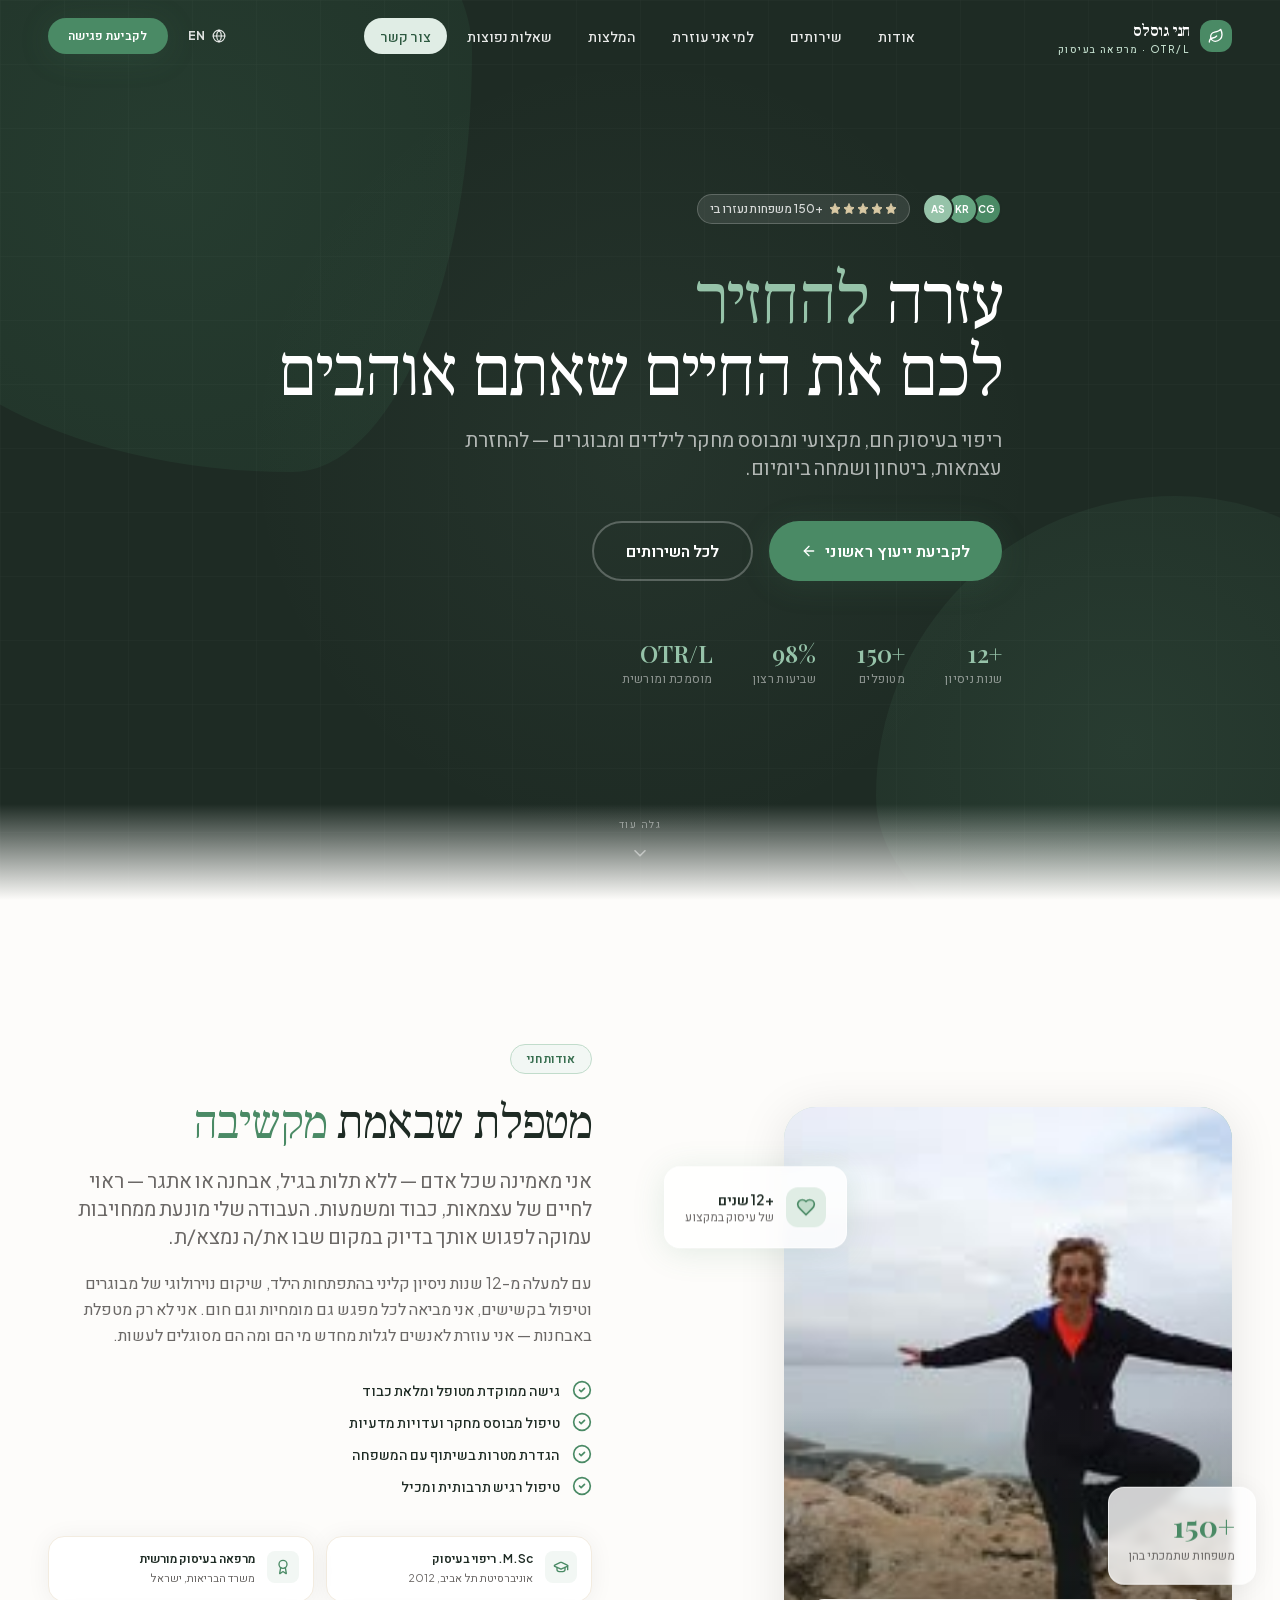
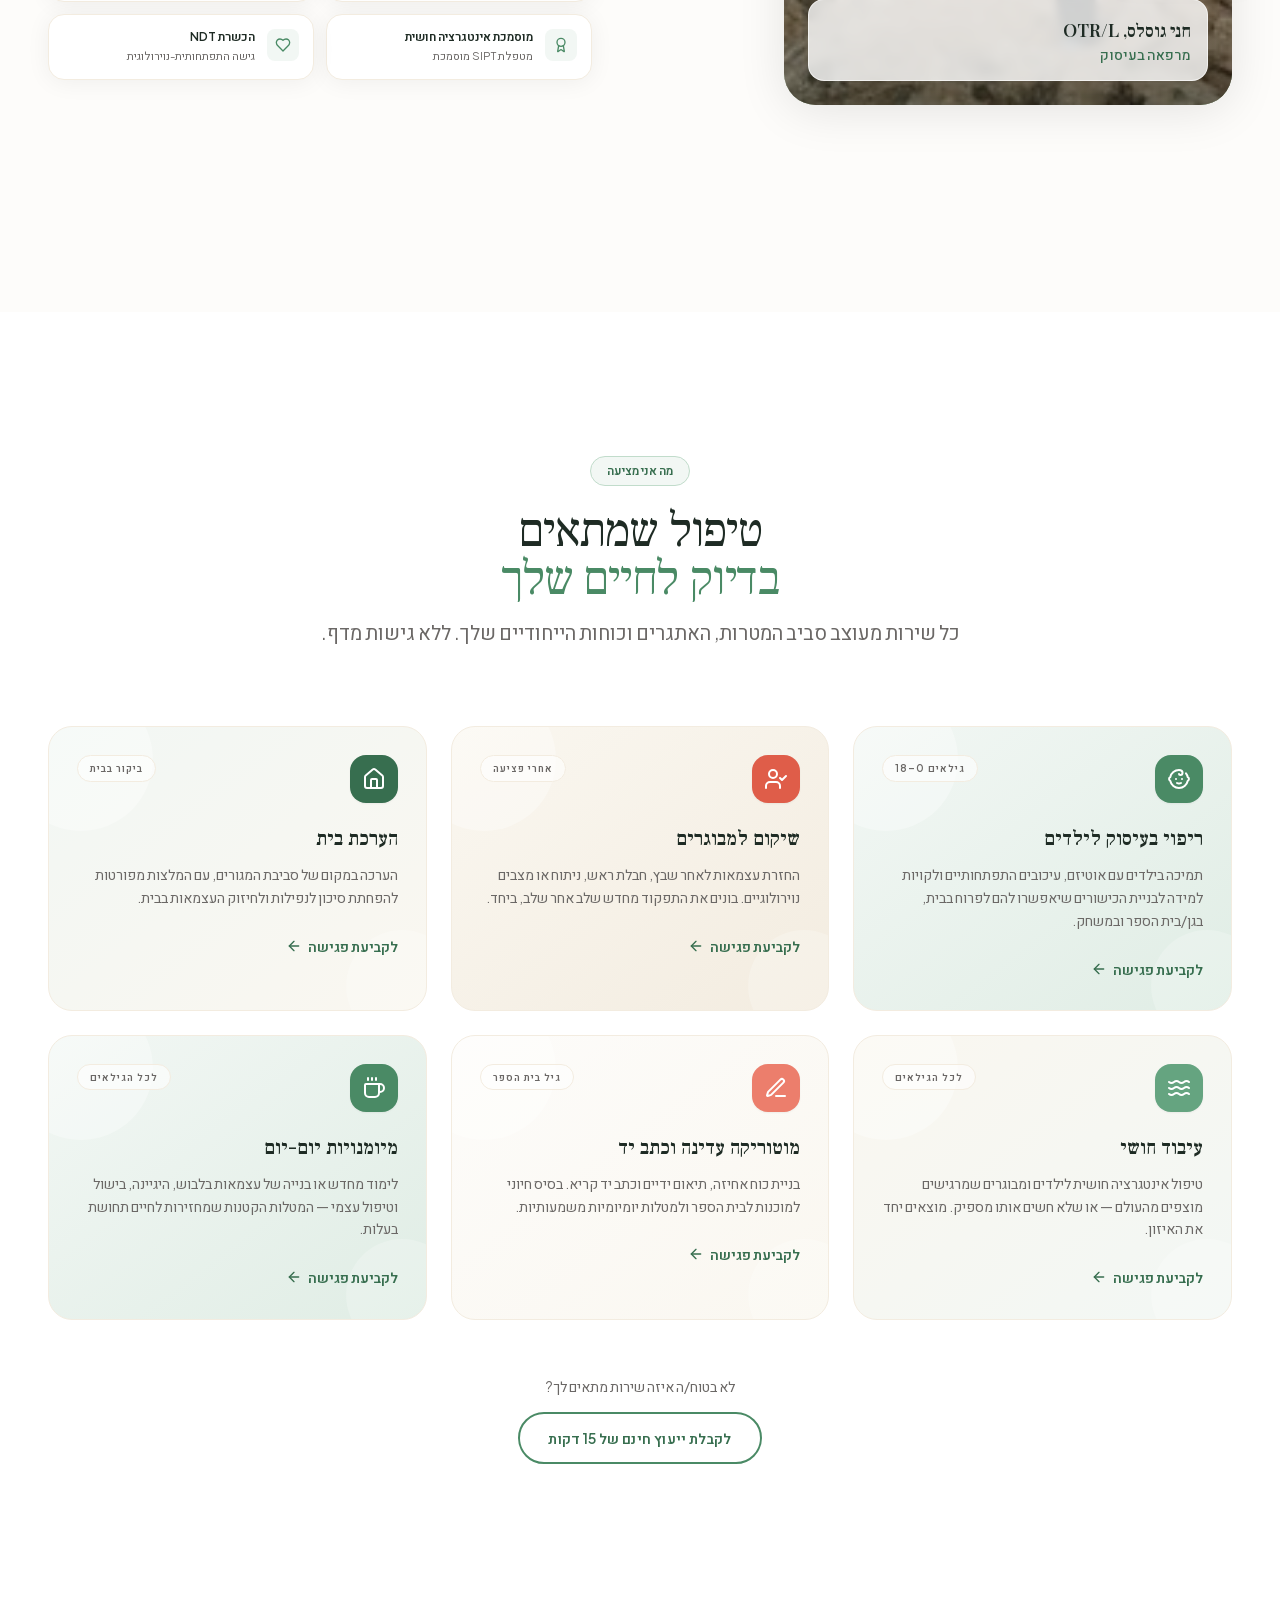
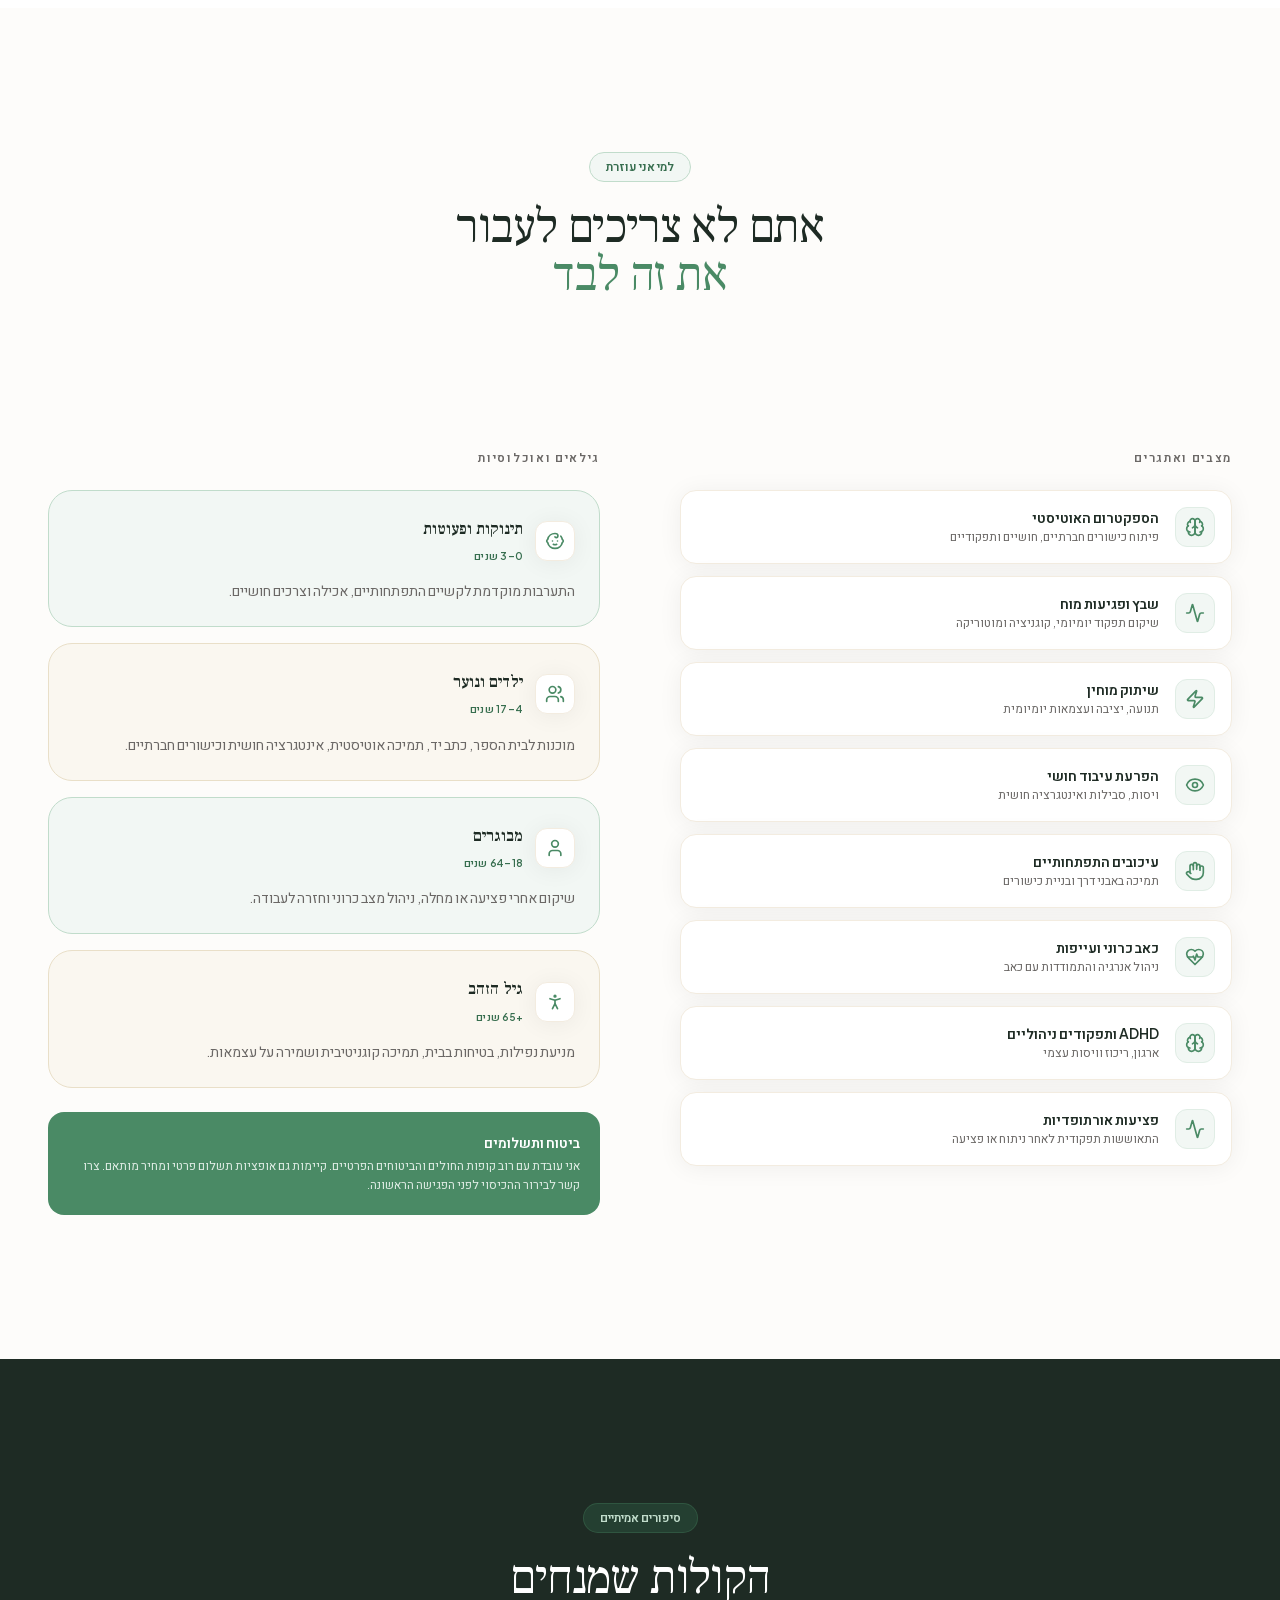
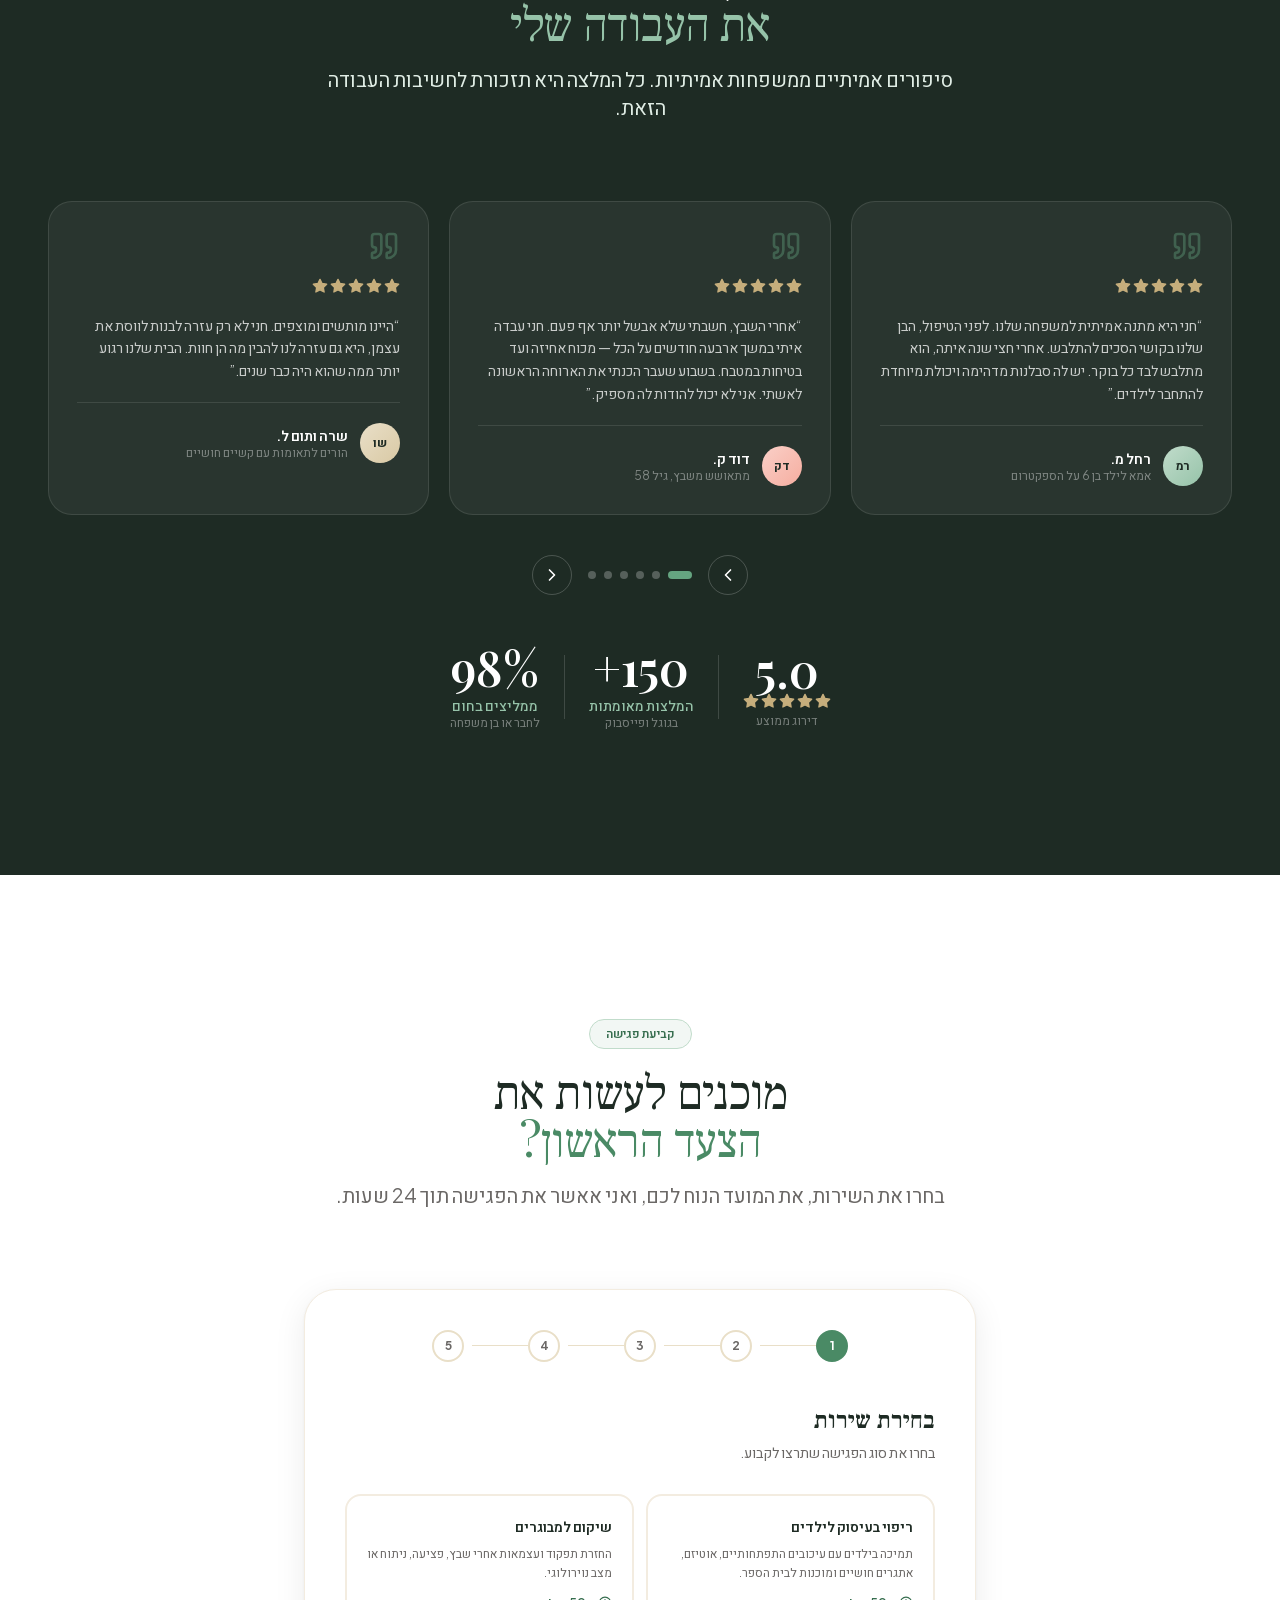
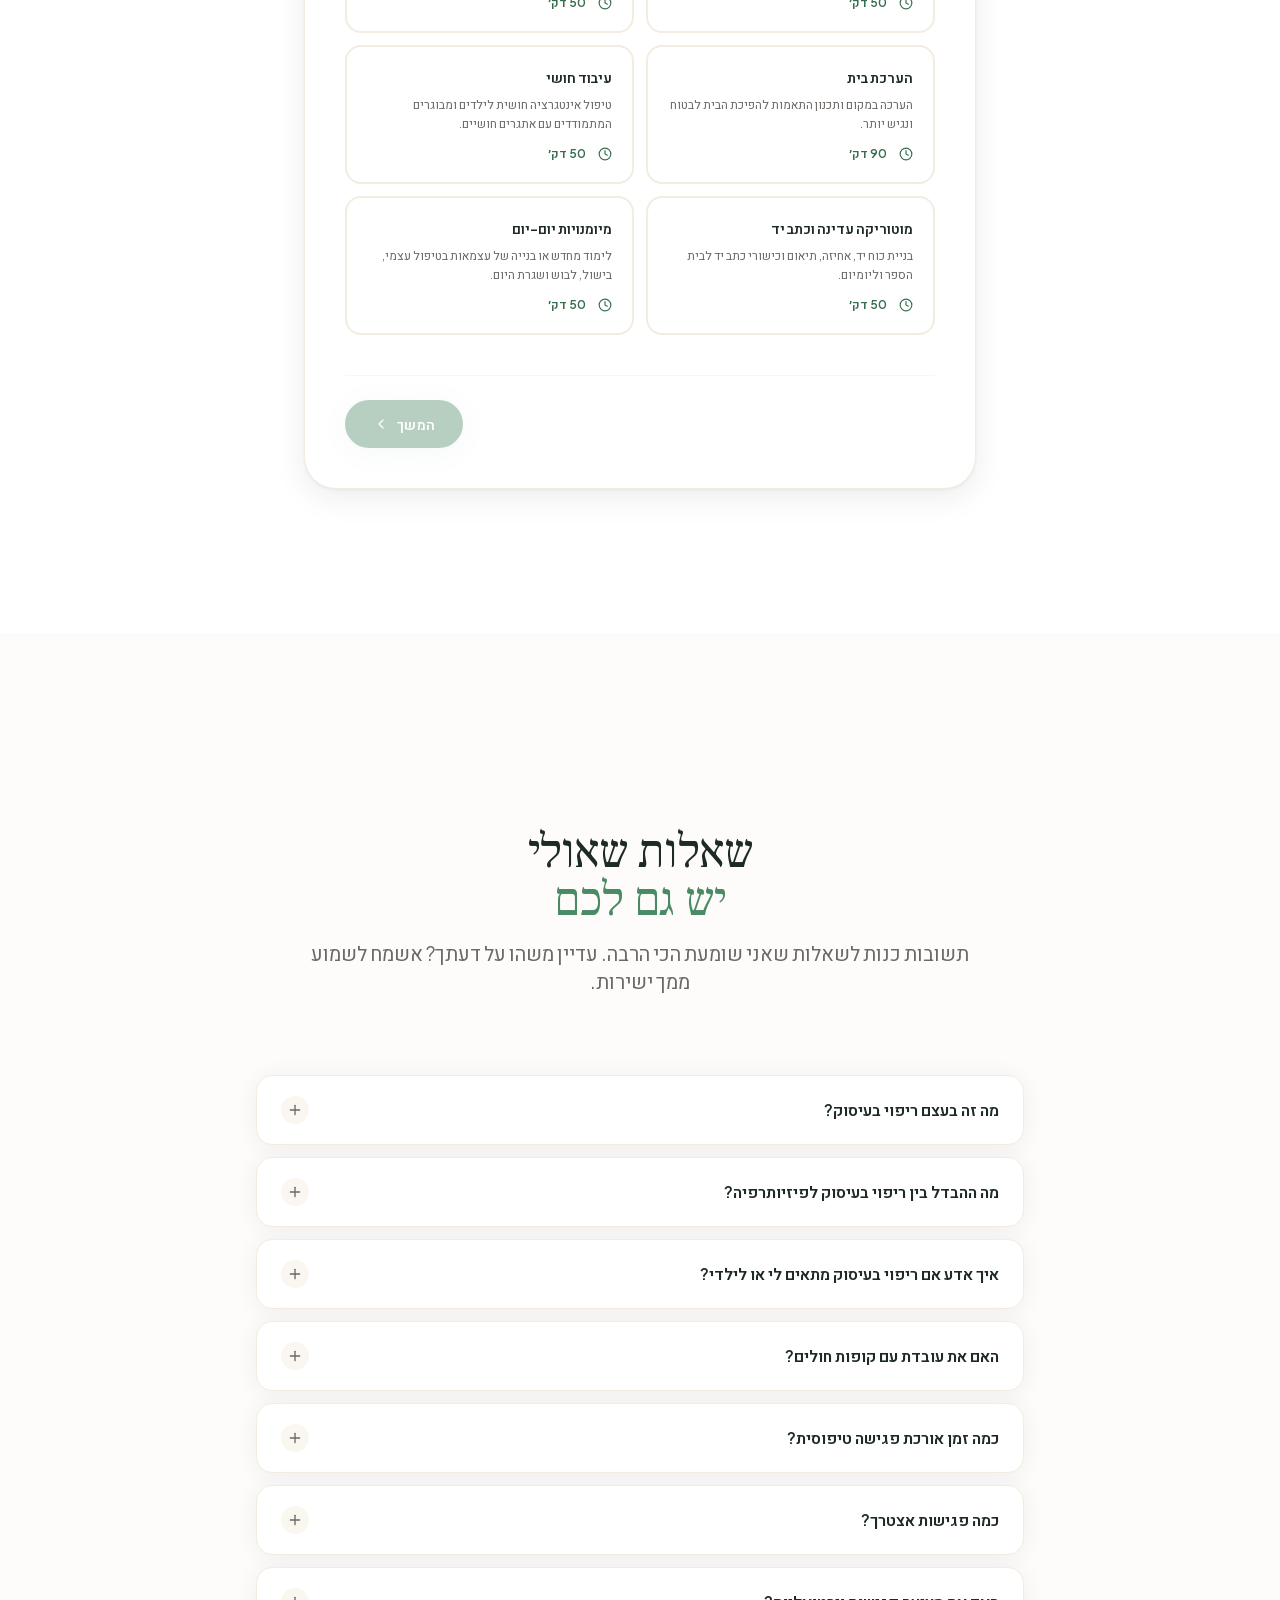
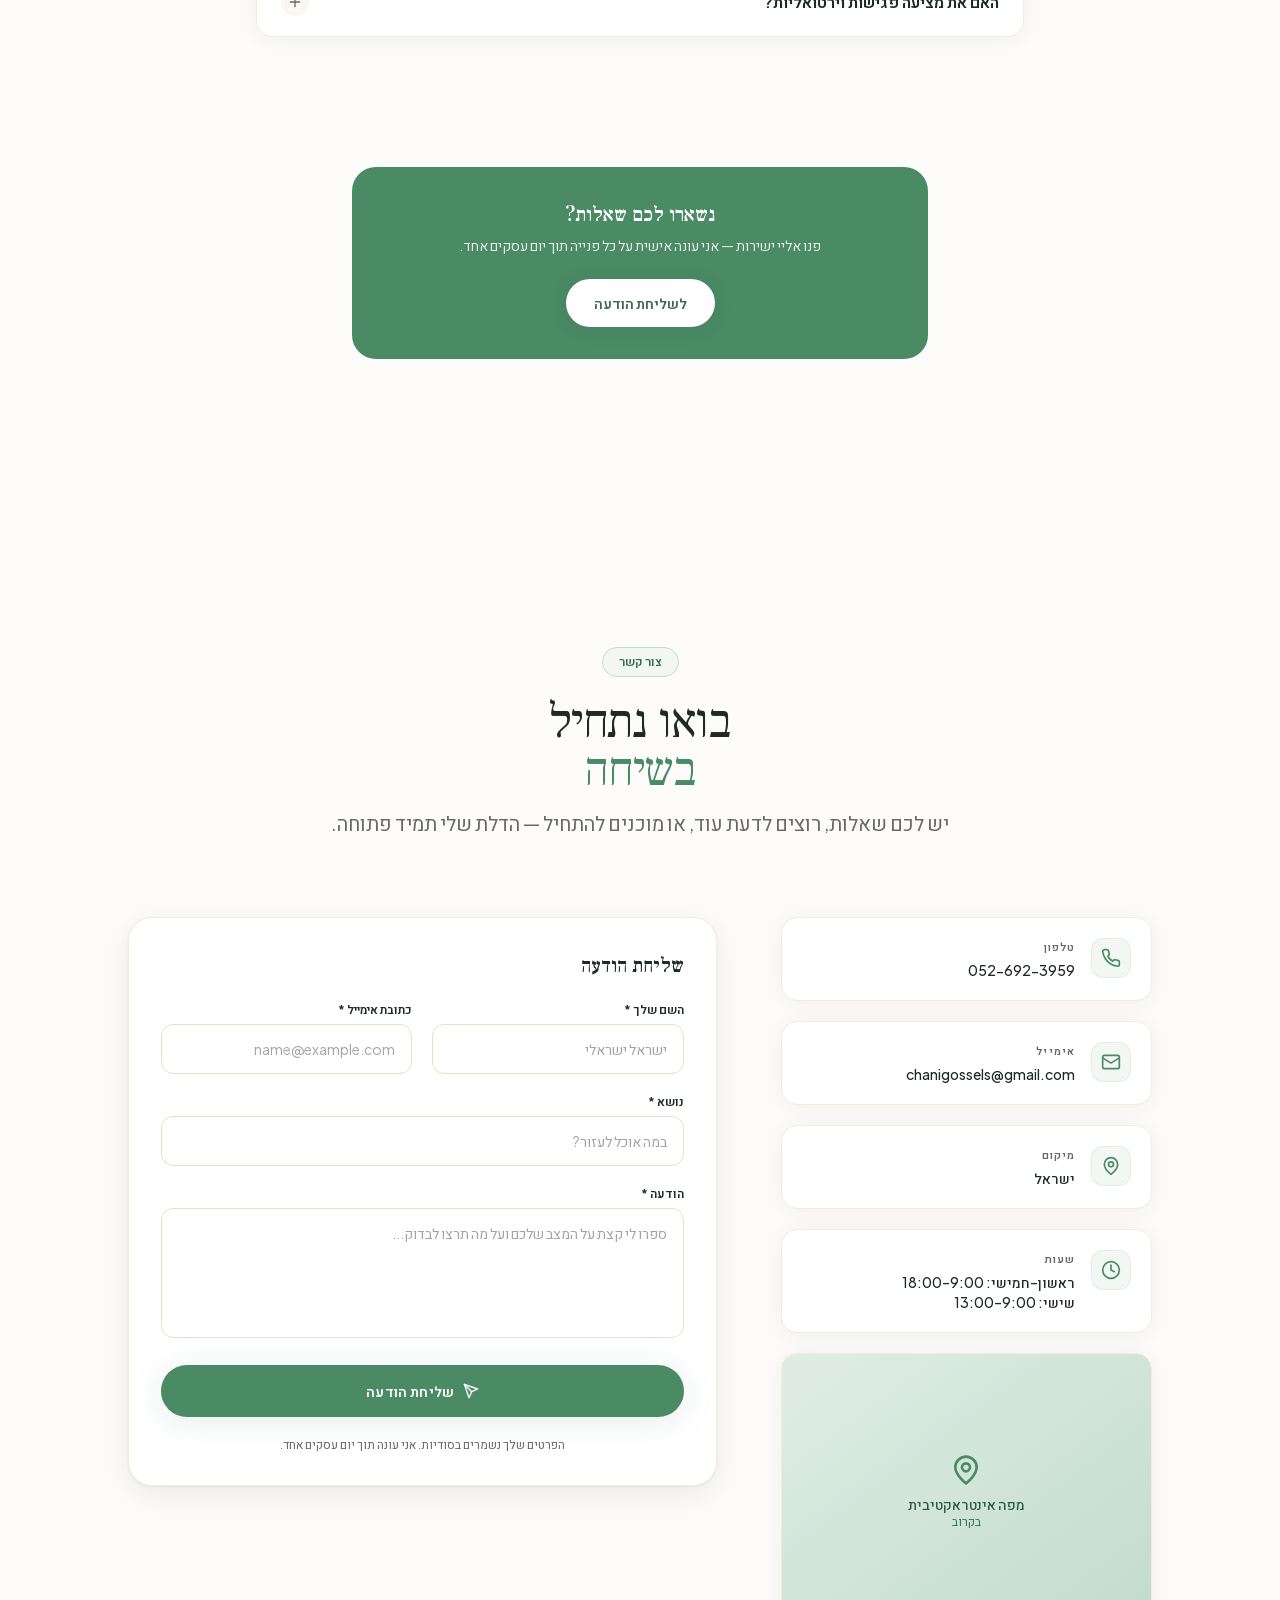
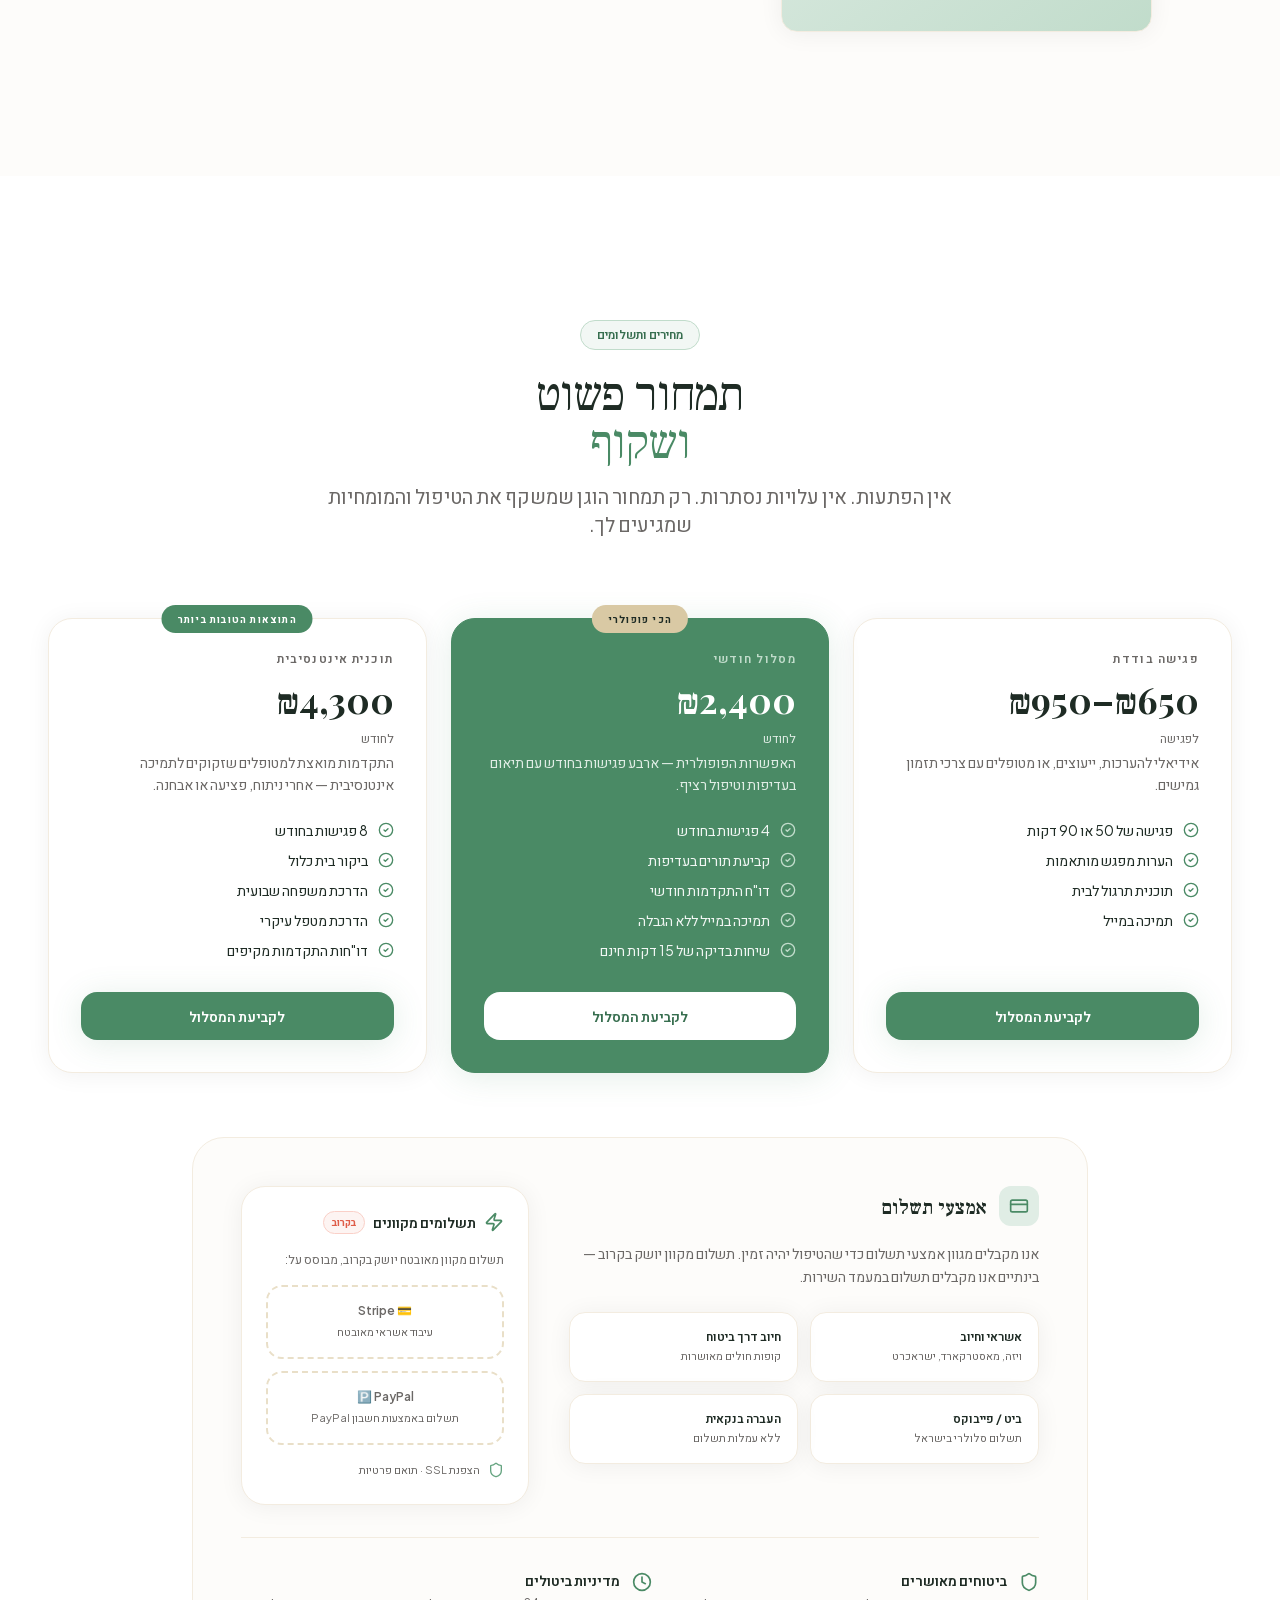
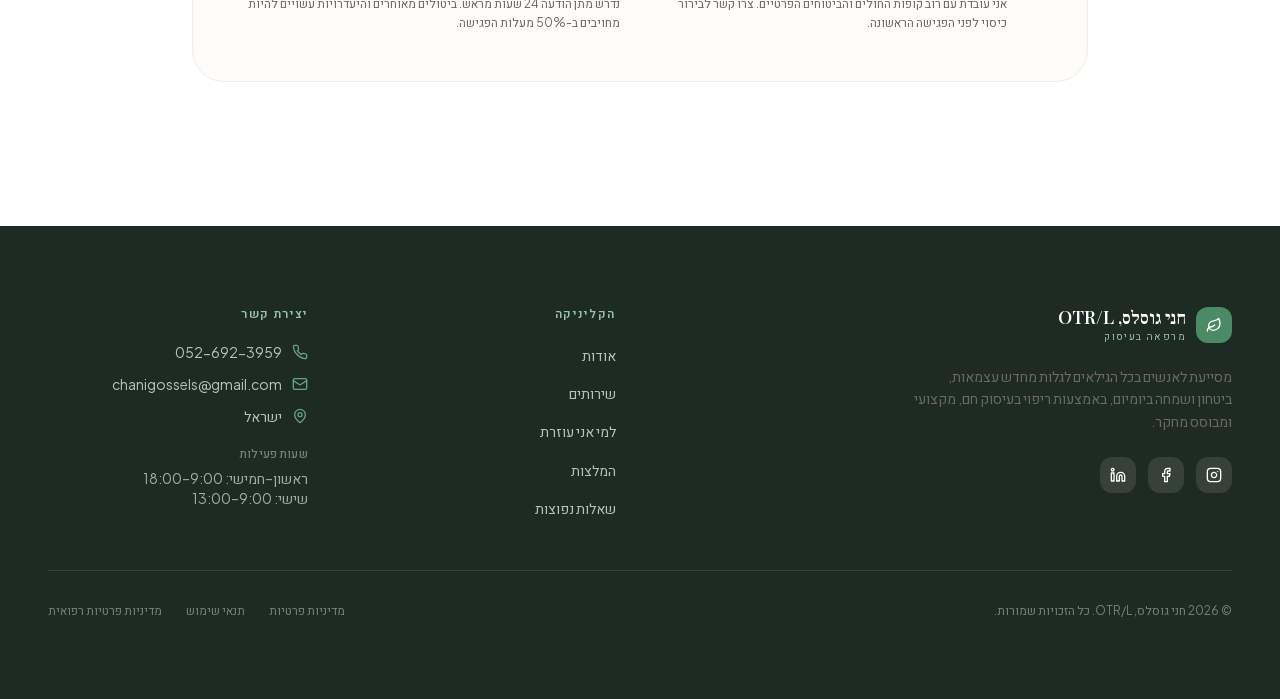
<file: index.html>
<!DOCTYPE html><html lang="he" dir="rtl" class="__variable_745915 __variable_2392b8 __variable_24b76c __variable_9c9fce"><head><meta charSet="utf-8"/><meta name="viewport" content="width=device-width, initial-scale=1"/><link rel="preload" as="image" href="/chani.jpg"/><link rel="stylesheet" href="/_next/static/css/98d1a6b50be79a62.css" data-precedence="next"/><link rel="stylesheet" href="/_next/static/css/c1a9d67709951187.css" data-precedence="next"/><link rel="preload" as="script" fetchPriority="low" href="/_next/static/chunks/webpack-978b318e55b15591.js"/><script src="/_next/static/chunks/fd9d1056-00bb33a35b5f8051.js" async=""></script><script src="/_next/static/chunks/23-67302c115777db21.js" async=""></script><script src="/_next/static/chunks/main-app-616c7e4fdebdd132.js" async=""></script><script src="/_next/static/chunks/711-89c81194ce8cc347.js" async=""></script><script src="/_next/static/chunks/590-c8e2a5e59a5b1eb1.js" async=""></script><script src="/_next/static/chunks/app/page-c038c988ebb702ad.js" async=""></script><script src="/_next/static/chunks/app/layout-37649fce7bedd5fb.js" async=""></script><meta name="theme-color" content="#4a8a65"/><title>Chani Gossels, OTR/L | חני גוסלס - מרפאה בעיסוק</title><meta name="description" content="Compassionate, evidence-based occupational therapy in Israel. ריפוי בעיסוק חם ומקצועי לילדים ומבוגרים בישראל."/><meta name="author" content="Chani Gossels, OTR/L"/><meta name="keywords" content="occupational therapist,OT,Israel,ריפוי בעיסוק,מרפאה בעיסוק,Chani Gossels,חני גוסלס"/><meta name="robots" content="index, follow"/><meta property="og:title" content="Chani Gossels, OTR/L | Occupational Therapist"/><meta property="og:description" content="Helping individuals of all ages reclaim independence, confidence, and joy."/><meta property="og:locale" content="he_IL"/><meta property="og:locale:alternate" content="en_US"/><meta property="og:type" content="website"/><meta name="twitter:card" content="summary"/><meta name="twitter:title" content="Chani Gossels, OTR/L | Occupational Therapist"/><meta name="twitter:description" content="Helping individuals of all ages reclaim independence, confidence, and joy."/><link rel="icon" href="/icon.svg?2260db845d65d9ea" type="image/svg+xml" sizes="any"/><script src="/_next/static/chunks/polyfills-78c92fac7aa8fdd8.js" noModule=""></script></head><body><header class="fixed top-0 left-0 right-0 z-50 transition-all duration-500 bg-transparent" style="transform:translateY(-80px)"><div class="container-base"><div class="flex items-center justify-between h-[72px]"><button class="flex items-center gap-2.5 group" aria-label="Home"><span class="w-8 h-8 rounded-xl bg-sage-500 flex items-center justify-center group-hover:bg-sage-600 transition-colors shrink-0"><svg xmlns="http://www.w3.org/2000/svg" width="24" height="24" viewBox="0 0 24 24" fill="none" stroke="currentColor" stroke-width="2" stroke-linecap="round" stroke-linejoin="round" class="lucide lucide-leaf w-4 h-4 text-white"><path d="M11 20A7 7 0 0 1 9.8 6.1C15.5 5 17 4.48 19 2c1 2 2 4.18 2 8 0 5.5-4.78 10-10 10Z"></path><path d="M2 21c0-3 1.85-5.36 5.08-6C9.5 14.52 12 13 13 12"></path></svg></span><div class="flex flex-col leading-none text-start"><span class="font-display font-semibold text-base tracking-tight transition-colors text-white">חני גוסלס</span><span class="text-[10px] tracking-[0.14em] font-medium transition-colors mt-0.5 text-sage-200">OTR/L<!-- --> · <!-- -->מרפאה בעיסוק</span></div></button><nav class="hidden lg:flex items-center gap-1"><button class="px-4 py-2 rounded-full text-sm font-medium transition-all duration-200 text-white/90 hover:text-white hover:bg-white/10">אודות</button><button class="px-4 py-2 rounded-full text-sm font-medium transition-all duration-200 text-white/90 hover:text-white hover:bg-white/10">שירותים</button><button class="px-4 py-2 rounded-full text-sm font-medium transition-all duration-200 text-white/90 hover:text-white hover:bg-white/10">למי אני עוזרת</button><button class="px-4 py-2 rounded-full text-sm font-medium transition-all duration-200 text-white/90 hover:text-white hover:bg-white/10">המלצות</button><button class="px-4 py-2 rounded-full text-sm font-medium transition-all duration-200 text-white/90 hover:text-white hover:bg-white/10">שאלות נפוצות</button><button class="px-4 py-2 rounded-full text-sm font-medium transition-all duration-200 text-white/90 hover:text-white hover:bg-white/10">צור קשר</button></nav><div class="flex items-center gap-2"><button class="flex items-center gap-1.5 px-3 py-2 rounded-full text-xs font-bold tracking-wider transition-all text-white/85 hover:text-white hover:bg-white/10" aria-label="Toggle language"><svg xmlns="http://www.w3.org/2000/svg" width="24" height="24" viewBox="0 0 24 24" fill="none" stroke="currentColor" stroke-width="2" stroke-linecap="round" stroke-linejoin="round" class="lucide lucide-globe w-3.5 h-3.5"><circle cx="12" cy="12" r="10"></circle><path d="M12 2a14.5 14.5 0 0 0 0 20 14.5 14.5 0 0 0 0-20"></path><path d="M2 12h20"></path></svg>EN</button><button class="hidden sm:flex btn-primary text-xs px-5 py-2.5">לקביעת פגישה</button><button class="lg:hidden p-2 rounded-xl transition-colors text-white hover:bg-white/10" aria-label="Toggle menu"><svg xmlns="http://www.w3.org/2000/svg" width="24" height="24" viewBox="0 0 24 24" fill="none" stroke="currentColor" stroke-width="2" stroke-linecap="round" stroke-linejoin="round" class="lucide lucide-menu w-5 h-5"><line x1="4" x2="20" y1="12" y2="12"></line><line x1="4" x2="20" y1="6" y2="6"></line><line x1="4" x2="20" y1="18" y2="18"></line></svg></button></div></div></div></header><main><section id="hero" class="relative h-screen min-h-[720px] flex flex-col overflow-hidden bg-warm-dark"><div class="absolute inset-0 pointer-events-none overflow-hidden"><div class="absolute -top-32 -left-32 w-[600px] h-[600px] blob opacity-[0.18] animate-float" style="background:radial-gradient(circle, #4a8a65 0%, #2d5940 100%)"></div><div class="absolute -bottom-24 -right-24 w-[500px] h-[500px] blob opacity-[0.14] animate-float-delayed" style="background:radial-gradient(circle, #65a480 0%, #375b46 100%)"></div><div class="absolute top-1/2 left-1/2 -translate-x-1/2 -translate-y-1/2 w-[800px] h-[800px] opacity-[0.06]" style="background:radial-gradient(circle, #96c3a9 0%, transparent 70%)"></div><div class="absolute inset-0 opacity-[0.04]" style="background-image:linear-gradient(rgba(255,255,255,0.5) 1px, transparent 1px), linear-gradient(90deg, rgba(255,255,255,0.5) 1px, transparent 1px);background-size:64px 64px"></div></div><div class="container-base relative z-10 flex-1 flex items-center pt-24 pb-8"><div class="max-w-4xl w-full"><div class="flex items-center gap-3 mb-8" style="opacity:0;transform:translateY(20px)"><div class="flex -space-x-2 rtl:space-x-reverse"><div class="w-8 h-8 rounded-full border-2 border-warm-dark flex items-center justify-center text-[10px] font-bold text-white" style="background:#4a8a65">CG</div><div class="w-8 h-8 rounded-full border-2 border-warm-dark flex items-center justify-center text-[10px] font-bold text-white" style="background:#65a480">KR</div><div class="w-8 h-8 rounded-full border-2 border-warm-dark flex items-center justify-center text-[10px] font-bold text-white" style="background:#96c3a9">AS</div></div><div class="flex items-center gap-1.5 bg-white/10 border border-white/20 rounded-full px-3 py-1.5"><div class="flex gap-0.5"><svg xmlns="http://www.w3.org/2000/svg" width="24" height="24" viewBox="0 0 24 24" fill="none" stroke="currentColor" stroke-width="2" stroke-linecap="round" stroke-linejoin="round" class="lucide lucide-star w-3 h-3 fill-cream-400 text-cream-400"><polygon points="12 2 15.09 8.26 22 9.27 17 14.14 18.18 21.02 12 17.77 5.82 21.02 7 14.14 2 9.27 8.91 8.26 12 2"></polygon></svg><svg xmlns="http://www.w3.org/2000/svg" width="24" height="24" viewBox="0 0 24 24" fill="none" stroke="currentColor" stroke-width="2" stroke-linecap="round" stroke-linejoin="round" class="lucide lucide-star w-3 h-3 fill-cream-400 text-cream-400"><polygon points="12 2 15.09 8.26 22 9.27 17 14.14 18.18 21.02 12 17.77 5.82 21.02 7 14.14 2 9.27 8.91 8.26 12 2"></polygon></svg><svg xmlns="http://www.w3.org/2000/svg" width="24" height="24" viewBox="0 0 24 24" fill="none" stroke="currentColor" stroke-width="2" stroke-linecap="round" stroke-linejoin="round" class="lucide lucide-star w-3 h-3 fill-cream-400 text-cream-400"><polygon points="12 2 15.09 8.26 22 9.27 17 14.14 18.18 21.02 12 17.77 5.82 21.02 7 14.14 2 9.27 8.91 8.26 12 2"></polygon></svg><svg xmlns="http://www.w3.org/2000/svg" width="24" height="24" viewBox="0 0 24 24" fill="none" stroke="currentColor" stroke-width="2" stroke-linecap="round" stroke-linejoin="round" class="lucide lucide-star w-3 h-3 fill-cream-400 text-cream-400"><polygon points="12 2 15.09 8.26 22 9.27 17 14.14 18.18 21.02 12 17.77 5.82 21.02 7 14.14 2 9.27 8.91 8.26 12 2"></polygon></svg><svg xmlns="http://www.w3.org/2000/svg" width="24" height="24" viewBox="0 0 24 24" fill="none" stroke="currentColor" stroke-width="2" stroke-linecap="round" stroke-linejoin="round" class="lucide lucide-star w-3 h-3 fill-cream-400 text-cream-400"><polygon points="12 2 15.09 8.26 22 9.27 17 14.14 18.18 21.02 12 17.77 5.82 21.02 7 14.14 2 9.27 8.91 8.26 12 2"></polygon></svg></div><span class="text-xs text-white/80 font-medium">+150 משפחות נעזרו בי</span></div></div><div style="opacity:0;transform:translateY(28px)"><h1 class="heading-xl text-white mb-6">עזרה<!-- --> <em class="not-italic text-sage-300">להחזיר</em><br class="hidden sm:block"/> <!-- -->לכם את החיים שאתם אוהבים</h1></div><p class="text-lg sm:text-xl text-white/65 leading-relaxed max-w-xl mb-10" style="opacity:0;transform:translateY(20px)">ריפוי בעיסוק חם, מקצועי ומבוסס מחקר לילדים ומבוגרים — להחזרת עצמאות, ביטחון ושמחה ביומיום.</p><div class="flex flex-wrap gap-4" style="opacity:0;transform:translateY(16px)"><button class="btn-primary text-base px-8 py-4">לקביעת ייעוץ ראשוני<svg xmlns="http://www.w3.org/2000/svg" width="24" height="24" viewBox="0 0 24 24" fill="none" stroke="currentColor" stroke-width="2" stroke-linecap="round" stroke-linejoin="round" class="lucide lucide-arrow-right w-4 h-4 rtl-flip"><path d="M5 12h14"></path><path d="m12 5 7 7-7 7"></path></svg></button><button class="inline-flex items-center gap-2 border-2 border-white/25 text-white hover:bg-white/10 font-semibold text-base px-8 py-4 rounded-full transition-all duration-300 hover:-translate-y-0.5">לכל השירותים</button></div><div class="mt-14 flex flex-wrap gap-x-10 gap-y-4" style="opacity:0"><div><p class="text-2xl font-display font-semibold text-sage-300">+12</p><p class="text-xs text-white/50 mt-0.5 tracking-wide ">שנות ניסיון</p></div><div><p class="text-2xl font-display font-semibold text-sage-300">+150</p><p class="text-xs text-white/50 mt-0.5 tracking-wide ">מטופלים</p></div><div><p class="text-2xl font-display font-semibold text-sage-300">98%</p><p class="text-xs text-white/50 mt-0.5 tracking-wide ">שביעות רצון</p></div><div><p class="text-2xl font-display font-semibold text-sage-300">OTR/L</p><p class="text-xs text-white/50 mt-0.5 tracking-wide ">מוסמכת ומורשית</p></div></div></div></div><button class="relative z-10 mx-auto mb-10 shrink-0 flex flex-col items-center gap-2 text-white/45 hover:text-white/80 transition-colors" aria-label="Scroll down" style="opacity:0"><span class="text-[10px] tracking-[0.15em] ">גלה עוד</span><div><svg xmlns="http://www.w3.org/2000/svg" width="24" height="24" viewBox="0 0 24 24" fill="none" stroke="currentColor" stroke-width="2" stroke-linecap="round" stroke-linejoin="round" class="lucide lucide-chevron-down w-5 h-5"><path d="m6 9 6 6 6-6"></path></svg></div></button><div class="absolute bottom-0 left-0 right-0 h-24 bg-gradient-to-t from-cream-50 to-transparent pointer-events-none"></div></section><section id="about" class="section-padding bg-cream-50"><div class="container-base"><div class="grid lg:grid-cols-2 gap-16 xl:gap-24 items-center"><div style="opacity:0;transform:translateX(-32px)"><div class="relative"><div class="relative rounded-4xl overflow-hidden aspect-[3/4] max-w-md mx-auto lg:mx-0 shadow-medium"><div class="absolute inset-0 bg-gradient-to-br from-sage-200 via-sage-300 to-sage-500"></div><img src="/chani.jpg" alt="חני גוסלס" class="absolute inset-0 w-full h-full object-cover" loading="eager"/><div class="absolute inset-0 bg-gradient-to-t from-warm-dark/55 via-transparent to-transparent"></div><div class="absolute bottom-6 left-6 right-6"><div class="glass-card p-4 rounded-2xl"><p class="font-display font-semibold text-warm-dark text-lg">חני גוסלס<!-- -->, <!-- -->OTR/L</p><p class="text-sage-600 text-sm font-medium">מרפאה בעיסוק</p></div></div></div><div class="absolute end-[-1.5rem] top-16 glass-card p-5 rounded-2xl shadow-warm hidden lg:block"><div class="flex items-center gap-3"><div class="w-10 h-10 rounded-xl bg-sage-100 flex items-center justify-center"><svg xmlns="http://www.w3.org/2000/svg" width="24" height="24" viewBox="0 0 24 24" fill="none" stroke="currentColor" stroke-width="2" stroke-linecap="round" stroke-linejoin="round" class="lucide lucide-heart w-5 h-5 text-sage-500 fill-sage-200"><path d="M19 14c1.49-1.46 3-3.21 3-5.5A5.5 5.5 0 0 0 16.5 3c-1.76 0-3 .5-4.5 2-1.5-1.5-2.74-2-4.5-2A5.5 5.5 0 0 0 2 8.5c0 2.3 1.5 4.05 3 5.5l7 7Z"></path></svg></div><div><p class="text-warm-dark font-semibold text-sm">+12 שנים</p><p class="text-warm-gray text-xs">של עיסוק במקצוע</p></div></div></div><div class="absolute start-[-1.5rem] bottom-32 glass-card p-5 rounded-2xl shadow-soft hidden lg:block"><p class="text-3xl font-display font-bold text-sage-500">+150</p><p class="text-warm-gray text-xs mt-1">משפחות שתמכתי בהן</p></div></div></div><div><div style="opacity:0;transform:translateY(32px)"><span class="label-tag">אודות חני</span></div><div style="opacity:0;transform:translateY(32px)"><h2 class="heading-lg text-warm-dark mt-5 mb-6">מטפלת שבאמת<!-- --> <em class="not-italic text-sage-500">מקשיבה</em></h2></div><div style="opacity:0;transform:translateY(32px)"><p class="body-lg mb-5">אני מאמינה שכל אדם — ללא תלות בגיל, אבחנה או אתגר — ראוי לחיים של עצמאות, כבוד ומשמעות. העבודה שלי מונעת ממחויבות עמוקה לפגוש אותך בדיוק במקום שבו את/ה נמצא/ת.</p></div><div style="opacity:0;transform:translateY(32px)"><p class="text-base leading-relaxed text-warm-gray mb-8">עם למעלה מ-12 שנות ניסיון קליני בהתפתחות הילד, שיקום נוירולוגי של מבוגרים וטיפול בקשישים, אני מביאה לכל מפגש גם מומחיות וגם חום. אני לא רק מטפלת באבחנות — אני עוזרת לאנשים לגלות מחדש מי הם ומה הם מסוגלים לעשות.</p></div><div style="opacity:0;transform:translateY(32px)"><ul class="space-y-3 mb-10"><li class="flex items-center gap-3"><svg xmlns="http://www.w3.org/2000/svg" width="24" height="24" viewBox="0 0 24 24" fill="none" stroke="currentColor" stroke-width="2" stroke-linecap="round" stroke-linejoin="round" class="lucide lucide-circle-check w-5 h-5 text-sage-500 shrink-0"><circle cx="12" cy="12" r="10"></circle><path d="m9 12 2 2 4-4"></path></svg><span class="text-sm text-warm-dark font-medium">גישה ממוקדת מטופל ומלאת כבוד</span></li><li class="flex items-center gap-3"><svg xmlns="http://www.w3.org/2000/svg" width="24" height="24" viewBox="0 0 24 24" fill="none" stroke="currentColor" stroke-width="2" stroke-linecap="round" stroke-linejoin="round" class="lucide lucide-circle-check w-5 h-5 text-sage-500 shrink-0"><circle cx="12" cy="12" r="10"></circle><path d="m9 12 2 2 4-4"></path></svg><span class="text-sm text-warm-dark font-medium">טיפול מבוסס מחקר ועדויות מדעיות</span></li><li class="flex items-center gap-3"><svg xmlns="http://www.w3.org/2000/svg" width="24" height="24" viewBox="0 0 24 24" fill="none" stroke="currentColor" stroke-width="2" stroke-linecap="round" stroke-linejoin="round" class="lucide lucide-circle-check w-5 h-5 text-sage-500 shrink-0"><circle cx="12" cy="12" r="10"></circle><path d="m9 12 2 2 4-4"></path></svg><span class="text-sm text-warm-dark font-medium">הגדרת מטרות בשיתוף עם המשפחה</span></li><li class="flex items-center gap-3"><svg xmlns="http://www.w3.org/2000/svg" width="24" height="24" viewBox="0 0 24 24" fill="none" stroke="currentColor" stroke-width="2" stroke-linecap="round" stroke-linejoin="round" class="lucide lucide-circle-check w-5 h-5 text-sage-500 shrink-0"><circle cx="12" cy="12" r="10"></circle><path d="m9 12 2 2 4-4"></path></svg><span class="text-sm text-warm-dark font-medium">טיפול רגיש תרבותית ומכיל</span></li></ul></div><div style="opacity:0;transform:translateY(32px)"><div class="grid grid-cols-1 sm:grid-cols-2 gap-3 mb-10"><div class="flex items-start gap-3 p-3.5 rounded-2xl bg-white border border-cream-200 shadow-soft"><div class="w-8 h-8 rounded-lg bg-sage-50 flex items-center justify-center shrink-0"><svg xmlns="http://www.w3.org/2000/svg" width="24" height="24" viewBox="0 0 24 24" fill="none" stroke="currentColor" stroke-width="2" stroke-linecap="round" stroke-linejoin="round" class="lucide lucide-graduation-cap w-4 h-4 text-sage-500"><path d="M21.42 10.922a1 1 0 0 0-.019-1.838L12.83 5.18a2 2 0 0 0-1.66 0L2.6 9.08a1 1 0 0 0 0 1.832l8.57 3.908a2 2 0 0 0 1.66 0z"></path><path d="M22 10v6"></path><path d="M6 12.5V16a6 3 0 0 0 12 0v-3.5"></path></svg></div><div><p class="text-xs font-semibold text-warm-dark">M.Sc. ריפוי בעיסוק</p><p class="text-[11px] text-warm-gray mt-0.5">אוניברסיטת תל אביב, 2012</p></div></div><div class="flex items-start gap-3 p-3.5 rounded-2xl bg-white border border-cream-200 shadow-soft"><div class="w-8 h-8 rounded-lg bg-sage-50 flex items-center justify-center shrink-0"><svg xmlns="http://www.w3.org/2000/svg" width="24" height="24" viewBox="0 0 24 24" fill="none" stroke="currentColor" stroke-width="2" stroke-linecap="round" stroke-linejoin="round" class="lucide lucide-award w-4 h-4 text-sage-500"><path d="m15.477 12.89 1.515 8.526a.5.5 0 0 1-.81.47l-3.58-2.687a1 1 0 0 0-1.197 0l-3.586 2.686a.5.5 0 0 1-.81-.469l1.514-8.526"></path><circle cx="12" cy="8" r="6"></circle></svg></div><div><p class="text-xs font-semibold text-warm-dark">מרפאה בעיסוק מורשית</p><p class="text-[11px] text-warm-gray mt-0.5">משרד הבריאות, ישראל</p></div></div><div class="flex items-start gap-3 p-3.5 rounded-2xl bg-white border border-cream-200 shadow-soft"><div class="w-8 h-8 rounded-lg bg-sage-50 flex items-center justify-center shrink-0"><svg xmlns="http://www.w3.org/2000/svg" width="24" height="24" viewBox="0 0 24 24" fill="none" stroke="currentColor" stroke-width="2" stroke-linecap="round" stroke-linejoin="round" class="lucide lucide-award w-4 h-4 text-sage-500"><path d="m15.477 12.89 1.515 8.526a.5.5 0 0 1-.81.47l-3.58-2.687a1 1 0 0 0-1.197 0l-3.586 2.686a.5.5 0 0 1-.81-.469l1.514-8.526"></path><circle cx="12" cy="8" r="6"></circle></svg></div><div><p class="text-xs font-semibold text-warm-dark">מוסמכת אינטגרציה חושית</p><p class="text-[11px] text-warm-gray mt-0.5">מטפלת SIPT מוסמכת</p></div></div><div class="flex items-start gap-3 p-3.5 rounded-2xl bg-white border border-cream-200 shadow-soft"><div class="w-8 h-8 rounded-lg bg-sage-50 flex items-center justify-center shrink-0"><svg xmlns="http://www.w3.org/2000/svg" width="24" height="24" viewBox="0 0 24 24" fill="none" stroke="currentColor" stroke-width="2" stroke-linecap="round" stroke-linejoin="round" class="lucide lucide-heart w-4 h-4 text-sage-500"><path d="M19 14c1.49-1.46 3-3.21 3-5.5A5.5 5.5 0 0 0 16.5 3c-1.76 0-3 .5-4.5 2-1.5-1.5-2.74-2-4.5-2A5.5 5.5 0 0 0 2 8.5c0 2.3 1.5 4.05 3 5.5l7 7Z"></path></svg></div><div><p class="text-xs font-semibold text-warm-dark">הכשרת NDT</p><p class="text-[11px] text-warm-gray mt-0.5">גישה התפתחותית-נוירולוגית</p></div></div></div></div><div style="opacity:0;transform:translateY(32px)"><button class="btn-primary">בואו נתחיל בשיחה</button></div></div></div></div></section><section id="services" class="section-padding bg-white"><div class="container-base"><div class="text-center mb-14 lg:mb-20"><div style="opacity:0;transform:translateY(32px)"><span class="label-tag">מה אני מציעה</span></div><div style="opacity:0;transform:translateY(32px)"><h2 class="heading-lg mt-4 text-warm-dark">טיפול שמתאים<br/><em class="not-italic text-sage-500">בדיוק לחיים שלך</em></h2></div><div style="opacity:0;transform:translateY(32px)"><p class="body-lg mt-5 max-w-2xl mx-auto">כל שירות מעוצב סביב המטרות, האתגרים וכוחות הייחודיים שלך. ללא גישות מדף.</p></div></div><div class="grid sm:grid-cols-2 lg:grid-cols-3 gap-6"><div style="opacity:0;transform:translateY(32px)"><div class="relative group rounded-3xl bg-gradient-to-br from-sage-50 to-sage-100 p-7 border border-cream-200 overflow-hidden cursor-pointer h-full flex flex-col"><div class="absolute -top-10 -end-10 w-36 h-36 rounded-full bg-white/30 group-hover:bg-white/40 transition-colors"></div><div class="absolute -bottom-8 -start-8 w-28 h-28 rounded-full bg-white/20"></div><div class="relative"><div class="flex items-start justify-between mb-5"><div class="w-12 h-12 rounded-2xl bg-sage-500 flex items-center justify-center shadow-sm"><svg xmlns="http://www.w3.org/2000/svg" width="24" height="24" viewBox="0 0 24 24" fill="none" stroke="currentColor" stroke-width="2" stroke-linecap="round" stroke-linejoin="round" class="lucide lucide-baby w-6 h-6 text-white"><path d="M9 12h.01"></path><path d="M15 12h.01"></path><path d="M10 16c.5.3 1.2.5 2 .5s1.5-.2 2-.5"></path><path d="M19 6.3a9 9 0 0 1 1.8 3.9 2 2 0 0 1 0 3.6 9 9 0 0 1-17.6 0 2 2 0 0 1 0-3.6A9 9 0 0 1 12 3c2 0 3.5 1.1 3.5 2.5s-.9 2.5-2 2.5c-.8 0-1.5-.4-1.5-1"></path></svg></div><span class="text-[10px] font-semibold tracking-[0.1em] text-warm-gray bg-white/60 border border-cream-200 rounded-full px-3 py-1">גילאים 0–18</span></div><h3 class="font-display text-xl font-semibold text-warm-dark mb-3">ריפוי בעיסוק לילדים</h3><p class="text-sm text-warm-gray leading-relaxed flex-1 mb-6">תמיכה בילדים עם אוטיזם, עיכובים התפתחותיים ולקויות למידה לבניית הכישורים שיאפשרו להם לפרוח בבית, בגן/בית הספר ובמשחק.</p><button class="inline-flex items-center gap-1.5 text-sage-600 font-semibold text-sm group-hover:gap-2.5 transition-all">לקביעת פגישה<svg xmlns="http://www.w3.org/2000/svg" width="24" height="24" viewBox="0 0 24 24" fill="none" stroke="currentColor" stroke-width="2" stroke-linecap="round" stroke-linejoin="round" class="lucide lucide-arrow-right w-4 h-4 rtl-flip"><path d="M5 12h14"></path><path d="m12 5 7 7-7 7"></path></svg></button></div></div></div><div style="opacity:0;transform:translateY(32px)"><div class="relative group rounded-3xl bg-gradient-to-br from-cream-100 to-cream-200 p-7 border border-cream-200 overflow-hidden cursor-pointer h-full flex flex-col"><div class="absolute -top-10 -end-10 w-36 h-36 rounded-full bg-white/30 group-hover:bg-white/40 transition-colors"></div><div class="absolute -bottom-8 -start-8 w-28 h-28 rounded-full bg-white/20"></div><div class="relative"><div class="flex items-start justify-between mb-5"><div class="w-12 h-12 rounded-2xl bg-clay-500 flex items-center justify-center shadow-sm"><svg xmlns="http://www.w3.org/2000/svg" width="24" height="24" viewBox="0 0 24 24" fill="none" stroke="currentColor" stroke-width="2" stroke-linecap="round" stroke-linejoin="round" class="lucide lucide-user-check w-6 h-6 text-white"><path d="M16 21v-2a4 4 0 0 0-4-4H6a4 4 0 0 0-4 4v2"></path><circle cx="9" cy="7" r="4"></circle><polyline points="16 11 18 13 22 9"></polyline></svg></div><span class="text-[10px] font-semibold tracking-[0.1em] text-warm-gray bg-white/60 border border-cream-200 rounded-full px-3 py-1">אחרי פציעה</span></div><h3 class="font-display text-xl font-semibold text-warm-dark mb-3">שיקום למבוגרים</h3><p class="text-sm text-warm-gray leading-relaxed flex-1 mb-6">החזרת עצמאות לאחר שבץ, חבלת ראש, ניתוח או מצבים נוירולוגיים. בונים את התפקוד מחדש שלב אחר שלב, ביחד.</p><button class="inline-flex items-center gap-1.5 text-sage-600 font-semibold text-sm group-hover:gap-2.5 transition-all">לקביעת פגישה<svg xmlns="http://www.w3.org/2000/svg" width="24" height="24" viewBox="0 0 24 24" fill="none" stroke="currentColor" stroke-width="2" stroke-linecap="round" stroke-linejoin="round" class="lucide lucide-arrow-right w-4 h-4 rtl-flip"><path d="M5 12h14"></path><path d="m12 5 7 7-7 7"></path></svg></button></div></div></div><div style="opacity:0;transform:translateY(32px)"><div class="relative group rounded-3xl bg-gradient-to-br from-sage-50 to-cream-100 p-7 border border-cream-200 overflow-hidden cursor-pointer h-full flex flex-col"><div class="absolute -top-10 -end-10 w-36 h-36 rounded-full bg-white/30 group-hover:bg-white/40 transition-colors"></div><div class="absolute -bottom-8 -start-8 w-28 h-28 rounded-full bg-white/20"></div><div class="relative"><div class="flex items-start justify-between mb-5"><div class="w-12 h-12 rounded-2xl bg-sage-600 flex items-center justify-center shadow-sm"><svg xmlns="http://www.w3.org/2000/svg" width="24" height="24" viewBox="0 0 24 24" fill="none" stroke="currentColor" stroke-width="2" stroke-linecap="round" stroke-linejoin="round" class="lucide lucide-house w-6 h-6 text-white"><path d="M15 21v-8a1 1 0 0 0-1-1h-4a1 1 0 0 0-1 1v8"></path><path d="M3 10a2 2 0 0 1 .709-1.528l7-5.999a2 2 0 0 1 2.582 0l7 5.999A2 2 0 0 1 21 10v9a2 2 0 0 1-2 2H5a2 2 0 0 1-2-2z"></path></svg></div><span class="text-[10px] font-semibold tracking-[0.1em] text-warm-gray bg-white/60 border border-cream-200 rounded-full px-3 py-1">ביקור בבית</span></div><h3 class="font-display text-xl font-semibold text-warm-dark mb-3">הערכת בית</h3><p class="text-sm text-warm-gray leading-relaxed flex-1 mb-6">הערכה במקום של סביבת המגורים, עם המלצות מפורטות להפחתת סיכון לנפילות ולחיזוק העצמאות בבית.</p><button class="inline-flex items-center gap-1.5 text-sage-600 font-semibold text-sm group-hover:gap-2.5 transition-all">לקביעת פגישה<svg xmlns="http://www.w3.org/2000/svg" width="24" height="24" viewBox="0 0 24 24" fill="none" stroke="currentColor" stroke-width="2" stroke-linecap="round" stroke-linejoin="round" class="lucide lucide-arrow-right w-4 h-4 rtl-flip"><path d="M5 12h14"></path><path d="m12 5 7 7-7 7"></path></svg></button></div></div></div><div style="opacity:0;transform:translateY(32px)"><div class="relative group rounded-3xl bg-gradient-to-br from-cream-100 to-sage-50 p-7 border border-cream-200 overflow-hidden cursor-pointer h-full flex flex-col"><div class="absolute -top-10 -end-10 w-36 h-36 rounded-full bg-white/30 group-hover:bg-white/40 transition-colors"></div><div class="absolute -bottom-8 -start-8 w-28 h-28 rounded-full bg-white/20"></div><div class="relative"><div class="flex items-start justify-between mb-5"><div class="w-12 h-12 rounded-2xl bg-sage-400 flex items-center justify-center shadow-sm"><svg xmlns="http://www.w3.org/2000/svg" width="24" height="24" viewBox="0 0 24 24" fill="none" stroke="currentColor" stroke-width="2" stroke-linecap="round" stroke-linejoin="round" class="lucide lucide-waves w-6 h-6 text-white"><path d="M2 6c.6.5 1.2 1 2.5 1C7 7 7 5 9.5 5c2.6 0 2.4 2 5 2 2.5 0 2.5-2 5-2 1.3 0 1.9.5 2.5 1"></path><path d="M2 12c.6.5 1.2 1 2.5 1 2.5 0 2.5-2 5-2 2.6 0 2.4 2 5 2 2.5 0 2.5-2 5-2 1.3 0 1.9.5 2.5 1"></path><path d="M2 18c.6.5 1.2 1 2.5 1 2.5 0 2.5-2 5-2 2.6 0 2.4 2 5 2 2.5 0 2.5-2 5-2 1.3 0 1.9.5 2.5 1"></path></svg></div><span class="text-[10px] font-semibold tracking-[0.1em] text-warm-gray bg-white/60 border border-cream-200 rounded-full px-3 py-1">לכל הגילאים</span></div><h3 class="font-display text-xl font-semibold text-warm-dark mb-3">עיבוד חושי</h3><p class="text-sm text-warm-gray leading-relaxed flex-1 mb-6">טיפול אינטגרציה חושית לילדים ומבוגרים שמרגישים מוצפים מהעולם — או שלא חשים אותו מספיק. מוצאים יחד את האיזון.</p><button class="inline-flex items-center gap-1.5 text-sage-600 font-semibold text-sm group-hover:gap-2.5 transition-all">לקביעת פגישה<svg xmlns="http://www.w3.org/2000/svg" width="24" height="24" viewBox="0 0 24 24" fill="none" stroke="currentColor" stroke-width="2" stroke-linecap="round" stroke-linejoin="round" class="lucide lucide-arrow-right w-4 h-4 rtl-flip"><path d="M5 12h14"></path><path d="m12 5 7 7-7 7"></path></svg></button></div></div></div><div style="opacity:0;transform:translateY(32px)"><div class="relative group rounded-3xl bg-gradient-to-br from-cream-50 to-cream-100 p-7 border border-cream-200 overflow-hidden cursor-pointer h-full flex flex-col"><div class="absolute -top-10 -end-10 w-36 h-36 rounded-full bg-white/30 group-hover:bg-white/40 transition-colors"></div><div class="absolute -bottom-8 -start-8 w-28 h-28 rounded-full bg-white/20"></div><div class="relative"><div class="flex items-start justify-between mb-5"><div class="w-12 h-12 rounded-2xl bg-clay-400 flex items-center justify-center shadow-sm"><svg xmlns="http://www.w3.org/2000/svg" width="24" height="24" viewBox="0 0 24 24" fill="none" stroke="currentColor" stroke-width="2" stroke-linecap="round" stroke-linejoin="round" class="lucide lucide-pen-line w-6 h-6 text-white"><path d="M12 20h9"></path><path d="M16.376 3.622a1 1 0 0 1 3.002 3.002L7.368 18.635a2 2 0 0 1-.855.506l-2.872.838a.5.5 0 0 1-.62-.62l.838-2.872a2 2 0 0 1 .506-.854z"></path></svg></div><span class="text-[10px] font-semibold tracking-[0.1em] text-warm-gray bg-white/60 border border-cream-200 rounded-full px-3 py-1">גיל בית הספר</span></div><h3 class="font-display text-xl font-semibold text-warm-dark mb-3">מוטוריקה עדינה וכתב יד</h3><p class="text-sm text-warm-gray leading-relaxed flex-1 mb-6">בניית כוח אחיזה, תיאום ידיים וכתב יד קריא. בסיס חיוני למוכנות לבית הספר ולמטלות יומיומיות משמעותיות.</p><button class="inline-flex items-center gap-1.5 text-sage-600 font-semibold text-sm group-hover:gap-2.5 transition-all">לקביעת פגישה<svg xmlns="http://www.w3.org/2000/svg" width="24" height="24" viewBox="0 0 24 24" fill="none" stroke="currentColor" stroke-width="2" stroke-linecap="round" stroke-linejoin="round" class="lucide lucide-arrow-right w-4 h-4 rtl-flip"><path d="M5 12h14"></path><path d="m12 5 7 7-7 7"></path></svg></button></div></div></div><div style="opacity:0;transform:translateY(32px)"><div class="relative group rounded-3xl bg-gradient-to-br from-sage-50 to-sage-100 p-7 border border-cream-200 overflow-hidden cursor-pointer h-full flex flex-col"><div class="absolute -top-10 -end-10 w-36 h-36 rounded-full bg-white/30 group-hover:bg-white/40 transition-colors"></div><div class="absolute -bottom-8 -start-8 w-28 h-28 rounded-full bg-white/20"></div><div class="relative"><div class="flex items-start justify-between mb-5"><div class="w-12 h-12 rounded-2xl bg-sage-500 flex items-center justify-center shadow-sm"><svg xmlns="http://www.w3.org/2000/svg" width="24" height="24" viewBox="0 0 24 24" fill="none" stroke="currentColor" stroke-width="2" stroke-linecap="round" stroke-linejoin="round" class="lucide lucide-coffee w-6 h-6 text-white"><path d="M10 2v2"></path><path d="M14 2v2"></path><path d="M16 8a1 1 0 0 1 1 1v8a4 4 0 0 1-4 4H7a4 4 0 0 1-4-4V9a1 1 0 0 1 1-1h14a4 4 0 1 1 0 8h-1"></path><path d="M6 2v2"></path></svg></div><span class="text-[10px] font-semibold tracking-[0.1em] text-warm-gray bg-white/60 border border-cream-200 rounded-full px-3 py-1">לכל הגילאים</span></div><h3 class="font-display text-xl font-semibold text-warm-dark mb-3">מיומנויות יום-יום</h3><p class="text-sm text-warm-gray leading-relaxed flex-1 mb-6">לימוד מחדש או בנייה של עצמאות בלבוש, היגיינה, בישול וטיפול עצמי — המטלות הקטנות שמחזירות לחיים תחושת בעלות.</p><button class="inline-flex items-center gap-1.5 text-sage-600 font-semibold text-sm group-hover:gap-2.5 transition-all">לקביעת פגישה<svg xmlns="http://www.w3.org/2000/svg" width="24" height="24" viewBox="0 0 24 24" fill="none" stroke="currentColor" stroke-width="2" stroke-linecap="round" stroke-linejoin="round" class="lucide lucide-arrow-right w-4 h-4 rtl-flip"><path d="M5 12h14"></path><path d="m12 5 7 7-7 7"></path></svg></button></div></div></div></div><div style="opacity:0;transform:translateY(32px)"><div class="mt-14 text-center"><p class="text-warm-gray text-sm mb-4">לא בטוח/ה איזה שירות מתאים לך?</p><button class="btn-outline">לקבלת ייעוץ חינם של 15 דקות</button></div></div></div></section><section id="who-i-help" class="section-padding bg-cream-50"><div class="container-base"><div class="text-center mb-14 lg:mb-20"><div style="opacity:0;transform:translateY(32px)"><span class="label-tag">למי אני עוזרת</span></div><div style="opacity:0;transform:translateY(32px)"><h2 class="heading-lg mt-4 text-warm-dark">אתם לא צריכים לעבור<br/><em class="not-italic text-sage-500">את זה לבד</em></h2></div><div style="opacity:0;transform:translateY(32px)"><p class="body-lg mt-5 max-w-2xl mx-auto">אני עובדת עם יחידים ומשפחות המתמודדים עם מגוון רחב של אתגרים. אם את/ה תוהה האם ריפוי בעיסוק יכול לעזור — סביר מאוד שכן.</p></div></div><div class="grid lg:grid-cols-2 gap-14 xl:gap-20 items-start"><div><div style="opacity:0;transform:translateY(32px)"><h3 class="text-xs font-semibold tracking-[0.14em] text-warm-gray mb-6">מצבים ואתגרים</h3></div><div class="space-y-3"><div style="opacity:0;transform:translateY(32px)"><div class="flex items-start gap-4 p-4 rounded-2xl bg-white border border-cream-200 shadow-soft hover:shadow-card hover:border-sage-200 transition-all duration-300 group"><div class="w-10 h-10 rounded-xl bg-sage-50 border border-sage-100 flex items-center justify-center shrink-0 group-hover:bg-sage-500 transition-colors"><svg xmlns="http://www.w3.org/2000/svg" width="24" height="24" viewBox="0 0 24 24" fill="none" stroke="currentColor" stroke-width="2" stroke-linecap="round" stroke-linejoin="round" class="lucide lucide-brain w-5 h-5 text-sage-500 group-hover:text-white transition-colors"><path d="M12 5a3 3 0 1 0-5.997.125 4 4 0 0 0-2.526 5.77 4 4 0 0 0 .556 6.588A4 4 0 1 0 12 18Z"></path><path d="M12 5a3 3 0 1 1 5.997.125 4 4 0 0 1 2.526 5.77 4 4 0 0 1-.556 6.588A4 4 0 1 1 12 18Z"></path><path d="M15 13a4.5 4.5 0 0 1-3-4 4.5 4.5 0 0 1-3 4"></path><path d="M17.599 6.5a3 3 0 0 0 .399-1.375"></path><path d="M6.003 5.125A3 3 0 0 0 6.401 6.5"></path><path d="M3.477 10.896a4 4 0 0 1 .585-.396"></path><path d="M19.938 10.5a4 4 0 0 1 .585.396"></path><path d="M6 18a4 4 0 0 1-1.967-.516"></path><path d="M19.967 17.484A4 4 0 0 1 18 18"></path></svg></div><div><p class="font-semibold text-warm-dark text-sm">הספקטרום האוטיסטי</p><p class="text-warm-gray text-xs mt-0.5">פיתוח כישורים חברתיים, חושיים ותפקודיים</p></div></div></div><div style="opacity:0;transform:translateY(32px)"><div class="flex items-start gap-4 p-4 rounded-2xl bg-white border border-cream-200 shadow-soft hover:shadow-card hover:border-sage-200 transition-all duration-300 group"><div class="w-10 h-10 rounded-xl bg-sage-50 border border-sage-100 flex items-center justify-center shrink-0 group-hover:bg-sage-500 transition-colors"><svg xmlns="http://www.w3.org/2000/svg" width="24" height="24" viewBox="0 0 24 24" fill="none" stroke="currentColor" stroke-width="2" stroke-linecap="round" stroke-linejoin="round" class="lucide lucide-activity w-5 h-5 text-sage-500 group-hover:text-white transition-colors"><path d="M22 12h-2.48a2 2 0 0 0-1.93 1.46l-2.35 8.36a.25.25 0 0 1-.48 0L9.24 2.18a.25.25 0 0 0-.48 0l-2.35 8.36A2 2 0 0 1 4.49 12H2"></path></svg></div><div><p class="font-semibold text-warm-dark text-sm">שבץ ופגיעות מוח</p><p class="text-warm-gray text-xs mt-0.5">שיקום תפקוד יומיומי, קוגניציה ומוטוריקה</p></div></div></div><div style="opacity:0;transform:translateY(32px)"><div class="flex items-start gap-4 p-4 rounded-2xl bg-white border border-cream-200 shadow-soft hover:shadow-card hover:border-sage-200 transition-all duration-300 group"><div class="w-10 h-10 rounded-xl bg-sage-50 border border-sage-100 flex items-center justify-center shrink-0 group-hover:bg-sage-500 transition-colors"><svg xmlns="http://www.w3.org/2000/svg" width="24" height="24" viewBox="0 0 24 24" fill="none" stroke="currentColor" stroke-width="2" stroke-linecap="round" stroke-linejoin="round" class="lucide lucide-zap w-5 h-5 text-sage-500 group-hover:text-white transition-colors"><path d="M4 14a1 1 0 0 1-.78-1.63l9.9-10.2a.5.5 0 0 1 .86.46l-1.92 6.02A1 1 0 0 0 13 10h7a1 1 0 0 1 .78 1.63l-9.9 10.2a.5.5 0 0 1-.86-.46l1.92-6.02A1 1 0 0 0 11 14z"></path></svg></div><div><p class="font-semibold text-warm-dark text-sm">שיתוק מוחין</p><p class="text-warm-gray text-xs mt-0.5">תנועה, יציבה ועצמאות יומיומית</p></div></div></div><div style="opacity:0;transform:translateY(32px)"><div class="flex items-start gap-4 p-4 rounded-2xl bg-white border border-cream-200 shadow-soft hover:shadow-card hover:border-sage-200 transition-all duration-300 group"><div class="w-10 h-10 rounded-xl bg-sage-50 border border-sage-100 flex items-center justify-center shrink-0 group-hover:bg-sage-500 transition-colors"><svg xmlns="http://www.w3.org/2000/svg" width="24" height="24" viewBox="0 0 24 24" fill="none" stroke="currentColor" stroke-width="2" stroke-linecap="round" stroke-linejoin="round" class="lucide lucide-eye w-5 h-5 text-sage-500 group-hover:text-white transition-colors"><path d="M2.062 12.348a1 1 0 0 1 0-.696 10.75 10.75 0 0 1 19.876 0 1 1 0 0 1 0 .696 10.75 10.75 0 0 1-19.876 0"></path><circle cx="12" cy="12" r="3"></circle></svg></div><div><p class="font-semibold text-warm-dark text-sm">הפרעת עיבוד חושי</p><p class="text-warm-gray text-xs mt-0.5">ויסות, סבילות ואינטגרציה חושית</p></div></div></div><div style="opacity:0;transform:translateY(32px)"><div class="flex items-start gap-4 p-4 rounded-2xl bg-white border border-cream-200 shadow-soft hover:shadow-card hover:border-sage-200 transition-all duration-300 group"><div class="w-10 h-10 rounded-xl bg-sage-50 border border-sage-100 flex items-center justify-center shrink-0 group-hover:bg-sage-500 transition-colors"><svg xmlns="http://www.w3.org/2000/svg" width="24" height="24" viewBox="0 0 24 24" fill="none" stroke="currentColor" stroke-width="2" stroke-linecap="round" stroke-linejoin="round" class="lucide lucide-hand w-5 h-5 text-sage-500 group-hover:text-white transition-colors"><path d="M18 11V6a2 2 0 0 0-2-2a2 2 0 0 0-2 2"></path><path d="M14 10V4a2 2 0 0 0-2-2a2 2 0 0 0-2 2v2"></path><path d="M10 10.5V6a2 2 0 0 0-2-2a2 2 0 0 0-2 2v8"></path><path d="M18 8a2 2 0 1 1 4 0v6a8 8 0 0 1-8 8h-2c-2.8 0-4.5-.86-5.99-2.34l-3.6-3.6a2 2 0 0 1 2.83-2.82L7 15"></path></svg></div><div><p class="font-semibold text-warm-dark text-sm">עיכובים התפתחותיים</p><p class="text-warm-gray text-xs mt-0.5">תמיכה באבני דרך ובניית כישורים</p></div></div></div><div style="opacity:0;transform:translateY(32px)"><div class="flex items-start gap-4 p-4 rounded-2xl bg-white border border-cream-200 shadow-soft hover:shadow-card hover:border-sage-200 transition-all duration-300 group"><div class="w-10 h-10 rounded-xl bg-sage-50 border border-sage-100 flex items-center justify-center shrink-0 group-hover:bg-sage-500 transition-colors"><svg xmlns="http://www.w3.org/2000/svg" width="24" height="24" viewBox="0 0 24 24" fill="none" stroke="currentColor" stroke-width="2" stroke-linecap="round" stroke-linejoin="round" class="lucide lucide-heart-pulse w-5 h-5 text-sage-500 group-hover:text-white transition-colors"><path d="M19 14c1.49-1.46 3-3.21 3-5.5A5.5 5.5 0 0 0 16.5 3c-1.76 0-3 .5-4.5 2-1.5-1.5-2.74-2-4.5-2A5.5 5.5 0 0 0 2 8.5c0 2.3 1.5 4.05 3 5.5l7 7Z"></path><path d="M3.22 12H9.5l.5-1 2 4.5 2-7 1.5 3.5h5.27"></path></svg></div><div><p class="font-semibold text-warm-dark text-sm">כאב כרוני ועייפות</p><p class="text-warm-gray text-xs mt-0.5">ניהול אנרגיה והתמודדות עם כאב</p></div></div></div><div style="opacity:0;transform:translateY(32px)"><div class="flex items-start gap-4 p-4 rounded-2xl bg-white border border-cream-200 shadow-soft hover:shadow-card hover:border-sage-200 transition-all duration-300 group"><div class="w-10 h-10 rounded-xl bg-sage-50 border border-sage-100 flex items-center justify-center shrink-0 group-hover:bg-sage-500 transition-colors"><svg xmlns="http://www.w3.org/2000/svg" width="24" height="24" viewBox="0 0 24 24" fill="none" stroke="currentColor" stroke-width="2" stroke-linecap="round" stroke-linejoin="round" class="lucide lucide-brain w-5 h-5 text-sage-500 group-hover:text-white transition-colors"><path d="M12 5a3 3 0 1 0-5.997.125 4 4 0 0 0-2.526 5.77 4 4 0 0 0 .556 6.588A4 4 0 1 0 12 18Z"></path><path d="M12 5a3 3 0 1 1 5.997.125 4 4 0 0 1 2.526 5.77 4 4 0 0 1-.556 6.588A4 4 0 1 1 12 18Z"></path><path d="M15 13a4.5 4.5 0 0 1-3-4 4.5 4.5 0 0 1-3 4"></path><path d="M17.599 6.5a3 3 0 0 0 .399-1.375"></path><path d="M6.003 5.125A3 3 0 0 0 6.401 6.5"></path><path d="M3.477 10.896a4 4 0 0 1 .585-.396"></path><path d="M19.938 10.5a4 4 0 0 1 .585.396"></path><path d="M6 18a4 4 0 0 1-1.967-.516"></path><path d="M19.967 17.484A4 4 0 0 1 18 18"></path></svg></div><div><p class="font-semibold text-warm-dark text-sm">ADHD ותפקודים ניהוליים</p><p class="text-warm-gray text-xs mt-0.5">ארגון, ריכוז וויסות עצמי</p></div></div></div><div style="opacity:0;transform:translateY(32px)"><div class="flex items-start gap-4 p-4 rounded-2xl bg-white border border-cream-200 shadow-soft hover:shadow-card hover:border-sage-200 transition-all duration-300 group"><div class="w-10 h-10 rounded-xl bg-sage-50 border border-sage-100 flex items-center justify-center shrink-0 group-hover:bg-sage-500 transition-colors"><svg xmlns="http://www.w3.org/2000/svg" width="24" height="24" viewBox="0 0 24 24" fill="none" stroke="currentColor" stroke-width="2" stroke-linecap="round" stroke-linejoin="round" class="lucide lucide-activity w-5 h-5 text-sage-500 group-hover:text-white transition-colors"><path d="M22 12h-2.48a2 2 0 0 0-1.93 1.46l-2.35 8.36a.25.25 0 0 1-.48 0L9.24 2.18a.25.25 0 0 0-.48 0l-2.35 8.36A2 2 0 0 1 4.49 12H2"></path></svg></div><div><p class="font-semibold text-warm-dark text-sm">פציעות אורתופדיות</p><p class="text-warm-gray text-xs mt-0.5">התאוששות תפקודית לאחר ניתוח או פציעה</p></div></div></div></div></div><div><div style="opacity:0;transform:translateY(32px)"><h3 class="text-xs font-semibold tracking-[0.14em] text-warm-gray mb-6">גילאים ואוכלוסיות</h3></div><div class="space-y-4"><div style="opacity:0;transform:translateX(32px)"><div class="p-6 rounded-3xl border bg-sage-50 border-sage-200 group hover:shadow-warm transition-all duration-300"><div class="flex items-center gap-3 mb-3"><div class="w-10 h-10 rounded-xl bg-white border border-cream-200 flex items-center justify-center shadow-soft group-hover:bg-sage-500 group-hover:border-sage-500 transition-all"><svg xmlns="http://www.w3.org/2000/svg" width="24" height="24" viewBox="0 0 24 24" fill="none" stroke="currentColor" stroke-width="2" stroke-linecap="round" stroke-linejoin="round" class="lucide lucide-baby w-5 h-5 text-sage-500 group-hover:text-white transition-colors"><path d="M9 12h.01"></path><path d="M15 12h.01"></path><path d="M10 16c.5.3 1.2.5 2 .5s1.5-.2 2-.5"></path><path d="M19 6.3a9 9 0 0 1 1.8 3.9 2 2 0 0 1 0 3.6 9 9 0 0 1-17.6 0 2 2 0 0 1 0-3.6A9 9 0 0 1 12 3c2 0 3.5 1.1 3.5 2.5s-.9 2.5-2 2.5c-.8 0-1.5-.4-1.5-1"></path></svg></div><div><p class="font-display font-semibold text-warm-dark">תינוקות ופעוטות</p><span class="text-[10px] text-sage-600 font-semibold tracking-wide">0–3 שנים</span></div></div><p class="text-warm-gray text-sm leading-relaxed">התערבות מוקדמת לקשיים התפתחותיים, אכילה וצרכים חושיים.</p></div></div><div style="opacity:0;transform:translateX(32px)"><div class="p-6 rounded-3xl border bg-cream-100 border-cream-300 group hover:shadow-warm transition-all duration-300"><div class="flex items-center gap-3 mb-3"><div class="w-10 h-10 rounded-xl bg-white border border-cream-200 flex items-center justify-center shadow-soft group-hover:bg-sage-500 group-hover:border-sage-500 transition-all"><svg xmlns="http://www.w3.org/2000/svg" width="24" height="24" viewBox="0 0 24 24" fill="none" stroke="currentColor" stroke-width="2" stroke-linecap="round" stroke-linejoin="round" class="lucide lucide-users w-5 h-5 text-sage-500 group-hover:text-white transition-colors"><path d="M16 21v-2a4 4 0 0 0-4-4H6a4 4 0 0 0-4 4v2"></path><circle cx="9" cy="7" r="4"></circle><path d="M22 21v-2a4 4 0 0 0-3-3.87"></path><path d="M16 3.13a4 4 0 0 1 0 7.75"></path></svg></div><div><p class="font-display font-semibold text-warm-dark">ילדים ונוער</p><span class="text-[10px] text-sage-600 font-semibold tracking-wide">4–17 שנים</span></div></div><p class="text-warm-gray text-sm leading-relaxed">מוכנות לבית הספר, כתב יד, תמיכה אוטיסטית, אינטגרציה חושית וכישורים חברתיים.</p></div></div><div style="opacity:0;transform:translateX(32px)"><div class="p-6 rounded-3xl border bg-sage-50 border-sage-200 group hover:shadow-warm transition-all duration-300"><div class="flex items-center gap-3 mb-3"><div class="w-10 h-10 rounded-xl bg-white border border-cream-200 flex items-center justify-center shadow-soft group-hover:bg-sage-500 group-hover:border-sage-500 transition-all"><svg xmlns="http://www.w3.org/2000/svg" width="24" height="24" viewBox="0 0 24 24" fill="none" stroke="currentColor" stroke-width="2" stroke-linecap="round" stroke-linejoin="round" class="lucide lucide-user w-5 h-5 text-sage-500 group-hover:text-white transition-colors"><path d="M19 21v-2a4 4 0 0 0-4-4H9a4 4 0 0 0-4 4v2"></path><circle cx="12" cy="7" r="4"></circle></svg></div><div><p class="font-display font-semibold text-warm-dark">מבוגרים</p><span class="text-[10px] text-sage-600 font-semibold tracking-wide">18–64 שנים</span></div></div><p class="text-warm-gray text-sm leading-relaxed">שיקום אחרי פציעה או מחלה, ניהול מצב כרוני וחזרה לעבודה.</p></div></div><div style="opacity:0;transform:translateX(32px)"><div class="p-6 rounded-3xl border bg-cream-100 border-cream-300 group hover:shadow-warm transition-all duration-300"><div class="flex items-center gap-3 mb-3"><div class="w-10 h-10 rounded-xl bg-white border border-cream-200 flex items-center justify-center shadow-soft group-hover:bg-sage-500 group-hover:border-sage-500 transition-all"><svg xmlns="http://www.w3.org/2000/svg" width="24" height="24" viewBox="0 0 24 24" fill="none" stroke="currentColor" stroke-width="2" stroke-linecap="round" stroke-linejoin="round" class="lucide lucide-person-standing w-5 h-5 text-sage-500 group-hover:text-white transition-colors"><circle cx="12" cy="5" r="1"></circle><path d="m9 20 3-6 3 6"></path><path d="m6 8 6 2 6-2"></path><path d="M12 10v4"></path></svg></div><div><p class="font-display font-semibold text-warm-dark">גיל הזהב</p><span class="text-[10px] text-sage-600 font-semibold tracking-wide">+65 שנים</span></div></div><p class="text-warm-gray text-sm leading-relaxed">מניעת נפילות, בטיחות בבית, תמיכה קוגניטיבית ושמירה על עצמאות.</p></div></div></div><div style="opacity:0;transform:translateY(32px)"><div class="mt-6 p-5 rounded-2xl bg-sage-500 text-white"><p class="font-semibold text-sm mb-1">ביטוח ותשלומים</p><p class="text-sage-100 text-xs leading-relaxed">אני עובדת עם רוב קופות החולים והביטוחים הפרטיים. קיימות גם אופציות תשלום פרטי ומחיר מותאם. צרו קשר לבירור ההכיסוי לפני הפגישה הראשונה.</p></div></div></div></div></div></section><section id="testimonials" class="section-padding bg-warm-dark overflow-hidden"><div class="container-base"><div class="text-center mb-14 lg:mb-20"><div style="opacity:0;transform:translateY(32px)"><span class="label-tag text-sage-200 bg-sage-600/30 border-sage-500/30">סיפורים אמיתיים</span></div><div style="opacity:0;transform:translateY(32px)"><h2 class="heading-lg mt-4 text-white">הקולות שמנחים<br/><em class="not-italic text-sage-300">את העבודה שלי</em></h2></div><div style="opacity:0;transform:translateY(32px)"><p class="body-lg mt-5 max-w-2xl mx-auto text-sage-100">סיפורים אמיתיים ממשפחות אמיתיות. כל המלצה היא תזכורת לחשיבות העבודה הזאת.</p></div></div><div class="grid md:grid-cols-3 gap-5 mb-10"><div style="opacity:0;transform:translateY(32px)"><div class="relative bg-white/5 border border-white/10 rounded-3xl p-7 h-full" style="opacity:0;transform:translateY(20px)"><svg xmlns="http://www.w3.org/2000/svg" width="24" height="24" viewBox="0 0 24 24" fill="none" stroke="currentColor" stroke-width="2" stroke-linecap="round" stroke-linejoin="round" class="lucide lucide-quote w-8 h-8 text-sage-400/40 mb-4"><path d="M16 3a2 2 0 0 0-2 2v6a2 2 0 0 0 2 2 1 1 0 0 1 1 1v1a2 2 0 0 1-2 2 1 1 0 0 0-1 1v2a1 1 0 0 0 1 1 6 6 0 0 0 6-6V5a2 2 0 0 0-2-2z"></path><path d="M5 3a2 2 0 0 0-2 2v6a2 2 0 0 0 2 2 1 1 0 0 1 1 1v1a2 2 0 0 1-2 2 1 1 0 0 0-1 1v2a1 1 0 0 0 1 1 6 6 0 0 0 6-6V5a2 2 0 0 0-2-2z"></path></svg><div class="flex gap-0.5"><svg xmlns="http://www.w3.org/2000/svg" width="24" height="24" viewBox="0 0 24 24" fill="none" stroke="currentColor" stroke-width="2" stroke-linecap="round" stroke-linejoin="round" class="lucide lucide-star w-4 h-4 fill-cream-500 text-cream-500"><polygon points="12 2 15.09 8.26 22 9.27 17 14.14 18.18 21.02 12 17.77 5.82 21.02 7 14.14 2 9.27 8.91 8.26 12 2"></polygon></svg><svg xmlns="http://www.w3.org/2000/svg" width="24" height="24" viewBox="0 0 24 24" fill="none" stroke="currentColor" stroke-width="2" stroke-linecap="round" stroke-linejoin="round" class="lucide lucide-star w-4 h-4 fill-cream-500 text-cream-500"><polygon points="12 2 15.09 8.26 22 9.27 17 14.14 18.18 21.02 12 17.77 5.82 21.02 7 14.14 2 9.27 8.91 8.26 12 2"></polygon></svg><svg xmlns="http://www.w3.org/2000/svg" width="24" height="24" viewBox="0 0 24 24" fill="none" stroke="currentColor" stroke-width="2" stroke-linecap="round" stroke-linejoin="round" class="lucide lucide-star w-4 h-4 fill-cream-500 text-cream-500"><polygon points="12 2 15.09 8.26 22 9.27 17 14.14 18.18 21.02 12 17.77 5.82 21.02 7 14.14 2 9.27 8.91 8.26 12 2"></polygon></svg><svg xmlns="http://www.w3.org/2000/svg" width="24" height="24" viewBox="0 0 24 24" fill="none" stroke="currentColor" stroke-width="2" stroke-linecap="round" stroke-linejoin="round" class="lucide lucide-star w-4 h-4 fill-cream-500 text-cream-500"><polygon points="12 2 15.09 8.26 22 9.27 17 14.14 18.18 21.02 12 17.77 5.82 21.02 7 14.14 2 9.27 8.91 8.26 12 2"></polygon></svg><svg xmlns="http://www.w3.org/2000/svg" width="24" height="24" viewBox="0 0 24 24" fill="none" stroke="currentColor" stroke-width="2" stroke-linecap="round" stroke-linejoin="round" class="lucide lucide-star w-4 h-4 fill-cream-500 text-cream-500"><polygon points="12 2 15.09 8.26 22 9.27 17 14.14 18.18 21.02 12 17.77 5.82 21.02 7 14.14 2 9.27 8.91 8.26 12 2"></polygon></svg></div><p class="text-white/75 text-sm leading-relaxed my-5 flex-1">“<!-- -->חני היא מתנה אמיתית למשפחה שלנו. לפני הטיפול, הבן שלנו בקושי הסכים להתלבש. אחרי חצי שנה איתה, הוא מתלבש לבד כל בוקר. יש לה סבלנות מדהימה ויכולת מיוחדת להתחבר לילדים.<!-- -->”</p><div class="flex items-center gap-3 pt-5 border-t border-white/10"><div class="w-10 h-10 rounded-full bg-gradient-to-br from-sage-200 to-sage-300 flex items-center justify-center"><span class="text-xs font-bold text-warm-dark">רמ</span></div><div><p class="text-white font-semibold text-sm">רחל מ.</p><p class="text-white/40 text-xs">אמא לילד בן 6 על הספקטרום</p></div></div></div></div><div style="opacity:0;transform:translateY(32px)"><div class="relative bg-white/5 border border-white/10 rounded-3xl p-7 h-full" style="opacity:0;transform:translateY(20px)"><svg xmlns="http://www.w3.org/2000/svg" width="24" height="24" viewBox="0 0 24 24" fill="none" stroke="currentColor" stroke-width="2" stroke-linecap="round" stroke-linejoin="round" class="lucide lucide-quote w-8 h-8 text-sage-400/40 mb-4"><path d="M16 3a2 2 0 0 0-2 2v6a2 2 0 0 0 2 2 1 1 0 0 1 1 1v1a2 2 0 0 1-2 2 1 1 0 0 0-1 1v2a1 1 0 0 0 1 1 6 6 0 0 0 6-6V5a2 2 0 0 0-2-2z"></path><path d="M5 3a2 2 0 0 0-2 2v6a2 2 0 0 0 2 2 1 1 0 0 1 1 1v1a2 2 0 0 1-2 2 1 1 0 0 0-1 1v2a1 1 0 0 0 1 1 6 6 0 0 0 6-6V5a2 2 0 0 0-2-2z"></path></svg><div class="flex gap-0.5"><svg xmlns="http://www.w3.org/2000/svg" width="24" height="24" viewBox="0 0 24 24" fill="none" stroke="currentColor" stroke-width="2" stroke-linecap="round" stroke-linejoin="round" class="lucide lucide-star w-4 h-4 fill-cream-500 text-cream-500"><polygon points="12 2 15.09 8.26 22 9.27 17 14.14 18.18 21.02 12 17.77 5.82 21.02 7 14.14 2 9.27 8.91 8.26 12 2"></polygon></svg><svg xmlns="http://www.w3.org/2000/svg" width="24" height="24" viewBox="0 0 24 24" fill="none" stroke="currentColor" stroke-width="2" stroke-linecap="round" stroke-linejoin="round" class="lucide lucide-star w-4 h-4 fill-cream-500 text-cream-500"><polygon points="12 2 15.09 8.26 22 9.27 17 14.14 18.18 21.02 12 17.77 5.82 21.02 7 14.14 2 9.27 8.91 8.26 12 2"></polygon></svg><svg xmlns="http://www.w3.org/2000/svg" width="24" height="24" viewBox="0 0 24 24" fill="none" stroke="currentColor" stroke-width="2" stroke-linecap="round" stroke-linejoin="round" class="lucide lucide-star w-4 h-4 fill-cream-500 text-cream-500"><polygon points="12 2 15.09 8.26 22 9.27 17 14.14 18.18 21.02 12 17.77 5.82 21.02 7 14.14 2 9.27 8.91 8.26 12 2"></polygon></svg><svg xmlns="http://www.w3.org/2000/svg" width="24" height="24" viewBox="0 0 24 24" fill="none" stroke="currentColor" stroke-width="2" stroke-linecap="round" stroke-linejoin="round" class="lucide lucide-star w-4 h-4 fill-cream-500 text-cream-500"><polygon points="12 2 15.09 8.26 22 9.27 17 14.14 18.18 21.02 12 17.77 5.82 21.02 7 14.14 2 9.27 8.91 8.26 12 2"></polygon></svg><svg xmlns="http://www.w3.org/2000/svg" width="24" height="24" viewBox="0 0 24 24" fill="none" stroke="currentColor" stroke-width="2" stroke-linecap="round" stroke-linejoin="round" class="lucide lucide-star w-4 h-4 fill-cream-500 text-cream-500"><polygon points="12 2 15.09 8.26 22 9.27 17 14.14 18.18 21.02 12 17.77 5.82 21.02 7 14.14 2 9.27 8.91 8.26 12 2"></polygon></svg></div><p class="text-white/75 text-sm leading-relaxed my-5 flex-1">“<!-- -->אחרי השבץ, חשבתי שלא אבשל יותר אף פעם. חני עבדה איתי במשך ארבעה חודשים על הכל — מכוח אחיזה ועד בטיחות במטבח. בשבוע שעבר הכנתי את הארוחה הראשונה לאשתי. אני לא יכול להודות לה מספיק.<!-- -->”</p><div class="flex items-center gap-3 pt-5 border-t border-white/10"><div class="w-10 h-10 rounded-full bg-gradient-to-br from-clay-200 to-clay-300 flex items-center justify-center"><span class="text-xs font-bold text-warm-dark">דק</span></div><div><p class="text-white font-semibold text-sm">דוד ק.</p><p class="text-white/40 text-xs">מתאושש משבץ, גיל 58</p></div></div></div></div><div style="opacity:0;transform:translateY(32px)"><div class="relative bg-white/5 border border-white/10 rounded-3xl p-7 h-full" style="opacity:0;transform:translateY(20px)"><svg xmlns="http://www.w3.org/2000/svg" width="24" height="24" viewBox="0 0 24 24" fill="none" stroke="currentColor" stroke-width="2" stroke-linecap="round" stroke-linejoin="round" class="lucide lucide-quote w-8 h-8 text-sage-400/40 mb-4"><path d="M16 3a2 2 0 0 0-2 2v6a2 2 0 0 0 2 2 1 1 0 0 1 1 1v1a2 2 0 0 1-2 2 1 1 0 0 0-1 1v2a1 1 0 0 0 1 1 6 6 0 0 0 6-6V5a2 2 0 0 0-2-2z"></path><path d="M5 3a2 2 0 0 0-2 2v6a2 2 0 0 0 2 2 1 1 0 0 1 1 1v1a2 2 0 0 1-2 2 1 1 0 0 0-1 1v2a1 1 0 0 0 1 1 6 6 0 0 0 6-6V5a2 2 0 0 0-2-2z"></path></svg><div class="flex gap-0.5"><svg xmlns="http://www.w3.org/2000/svg" width="24" height="24" viewBox="0 0 24 24" fill="none" stroke="currentColor" stroke-width="2" stroke-linecap="round" stroke-linejoin="round" class="lucide lucide-star w-4 h-4 fill-cream-500 text-cream-500"><polygon points="12 2 15.09 8.26 22 9.27 17 14.14 18.18 21.02 12 17.77 5.82 21.02 7 14.14 2 9.27 8.91 8.26 12 2"></polygon></svg><svg xmlns="http://www.w3.org/2000/svg" width="24" height="24" viewBox="0 0 24 24" fill="none" stroke="currentColor" stroke-width="2" stroke-linecap="round" stroke-linejoin="round" class="lucide lucide-star w-4 h-4 fill-cream-500 text-cream-500"><polygon points="12 2 15.09 8.26 22 9.27 17 14.14 18.18 21.02 12 17.77 5.82 21.02 7 14.14 2 9.27 8.91 8.26 12 2"></polygon></svg><svg xmlns="http://www.w3.org/2000/svg" width="24" height="24" viewBox="0 0 24 24" fill="none" stroke="currentColor" stroke-width="2" stroke-linecap="round" stroke-linejoin="round" class="lucide lucide-star w-4 h-4 fill-cream-500 text-cream-500"><polygon points="12 2 15.09 8.26 22 9.27 17 14.14 18.18 21.02 12 17.77 5.82 21.02 7 14.14 2 9.27 8.91 8.26 12 2"></polygon></svg><svg xmlns="http://www.w3.org/2000/svg" width="24" height="24" viewBox="0 0 24 24" fill="none" stroke="currentColor" stroke-width="2" stroke-linecap="round" stroke-linejoin="round" class="lucide lucide-star w-4 h-4 fill-cream-500 text-cream-500"><polygon points="12 2 15.09 8.26 22 9.27 17 14.14 18.18 21.02 12 17.77 5.82 21.02 7 14.14 2 9.27 8.91 8.26 12 2"></polygon></svg><svg xmlns="http://www.w3.org/2000/svg" width="24" height="24" viewBox="0 0 24 24" fill="none" stroke="currentColor" stroke-width="2" stroke-linecap="round" stroke-linejoin="round" class="lucide lucide-star w-4 h-4 fill-cream-500 text-cream-500"><polygon points="12 2 15.09 8.26 22 9.27 17 14.14 18.18 21.02 12 17.77 5.82 21.02 7 14.14 2 9.27 8.91 8.26 12 2"></polygon></svg></div><p class="text-white/75 text-sm leading-relaxed my-5 flex-1">“<!-- -->היינו מותשים ומוצפים. חני לא רק עזרה לבנות לווסת את עצמן, היא גם עזרה לנו להבין מה הן חוות. הבית שלנו רגוע יותר ממה שהוא היה כבר שנים.<!-- -->”</p><div class="flex items-center gap-3 pt-5 border-t border-white/10"><div class="w-10 h-10 rounded-full bg-gradient-to-br from-cream-300 to-cream-400 flex items-center justify-center"><span class="text-xs font-bold text-warm-dark">שו</span></div><div><p class="text-white font-semibold text-sm">שרה ותום ל.</p><p class="text-white/40 text-xs">הורים לתאומות עם קשיים חושיים</p></div></div></div></div></div><div class="flex items-center justify-center gap-4"><button class="w-10 h-10 rounded-full border border-white/20 hover:bg-white/10 flex items-center justify-center text-white transition-colors" aria-label="המלצה קודמת"><svg xmlns="http://www.w3.org/2000/svg" width="24" height="24" viewBox="0 0 24 24" fill="none" stroke="currentColor" stroke-width="2" stroke-linecap="round" stroke-linejoin="round" class="lucide lucide-chevron-left w-5 h-5"><path d="m15 18-6-6 6-6"></path></svg></button><div class="flex gap-2"><button class="transition-all duration-300 rounded-full w-6 h-2 bg-sage-400" aria-label="Go to testimonial 1"></button><button class="transition-all duration-300 rounded-full w-2 h-2 bg-white/25 hover:bg-white/40" aria-label="Go to testimonial 2"></button><button class="transition-all duration-300 rounded-full w-2 h-2 bg-white/25 hover:bg-white/40" aria-label="Go to testimonial 3"></button><button class="transition-all duration-300 rounded-full w-2 h-2 bg-white/25 hover:bg-white/40" aria-label="Go to testimonial 4"></button><button class="transition-all duration-300 rounded-full w-2 h-2 bg-white/25 hover:bg-white/40" aria-label="Go to testimonial 5"></button><button class="transition-all duration-300 rounded-full w-2 h-2 bg-white/25 hover:bg-white/40" aria-label="Go to testimonial 6"></button></div><button class="w-10 h-10 rounded-full border border-white/20 hover:bg-white/10 flex items-center justify-center text-white transition-colors" aria-label="המלצה הבאה"><svg xmlns="http://www.w3.org/2000/svg" width="24" height="24" viewBox="0 0 24 24" fill="none" stroke="currentColor" stroke-width="2" stroke-linecap="round" stroke-linejoin="round" class="lucide lucide-chevron-right w-5 h-5"><path d="m9 18 6-6-6-6"></path></svg></button></div><div style="opacity:0;transform:translateY(32px)"><div class="mt-12 flex flex-col sm:flex-row items-center justify-center gap-6"><div class="text-center"><p class="font-display text-5xl font-semibold text-white">5.0</p><div class="flex gap-0.5"><svg xmlns="http://www.w3.org/2000/svg" width="24" height="24" viewBox="0 0 24 24" fill="none" stroke="currentColor" stroke-width="2" stroke-linecap="round" stroke-linejoin="round" class="lucide lucide-star w-4 h-4 fill-cream-500 text-cream-500"><polygon points="12 2 15.09 8.26 22 9.27 17 14.14 18.18 21.02 12 17.77 5.82 21.02 7 14.14 2 9.27 8.91 8.26 12 2"></polygon></svg><svg xmlns="http://www.w3.org/2000/svg" width="24" height="24" viewBox="0 0 24 24" fill="none" stroke="currentColor" stroke-width="2" stroke-linecap="round" stroke-linejoin="round" class="lucide lucide-star w-4 h-4 fill-cream-500 text-cream-500"><polygon points="12 2 15.09 8.26 22 9.27 17 14.14 18.18 21.02 12 17.77 5.82 21.02 7 14.14 2 9.27 8.91 8.26 12 2"></polygon></svg><svg xmlns="http://www.w3.org/2000/svg" width="24" height="24" viewBox="0 0 24 24" fill="none" stroke="currentColor" stroke-width="2" stroke-linecap="round" stroke-linejoin="round" class="lucide lucide-star w-4 h-4 fill-cream-500 text-cream-500"><polygon points="12 2 15.09 8.26 22 9.27 17 14.14 18.18 21.02 12 17.77 5.82 21.02 7 14.14 2 9.27 8.91 8.26 12 2"></polygon></svg><svg xmlns="http://www.w3.org/2000/svg" width="24" height="24" viewBox="0 0 24 24" fill="none" stroke="currentColor" stroke-width="2" stroke-linecap="round" stroke-linejoin="round" class="lucide lucide-star w-4 h-4 fill-cream-500 text-cream-500"><polygon points="12 2 15.09 8.26 22 9.27 17 14.14 18.18 21.02 12 17.77 5.82 21.02 7 14.14 2 9.27 8.91 8.26 12 2"></polygon></svg><svg xmlns="http://www.w3.org/2000/svg" width="24" height="24" viewBox="0 0 24 24" fill="none" stroke="currentColor" stroke-width="2" stroke-linecap="round" stroke-linejoin="round" class="lucide lucide-star w-4 h-4 fill-cream-500 text-cream-500"><polygon points="12 2 15.09 8.26 22 9.27 17 14.14 18.18 21.02 12 17.77 5.82 21.02 7 14.14 2 9.27 8.91 8.26 12 2"></polygon></svg></div><p class="text-white/40 text-xs mt-1">דירוג ממוצע</p></div><div class="hidden sm:block w-px h-16 bg-white/15"></div><div class="text-center"><p class="font-display text-5xl font-semibold text-white">150+</p><p class="text-sage-300 text-sm mt-1 font-medium">המלצות מאומתות</p><p class="text-white/40 text-xs">בגוגל ופייסבוק</p></div><div class="hidden sm:block w-px h-16 bg-white/15"></div><div class="text-center"><p class="font-display text-5xl font-semibold text-white">98%</p><p class="text-sage-300 text-sm mt-1 font-medium">ממליצים בחום</p><p class="text-white/40 text-xs">לחבר או בן משפחה</p></div></div></div></div></section><section id="booking" class="section-padding bg-white"><div class="container-base"><div class="text-center mb-14 lg:mb-20"><div style="opacity:0;transform:translateY(32px)"><span class="label-tag">קביעת פגישה</span></div><div style="opacity:0;transform:translateY(32px)"><h2 class="heading-lg mt-4 text-warm-dark">מוכנים לעשות את<br/><em class="not-italic text-sage-500">הצעד הראשון?</em></h2></div><div style="opacity:0;transform:translateY(32px)"><p class="body-lg mt-5 max-w-2xl mx-auto">בחרו את השירות, את המועד הנוח לכם, ואני אאשר את הפגישה תוך 24 שעות.</p></div></div><div class="max-w-2xl mx-auto"><div style="opacity:0;transform:translateY(32px)"><div class="bg-white border border-cream-200 rounded-4xl shadow-card p-8 sm:p-10"><div class="flex items-center justify-center gap-2 mb-10"><div class="flex items-center"><div class="step-dot active">1</div><div class="h-px w-8 sm:w-14 transition-all duration-500 bg-cream-300"></div></div><div class="flex items-center"><div class="step-dot pending">2</div><div class="h-px w-8 sm:w-14 transition-all duration-500 bg-cream-300"></div></div><div class="flex items-center"><div class="step-dot pending">3</div><div class="h-px w-8 sm:w-14 transition-all duration-500 bg-cream-300"></div></div><div class="flex items-center"><div class="step-dot pending">4</div><div class="h-px w-8 sm:w-14 transition-all duration-500 bg-cream-300"></div></div><div class="flex items-center"><div class="step-dot pending">5</div></div></div><div style="opacity:0;transform:translateX(24px)"><div><h3 class="font-display text-2xl font-semibold text-warm-dark mb-2">בחירת שירות</h3><p class="text-warm-gray text-sm mb-8">בחרו את סוג הפגישה שתרצו לקבוע.</p><div class="grid sm:grid-cols-2 gap-3"><button class="text-start p-5 rounded-2xl border-2 transition-all duration-200 border-cream-200 bg-white hover:border-sage-300 hover:shadow-soft"><div class="flex items-start justify-between mb-2"><p class="font-semibold text-warm-dark text-sm">ריפוי בעיסוק לילדים</p></div><p class="text-warm-gray text-xs leading-relaxed mb-3">תמיכה בילדים עם עיכובים התפתחותיים, אוטיזם, אתגרים חושיים ומוכנות לבית הספר.</p><div class="flex gap-3 text-xs font-semibold text-sage-600 items-center"><svg xmlns="http://www.w3.org/2000/svg" width="24" height="24" viewBox="0 0 24 24" fill="none" stroke="currentColor" stroke-width="2" stroke-linecap="round" stroke-linejoin="round" class="lucide lucide-clock w-3.5 h-3.5"><circle cx="12" cy="12" r="10"></circle><polyline points="12 6 12 12 16 14"></polyline></svg> <!-- -->50 דק׳</div></button><button class="text-start p-5 rounded-2xl border-2 transition-all duration-200 border-cream-200 bg-white hover:border-sage-300 hover:shadow-soft"><div class="flex items-start justify-between mb-2"><p class="font-semibold text-warm-dark text-sm">שיקום למבוגרים</p></div><p class="text-warm-gray text-xs leading-relaxed mb-3">החזרת תפקוד ועצמאות אחרי שבץ, פציעה, ניתוח או מצב נוירולוגי.</p><div class="flex gap-3 text-xs font-semibold text-sage-600 items-center"><svg xmlns="http://www.w3.org/2000/svg" width="24" height="24" viewBox="0 0 24 24" fill="none" stroke="currentColor" stroke-width="2" stroke-linecap="round" stroke-linejoin="round" class="lucide lucide-clock w-3.5 h-3.5"><circle cx="12" cy="12" r="10"></circle><polyline points="12 6 12 12 16 14"></polyline></svg> <!-- -->50 דק׳</div></button><button class="text-start p-5 rounded-2xl border-2 transition-all duration-200 border-cream-200 bg-white hover:border-sage-300 hover:shadow-soft"><div class="flex items-start justify-between mb-2"><p class="font-semibold text-warm-dark text-sm">הערכת בית</p></div><p class="text-warm-gray text-xs leading-relaxed mb-3">הערכה במקום ותכנון התאמות להפיכת הבית לבטוח ונגיש יותר.</p><div class="flex gap-3 text-xs font-semibold text-sage-600 items-center"><svg xmlns="http://www.w3.org/2000/svg" width="24" height="24" viewBox="0 0 24 24" fill="none" stroke="currentColor" stroke-width="2" stroke-linecap="round" stroke-linejoin="round" class="lucide lucide-clock w-3.5 h-3.5"><circle cx="12" cy="12" r="10"></circle><polyline points="12 6 12 12 16 14"></polyline></svg> <!-- -->90 דק׳</div></button><button class="text-start p-5 rounded-2xl border-2 transition-all duration-200 border-cream-200 bg-white hover:border-sage-300 hover:shadow-soft"><div class="flex items-start justify-between mb-2"><p class="font-semibold text-warm-dark text-sm">עיבוד חושי</p></div><p class="text-warm-gray text-xs leading-relaxed mb-3">טיפול אינטגרציה חושית לילדים ומבוגרים המתמודדים עם אתגרים חושיים.</p><div class="flex gap-3 text-xs font-semibold text-sage-600 items-center"><svg xmlns="http://www.w3.org/2000/svg" width="24" height="24" viewBox="0 0 24 24" fill="none" stroke="currentColor" stroke-width="2" stroke-linecap="round" stroke-linejoin="round" class="lucide lucide-clock w-3.5 h-3.5"><circle cx="12" cy="12" r="10"></circle><polyline points="12 6 12 12 16 14"></polyline></svg> <!-- -->50 דק׳</div></button><button class="text-start p-5 rounded-2xl border-2 transition-all duration-200 border-cream-200 bg-white hover:border-sage-300 hover:shadow-soft"><div class="flex items-start justify-between mb-2"><p class="font-semibold text-warm-dark text-sm">מוטוריקה עדינה וכתב יד</p></div><p class="text-warm-gray text-xs leading-relaxed mb-3">בניית כוח יד, אחיזה, תיאום וכישורי כתב יד לבית הספר וליומיום.</p><div class="flex gap-3 text-xs font-semibold text-sage-600 items-center"><svg xmlns="http://www.w3.org/2000/svg" width="24" height="24" viewBox="0 0 24 24" fill="none" stroke="currentColor" stroke-width="2" stroke-linecap="round" stroke-linejoin="round" class="lucide lucide-clock w-3.5 h-3.5"><circle cx="12" cy="12" r="10"></circle><polyline points="12 6 12 12 16 14"></polyline></svg> <!-- -->50 דק׳</div></button><button class="text-start p-5 rounded-2xl border-2 transition-all duration-200 border-cream-200 bg-white hover:border-sage-300 hover:shadow-soft"><div class="flex items-start justify-between mb-2"><p class="font-semibold text-warm-dark text-sm">מיומנויות יום-יום</p></div><p class="text-warm-gray text-xs leading-relaxed mb-3">לימוד מחדש או בנייה של עצמאות בטיפול עצמי, בישול, לבוש ושגרת היום.</p><div class="flex gap-3 text-xs font-semibold text-sage-600 items-center"><svg xmlns="http://www.w3.org/2000/svg" width="24" height="24" viewBox="0 0 24 24" fill="none" stroke="currentColor" stroke-width="2" stroke-linecap="round" stroke-linejoin="round" class="lucide lucide-clock w-3.5 h-3.5"><circle cx="12" cy="12" r="10"></circle><polyline points="12 6 12 12 16 14"></polyline></svg> <!-- -->50 דק׳</div></button></div></div></div><div class="flex justify-between mt-10 pt-6 border-t border-cream-100"><button disabled="" class="flex items-center gap-2 text-sm font-semibold px-5 py-2.5 rounded-full transition-all opacity-0 pointer-events-none"><svg xmlns="http://www.w3.org/2000/svg" width="24" height="24" viewBox="0 0 24 24" fill="none" stroke="currentColor" stroke-width="2" stroke-linecap="round" stroke-linejoin="round" class="lucide lucide-chevron-right w-4 h-4"><path d="m9 18 6-6-6-6"></path></svg> <!-- -->חזור</button><button disabled="" class="btn-primary opacity-40 cursor-not-allowed hover:translate-y-0 hover:shadow-warm">המשך<!-- --> <svg xmlns="http://www.w3.org/2000/svg" width="24" height="24" viewBox="0 0 24 24" fill="none" stroke="currentColor" stroke-width="2" stroke-linecap="round" stroke-linejoin="round" class="lucide lucide-chevron-left w-4 h-4"><path d="m15 18-6-6 6-6"></path></svg></button></div></div></div></div></div></section><section id="faq" class="section-padding bg-cream-50"><div class="container-base"><div class="text-center mb-14 lg:mb-20"><div style="opacity:0;transform:translateY(32px)"><span class="label-tag">שאלות נפוצות</span></div><div style="opacity:0;transform:translateY(32px)"><h2 class="heading-lg mt-4 text-warm-dark">שאלות שאולי<br/><em class="not-italic text-sage-500">יש גם לכם</em></h2></div><div style="opacity:0;transform:translateY(32px)"><p class="body-lg mt-5 max-w-2xl mx-auto">תשובות כנות לשאלות שאני שומעת הכי הרבה. עדיין משהו על דעתך? אשמח לשמוע ממך ישירות.</p></div></div><div class="max-w-3xl mx-auto space-y-3"><div style="opacity:0;transform:translateY(32px)"><div class="border rounded-2xl overflow-hidden transition-all duration-300 border-cream-200 shadow-soft bg-white"><button class="w-full flex items-center justify-between gap-4 px-6 py-5 text-start" aria-expanded="false"><span class="font-semibold text-sm sm:text-base transition-colors text-warm-dark">מה זה בעצם ריפוי בעיסוק?</span><span class="shrink-0 w-7 h-7 rounded-full flex items-center justify-center transition-all bg-cream-100 text-warm-gray"><svg xmlns="http://www.w3.org/2000/svg" width="24" height="24" viewBox="0 0 24 24" fill="none" stroke="currentColor" stroke-width="2" stroke-linecap="round" stroke-linejoin="round" class="lucide lucide-plus w-4 h-4"><path d="M5 12h14"></path><path d="M12 5v14"></path></svg></span></button></div></div><div style="opacity:0;transform:translateY(32px)"><div class="border rounded-2xl overflow-hidden transition-all duration-300 border-cream-200 shadow-soft bg-white"><button class="w-full flex items-center justify-between gap-4 px-6 py-5 text-start" aria-expanded="false"><span class="font-semibold text-sm sm:text-base transition-colors text-warm-dark">מה ההבדל בין ריפוי בעיסוק לפיזיותרפיה?</span><span class="shrink-0 w-7 h-7 rounded-full flex items-center justify-center transition-all bg-cream-100 text-warm-gray"><svg xmlns="http://www.w3.org/2000/svg" width="24" height="24" viewBox="0 0 24 24" fill="none" stroke="currentColor" stroke-width="2" stroke-linecap="round" stroke-linejoin="round" class="lucide lucide-plus w-4 h-4"><path d="M5 12h14"></path><path d="M12 5v14"></path></svg></span></button></div></div><div style="opacity:0;transform:translateY(32px)"><div class="border rounded-2xl overflow-hidden transition-all duration-300 border-cream-200 shadow-soft bg-white"><button class="w-full flex items-center justify-between gap-4 px-6 py-5 text-start" aria-expanded="false"><span class="font-semibold text-sm sm:text-base transition-colors text-warm-dark">איך אדע אם ריפוי בעיסוק מתאים לי או לילדי?</span><span class="shrink-0 w-7 h-7 rounded-full flex items-center justify-center transition-all bg-cream-100 text-warm-gray"><svg xmlns="http://www.w3.org/2000/svg" width="24" height="24" viewBox="0 0 24 24" fill="none" stroke="currentColor" stroke-width="2" stroke-linecap="round" stroke-linejoin="round" class="lucide lucide-plus w-4 h-4"><path d="M5 12h14"></path><path d="M12 5v14"></path></svg></span></button></div></div><div style="opacity:0;transform:translateY(32px)"><div class="border rounded-2xl overflow-hidden transition-all duration-300 border-cream-200 shadow-soft bg-white"><button class="w-full flex items-center justify-between gap-4 px-6 py-5 text-start" aria-expanded="false"><span class="font-semibold text-sm sm:text-base transition-colors text-warm-dark">האם את עובדת עם קופות חולים?</span><span class="shrink-0 w-7 h-7 rounded-full flex items-center justify-center transition-all bg-cream-100 text-warm-gray"><svg xmlns="http://www.w3.org/2000/svg" width="24" height="24" viewBox="0 0 24 24" fill="none" stroke="currentColor" stroke-width="2" stroke-linecap="round" stroke-linejoin="round" class="lucide lucide-plus w-4 h-4"><path d="M5 12h14"></path><path d="M12 5v14"></path></svg></span></button></div></div><div style="opacity:0;transform:translateY(32px)"><div class="border rounded-2xl overflow-hidden transition-all duration-300 border-cream-200 shadow-soft bg-white"><button class="w-full flex items-center justify-between gap-4 px-6 py-5 text-start" aria-expanded="false"><span class="font-semibold text-sm sm:text-base transition-colors text-warm-dark">כמה זמן אורכת פגישה טיפוסית?</span><span class="shrink-0 w-7 h-7 rounded-full flex items-center justify-center transition-all bg-cream-100 text-warm-gray"><svg xmlns="http://www.w3.org/2000/svg" width="24" height="24" viewBox="0 0 24 24" fill="none" stroke="currentColor" stroke-width="2" stroke-linecap="round" stroke-linejoin="round" class="lucide lucide-plus w-4 h-4"><path d="M5 12h14"></path><path d="M12 5v14"></path></svg></span></button></div></div><div style="opacity:0;transform:translateY(32px)"><div class="border rounded-2xl overflow-hidden transition-all duration-300 border-cream-200 shadow-soft bg-white"><button class="w-full flex items-center justify-between gap-4 px-6 py-5 text-start" aria-expanded="false"><span class="font-semibold text-sm sm:text-base transition-colors text-warm-dark">כמה פגישות אצטרך?</span><span class="shrink-0 w-7 h-7 rounded-full flex items-center justify-center transition-all bg-cream-100 text-warm-gray"><svg xmlns="http://www.w3.org/2000/svg" width="24" height="24" viewBox="0 0 24 24" fill="none" stroke="currentColor" stroke-width="2" stroke-linecap="round" stroke-linejoin="round" class="lucide lucide-plus w-4 h-4"><path d="M5 12h14"></path><path d="M12 5v14"></path></svg></span></button></div></div><div style="opacity:0;transform:translateY(32px)"><div class="border rounded-2xl overflow-hidden transition-all duration-300 border-cream-200 shadow-soft bg-white"><button class="w-full flex items-center justify-between gap-4 px-6 py-5 text-start" aria-expanded="false"><span class="font-semibold text-sm sm:text-base transition-colors text-warm-dark">האם את מציעה פגישות וירטואליות?</span><span class="shrink-0 w-7 h-7 rounded-full flex items-center justify-center transition-all bg-cream-100 text-warm-gray"><svg xmlns="http://www.w3.org/2000/svg" width="24" height="24" viewBox="0 0 24 24" fill="none" stroke="currentColor" stroke-width="2" stroke-linecap="round" stroke-linejoin="round" class="lucide lucide-plus w-4 h-4"><path d="M5 12h14"></path><path d="M12 5v14"></path></svg></span></button></div></div><div style="opacity:0;transform:translateY(32px)"><div class="border rounded-2xl overflow-hidden transition-all duration-300 border-cream-200 shadow-soft bg-white"><button class="w-full flex items-center justify-between gap-4 px-6 py-5 text-start" aria-expanded="false"><span class="font-semibold text-sm sm:text-base transition-colors text-warm-dark">מה להביא לפגישה הראשונה?</span><span class="shrink-0 w-7 h-7 rounded-full flex items-center justify-center transition-all bg-cream-100 text-warm-gray"><svg xmlns="http://www.w3.org/2000/svg" width="24" height="24" viewBox="0 0 24 24" fill="none" stroke="currentColor" stroke-width="2" stroke-linecap="round" stroke-linejoin="round" class="lucide lucide-plus w-4 h-4"><path d="M5 12h14"></path><path d="M12 5v14"></path></svg></span></button></div></div></div><div style="opacity:0;transform:translateY(32px)"><div class="mt-12 text-center p-8 rounded-3xl bg-sage-500 text-white max-w-xl mx-auto"><p class="font-display font-semibold text-xl mb-2">נשארו לכם שאלות?</p><p class="text-sage-100 text-sm mb-6">פנו אליי ישירות — אני עונה אישית על כל פנייה תוך יום עסקים אחד.</p><button class="inline-flex items-center gap-2 bg-white text-sage-600 font-semibold text-sm px-7 py-3.5 rounded-full hover:bg-cream-50 transition-colors shadow-soft">לשליחת הודעה</button></div></div></div></section><section id="contact" class="section-padding bg-cream-50"><div class="container-base"><div class="text-center mb-14 lg:mb-20"><div style="opacity:0;transform:translateY(32px)"><span class="label-tag">צור קשר</span></div><div style="opacity:0;transform:translateY(32px)"><h2 class="heading-lg mt-4 text-warm-dark">בואו נתחיל<br/><em class="not-italic text-sage-500">בשיחה</em></h2></div><div style="opacity:0;transform:translateY(32px)"><p class="body-lg mt-5 max-w-2xl mx-auto">יש לכם שאלות, רוצים לדעת עוד, או מוכנים להתחיל — הדלת שלי תמיד פתוחה.</p></div></div><div class="grid lg:grid-cols-5 gap-10 xl:gap-16 max-w-5xl mx-auto"><div class="lg:col-span-2 space-y-5"><div style="opacity:0;transform:translateX(-32px)"><a href="tel:+972526923959" class="flex items-start gap-4 p-5 bg-white rounded-2xl border border-cream-200 shadow-soft hover:shadow-card hover:border-sage-200 transition-all duration-300 group"><div class="w-10 h-10 rounded-xl bg-sage-50 border border-sage-100 flex items-center justify-center shrink-0 group-hover:bg-sage-500 transition-colors"><svg xmlns="http://www.w3.org/2000/svg" width="24" height="24" viewBox="0 0 24 24" fill="none" stroke="currentColor" stroke-width="2" stroke-linecap="round" stroke-linejoin="round" class="lucide lucide-phone w-5 h-5 text-sage-500 group-hover:text-white transition-colors"><path d="M22 16.92v3a2 2 0 0 1-2.18 2 19.79 19.79 0 0 1-8.63-3.07 19.5 19.5 0 0 1-6-6 19.79 19.79 0 0 1-3.07-8.67A2 2 0 0 1 4.11 2h3a2 2 0 0 1 2 1.72 12.84 12.84 0 0 0 .7 2.81 2 2 0 0 1-.45 2.11L8.09 9.91a16 16 0 0 0 6 6l1.27-1.27a2 2 0 0 1 2.11-.45 12.84 12.84 0 0 0 2.81.7A2 2 0 0 1 22 16.92z"></path></svg></div><div><p class="text-[11px] font-semibold tracking-[0.1em] text-warm-gray mb-1">טלפון</p><p class="text-warm-dark text-sm font-medium whitespace-pre-line">052-692-3959</p></div></a></div><div style="opacity:0;transform:translateX(-32px)"><a href="mailto:chanigossels@gmail.com" class="flex items-start gap-4 p-5 bg-white rounded-2xl border border-cream-200 shadow-soft hover:shadow-card hover:border-sage-200 transition-all duration-300 group"><div class="w-10 h-10 rounded-xl bg-sage-50 border border-sage-100 flex items-center justify-center shrink-0 group-hover:bg-sage-500 transition-colors"><svg xmlns="http://www.w3.org/2000/svg" width="24" height="24" viewBox="0 0 24 24" fill="none" stroke="currentColor" stroke-width="2" stroke-linecap="round" stroke-linejoin="round" class="lucide lucide-mail w-5 h-5 text-sage-500 group-hover:text-white transition-colors"><rect width="20" height="16" x="2" y="4" rx="2"></rect><path d="m22 7-8.97 5.7a1.94 1.94 0 0 1-2.06 0L2 7"></path></svg></div><div><p class="text-[11px] font-semibold tracking-[0.1em] text-warm-gray mb-1">אימייל</p><p class="text-warm-dark text-sm font-medium whitespace-pre-line">chanigossels@gmail.com</p></div></a></div><div style="opacity:0;transform:translateX(-32px)"><a href="#" class="flex items-start gap-4 p-5 bg-white rounded-2xl border border-cream-200 shadow-soft hover:shadow-card hover:border-sage-200 transition-all duration-300 group"><div class="w-10 h-10 rounded-xl bg-sage-50 border border-sage-100 flex items-center justify-center shrink-0 group-hover:bg-sage-500 transition-colors"><svg xmlns="http://www.w3.org/2000/svg" width="24" height="24" viewBox="0 0 24 24" fill="none" stroke="currentColor" stroke-width="2" stroke-linecap="round" stroke-linejoin="round" class="lucide lucide-map-pin w-5 h-5 text-sage-500 group-hover:text-white transition-colors"><path d="M20 10c0 6-8 12-8 12s-8-6-8-12a8 8 0 0 1 16 0Z"></path><circle cx="12" cy="10" r="3"></circle></svg></div><div><p class="text-[11px] font-semibold tracking-[0.1em] text-warm-gray mb-1">מיקום</p><p class="text-warm-dark text-sm font-medium whitespace-pre-line">ישראל</p></div></a></div><div style="opacity:0;transform:translateX(-32px)"><a href="#" class="flex items-start gap-4 p-5 bg-white rounded-2xl border border-cream-200 shadow-soft hover:shadow-card hover:border-sage-200 transition-all duration-300 group"><div class="w-10 h-10 rounded-xl bg-sage-50 border border-sage-100 flex items-center justify-center shrink-0 group-hover:bg-sage-500 transition-colors"><svg xmlns="http://www.w3.org/2000/svg" width="24" height="24" viewBox="0 0 24 24" fill="none" stroke="currentColor" stroke-width="2" stroke-linecap="round" stroke-linejoin="round" class="lucide lucide-clock w-5 h-5 text-sage-500 group-hover:text-white transition-colors"><circle cx="12" cy="12" r="10"></circle><polyline points="12 6 12 12 16 14"></polyline></svg></div><div><p class="text-[11px] font-semibold tracking-[0.1em] text-warm-gray mb-1">שעות</p><p class="text-warm-dark text-sm font-medium whitespace-pre-line">ראשון–חמישי: 9:00–18:00
שישי: 9:00–13:00</p></div></a></div><div style="opacity:0;transform:translateX(-32px)"><div class="rounded-2xl overflow-hidden border border-cream-200 shadow-soft aspect-[4/3] bg-gradient-to-br from-sage-100 to-sage-200 flex items-center justify-center"><div class="text-center"><svg xmlns="http://www.w3.org/2000/svg" width="24" height="24" viewBox="0 0 24 24" fill="none" stroke="currentColor" stroke-width="2" stroke-linecap="round" stroke-linejoin="round" class="lucide lucide-map-pin w-8 h-8 text-sage-500 mx-auto mb-2"><path d="M20 10c0 6-8 12-8 12s-8-6-8-12a8 8 0 0 1 16 0Z"></path><circle cx="12" cy="10" r="3"></circle></svg><p class="text-sage-700 text-sm font-medium">מפה אינטראקטיבית</p><p class="text-sage-600 text-xs">בקרוב</p></div></div></div></div><div class="lg:col-span-3"><div style="opacity:0;transform:translateX(32px)"><div class="bg-white rounded-3xl border border-cream-200 shadow-card p-8"><form class="space-y-5" style="opacity:1"><h3 class="font-display text-xl font-semibold text-warm-dark mb-6">שליחת הודעה</h3><div class="grid sm:grid-cols-2 gap-5"><div><label class="block text-xs font-semibold text-warm-dark mb-1.5">השם שלך *</label><input placeholder="ישראל ישראלי" class="input-base" name="name"/></div><div><label class="block text-xs font-semibold text-warm-dark mb-1.5">כתובת אימייל *</label><input type="email" placeholder="name@example.com" class="input-base" name="email"/></div></div><div><label class="block text-xs font-semibold text-warm-dark mb-1.5">נושא *</label><input placeholder="במה אוכל לעזור?" class="input-base" name="subject"/></div><div><label class="block text-xs font-semibold text-warm-dark mb-1.5">הודעה *</label><textarea name="message" rows="5" placeholder="ספרו לי קצת על המצב שלכם ועל מה תרצו לבדוק..." class="input-base resize-none"></textarea></div><button type="submit" class="btn-primary w-full justify-center text-sm py-4 disabled:opacity-60"><svg xmlns="http://www.w3.org/2000/svg" width="24" height="24" viewBox="0 0 24 24" fill="none" stroke="currentColor" stroke-width="2" stroke-linecap="round" stroke-linejoin="round" class="lucide lucide-send w-4 h-4 rtl-flip"><path d="m22 2-7 20-4-9-9-4Z"></path><path d="M22 2 11 13"></path></svg>שליחת הודעה</button><p class="text-xs text-warm-gray text-center">הפרטים שלך נשמרים בסודיות. אני עונה תוך יום עסקים אחד.</p></form></div></div></div></div></div></section><section id="payments" class="section-padding bg-white"><div class="container-base"><div class="text-center mb-14 lg:mb-20"><div style="opacity:0;transform:translateY(32px)"><span class="label-tag">מחירים ותשלומים</span></div><div style="opacity:0;transform:translateY(32px)"><h2 class="heading-lg mt-4 text-warm-dark">תמחור פשוט<br/><em class="not-italic text-sage-500">ושקוף</em></h2></div><div style="opacity:0;transform:translateY(32px)"><p class="body-lg mt-5 max-w-2xl mx-auto">אין הפתעות. אין עלויות נסתרות. רק תמחור הוגן שמשקף את הטיפול והמומחיות שמגיעים לך.</p></div></div><div class="grid md:grid-cols-3 gap-6 mb-16"><div style="opacity:0;transform:translateY(32px)"><div class="relative rounded-3xl border p-8 h-full flex flex-col transition-all duration-300 hover:shadow-card bg-white border-cream-200 shadow-soft"><div class="mb-6"><p class="text-xs font-semibold tracking-[0.12em] mb-3 text-warm-gray">פגישה בודדת</p><div class="flex items-baseline gap-1.5 mb-3"><span class="font-display text-4xl font-bold text-warm-dark">₪650–₪950</span></div><p class="text-xs mb-1 text-warm-gray">לפגישה</p><p class="text-sm leading-relaxed text-warm-gray">אידיאלי להערכות, ייעוצים, או מטופלים עם צרכי תזמון גמישים.</p></div><ul class="space-y-2.5 flex-1 mb-8"><li class="flex items-center gap-2.5 text-sm"><svg xmlns="http://www.w3.org/2000/svg" width="24" height="24" viewBox="0 0 24 24" fill="none" stroke="currentColor" stroke-width="2" stroke-linecap="round" stroke-linejoin="round" class="lucide lucide-circle-check w-4 h-4 shrink-0 text-sage-500"><circle cx="12" cy="12" r="10"></circle><path d="m9 12 2 2 4-4"></path></svg><span class="text-warm-dark">פגישה של 50 או 90 דקות</span></li><li class="flex items-center gap-2.5 text-sm"><svg xmlns="http://www.w3.org/2000/svg" width="24" height="24" viewBox="0 0 24 24" fill="none" stroke="currentColor" stroke-width="2" stroke-linecap="round" stroke-linejoin="round" class="lucide lucide-circle-check w-4 h-4 shrink-0 text-sage-500"><circle cx="12" cy="12" r="10"></circle><path d="m9 12 2 2 4-4"></path></svg><span class="text-warm-dark">הערות מפגש מותאמות</span></li><li class="flex items-center gap-2.5 text-sm"><svg xmlns="http://www.w3.org/2000/svg" width="24" height="24" viewBox="0 0 24 24" fill="none" stroke="currentColor" stroke-width="2" stroke-linecap="round" stroke-linejoin="round" class="lucide lucide-circle-check w-4 h-4 shrink-0 text-sage-500"><circle cx="12" cy="12" r="10"></circle><path d="m9 12 2 2 4-4"></path></svg><span class="text-warm-dark">תוכנית תרגול לבית</span></li><li class="flex items-center gap-2.5 text-sm"><svg xmlns="http://www.w3.org/2000/svg" width="24" height="24" viewBox="0 0 24 24" fill="none" stroke="currentColor" stroke-width="2" stroke-linecap="round" stroke-linejoin="round" class="lucide lucide-circle-check w-4 h-4 shrink-0 text-sage-500"><circle cx="12" cy="12" r="10"></circle><path d="m9 12 2 2 4-4"></path></svg><span class="text-warm-dark">תמיכה במייל</span></li></ul><button class="w-full py-3.5 rounded-2xl font-semibold text-sm transition-all duration-300 bg-sage-500 text-white hover:bg-sage-600 shadow-warm">לקביעת המסלול</button></div></div><div style="opacity:0;transform:translateY(32px)"><div class="relative rounded-3xl border p-8 h-full flex flex-col transition-all duration-300 hover:shadow-card bg-sage-500 border-sage-500 text-white shadow-warm"><span class="absolute -top-3.5 left-1/2 -translate-x-1/2 text-[10px] font-bold tracking-[0.12em] px-4 py-1.5 rounded-full whitespace-nowrap bg-cream-400 text-warm-dark">הכי פופולרי</span><div class="mb-6"><p class="text-xs font-semibold tracking-[0.12em] mb-3 text-sage-200">מסלול חודשי</p><div class="flex items-baseline gap-1.5 mb-3"><span class="font-display text-4xl font-bold text-white">₪2,400</span></div><p class="text-xs mb-1 text-sage-100">לחודש</p><p class="text-sm leading-relaxed text-sage-100">האפשרות הפופולרית — ארבע פגישות בחודש עם תיאום בעדיפות וטיפול רציף.</p></div><ul class="space-y-2.5 flex-1 mb-8"><li class="flex items-center gap-2.5 text-sm"><svg xmlns="http://www.w3.org/2000/svg" width="24" height="24" viewBox="0 0 24 24" fill="none" stroke="currentColor" stroke-width="2" stroke-linecap="round" stroke-linejoin="round" class="lucide lucide-circle-check w-4 h-4 shrink-0 text-sage-200"><circle cx="12" cy="12" r="10"></circle><path d="m9 12 2 2 4-4"></path></svg><span class="text-sage-50">4 פגישות בחודש</span></li><li class="flex items-center gap-2.5 text-sm"><svg xmlns="http://www.w3.org/2000/svg" width="24" height="24" viewBox="0 0 24 24" fill="none" stroke="currentColor" stroke-width="2" stroke-linecap="round" stroke-linejoin="round" class="lucide lucide-circle-check w-4 h-4 shrink-0 text-sage-200"><circle cx="12" cy="12" r="10"></circle><path d="m9 12 2 2 4-4"></path></svg><span class="text-sage-50">קביעת תורים בעדיפות</span></li><li class="flex items-center gap-2.5 text-sm"><svg xmlns="http://www.w3.org/2000/svg" width="24" height="24" viewBox="0 0 24 24" fill="none" stroke="currentColor" stroke-width="2" stroke-linecap="round" stroke-linejoin="round" class="lucide lucide-circle-check w-4 h-4 shrink-0 text-sage-200"><circle cx="12" cy="12" r="10"></circle><path d="m9 12 2 2 4-4"></path></svg><span class="text-sage-50">דו&quot;ח התקדמות חודשי</span></li><li class="flex items-center gap-2.5 text-sm"><svg xmlns="http://www.w3.org/2000/svg" width="24" height="24" viewBox="0 0 24 24" fill="none" stroke="currentColor" stroke-width="2" stroke-linecap="round" stroke-linejoin="round" class="lucide lucide-circle-check w-4 h-4 shrink-0 text-sage-200"><circle cx="12" cy="12" r="10"></circle><path d="m9 12 2 2 4-4"></path></svg><span class="text-sage-50">תמיכה במייל ללא הגבלה</span></li><li class="flex items-center gap-2.5 text-sm"><svg xmlns="http://www.w3.org/2000/svg" width="24" height="24" viewBox="0 0 24 24" fill="none" stroke="currentColor" stroke-width="2" stroke-linecap="round" stroke-linejoin="round" class="lucide lucide-circle-check w-4 h-4 shrink-0 text-sage-200"><circle cx="12" cy="12" r="10"></circle><path d="m9 12 2 2 4-4"></path></svg><span class="text-sage-50">שיחות בדיקה של 15 דקות חינם</span></li></ul><button class="w-full py-3.5 rounded-2xl font-semibold text-sm transition-all duration-300 bg-white text-sage-600 hover:bg-cream-50">לקביעת המסלול</button></div></div><div style="opacity:0;transform:translateY(32px)"><div class="relative rounded-3xl border p-8 h-full flex flex-col transition-all duration-300 hover:shadow-card bg-white border-cream-200 shadow-soft"><span class="absolute -top-3.5 left-1/2 -translate-x-1/2 text-[10px] font-bold tracking-[0.12em] px-4 py-1.5 rounded-full whitespace-nowrap bg-sage-500 text-white">התוצאות הטובות ביותר</span><div class="mb-6"><p class="text-xs font-semibold tracking-[0.12em] mb-3 text-warm-gray">תוכנית אינטנסיבית</p><div class="flex items-baseline gap-1.5 mb-3"><span class="font-display text-4xl font-bold text-warm-dark">₪4,300</span></div><p class="text-xs mb-1 text-warm-gray">לחודש</p><p class="text-sm leading-relaxed text-warm-gray">התקדמות מואצת למטופלים שזקוקים לתמיכה אינטנסיבית — אחרי ניתוח, פציעה או אבחנה.</p></div><ul class="space-y-2.5 flex-1 mb-8"><li class="flex items-center gap-2.5 text-sm"><svg xmlns="http://www.w3.org/2000/svg" width="24" height="24" viewBox="0 0 24 24" fill="none" stroke="currentColor" stroke-width="2" stroke-linecap="round" stroke-linejoin="round" class="lucide lucide-circle-check w-4 h-4 shrink-0 text-sage-500"><circle cx="12" cy="12" r="10"></circle><path d="m9 12 2 2 4-4"></path></svg><span class="text-warm-dark">8 פגישות בחודש</span></li><li class="flex items-center gap-2.5 text-sm"><svg xmlns="http://www.w3.org/2000/svg" width="24" height="24" viewBox="0 0 24 24" fill="none" stroke="currentColor" stroke-width="2" stroke-linecap="round" stroke-linejoin="round" class="lucide lucide-circle-check w-4 h-4 shrink-0 text-sage-500"><circle cx="12" cy="12" r="10"></circle><path d="m9 12 2 2 4-4"></path></svg><span class="text-warm-dark">ביקור בית כלול</span></li><li class="flex items-center gap-2.5 text-sm"><svg xmlns="http://www.w3.org/2000/svg" width="24" height="24" viewBox="0 0 24 24" fill="none" stroke="currentColor" stroke-width="2" stroke-linecap="round" stroke-linejoin="round" class="lucide lucide-circle-check w-4 h-4 shrink-0 text-sage-500"><circle cx="12" cy="12" r="10"></circle><path d="m9 12 2 2 4-4"></path></svg><span class="text-warm-dark">הדרכת משפחה שבועית</span></li><li class="flex items-center gap-2.5 text-sm"><svg xmlns="http://www.w3.org/2000/svg" width="24" height="24" viewBox="0 0 24 24" fill="none" stroke="currentColor" stroke-width="2" stroke-linecap="round" stroke-linejoin="round" class="lucide lucide-circle-check w-4 h-4 shrink-0 text-sage-500"><circle cx="12" cy="12" r="10"></circle><path d="m9 12 2 2 4-4"></path></svg><span class="text-warm-dark">הדרכת מטפל עיקרי</span></li><li class="flex items-center gap-2.5 text-sm"><svg xmlns="http://www.w3.org/2000/svg" width="24" height="24" viewBox="0 0 24 24" fill="none" stroke="currentColor" stroke-width="2" stroke-linecap="round" stroke-linejoin="round" class="lucide lucide-circle-check w-4 h-4 shrink-0 text-sage-500"><circle cx="12" cy="12" r="10"></circle><path d="m9 12 2 2 4-4"></path></svg><span class="text-warm-dark">דו&quot;חות התקדמות מקיפים</span></li></ul><button class="w-full py-3.5 rounded-2xl font-semibold text-sm transition-all duration-300 bg-sage-500 text-white hover:bg-sage-600 shadow-warm">לקביעת המסלול</button></div></div></div><div style="opacity:0;transform:translateY(32px)"><div class="bg-cream-50 border border-cream-200 rounded-4xl p-8 lg:p-12 max-w-4xl mx-auto"><div class="flex flex-col lg:flex-row gap-10 items-start"><div class="flex-1"><div class="flex items-center gap-3 mb-4"><div class="w-10 h-10 rounded-xl bg-sage-100 flex items-center justify-center"><svg xmlns="http://www.w3.org/2000/svg" width="24" height="24" viewBox="0 0 24 24" fill="none" stroke="currentColor" stroke-width="2" stroke-linecap="round" stroke-linejoin="round" class="lucide lucide-credit-card w-5 h-5 text-sage-500"><rect width="20" height="14" x="2" y="5" rx="2"></rect><line x1="2" x2="22" y1="10" y2="10"></line></svg></div><h3 class="font-display text-xl font-semibold text-warm-dark">אמצעי תשלום</h3></div><p class="text-warm-gray text-sm leading-relaxed mb-6">אנו מקבלים מגוון אמצעי תשלום כדי שהטיפול יהיה זמין. תשלום מקוון יושק בקרוב — בינתיים אנו מקבלים תשלום במעמד השירות.</p><div class="grid grid-cols-2 gap-3"><div class="p-4 bg-white rounded-2xl border border-cream-200 shadow-soft"><p class="font-semibold text-warm-dark text-xs">אשראי וחיוב</p><p class="text-warm-gray text-[11px] mt-0.5">ויזה, מאסטרקארד, ישראכרט</p></div><div class="p-4 bg-white rounded-2xl border border-cream-200 shadow-soft"><p class="font-semibold text-warm-dark text-xs">חיוב דרך ביטוח</p><p class="text-warm-gray text-[11px] mt-0.5">קופות חולים מאושרות</p></div><div class="p-4 bg-white rounded-2xl border border-cream-200 shadow-soft"><p class="font-semibold text-warm-dark text-xs">ביט / פייבוקס</p><p class="text-warm-gray text-[11px] mt-0.5">תשלום סלולרי בישראל</p></div><div class="p-4 bg-white rounded-2xl border border-cream-200 shadow-soft"><p class="font-semibold text-warm-dark text-xs">העברה בנקאית</p><p class="text-warm-gray text-[11px] mt-0.5">ללא עמלות תשלום</p></div></div></div><div class="lg:w-72 shrink-0"><div class="bg-white border border-cream-200 rounded-3xl p-6 shadow-soft"><div class="flex items-center gap-2 mb-4"><svg xmlns="http://www.w3.org/2000/svg" width="24" height="24" viewBox="0 0 24 24" fill="none" stroke="currentColor" stroke-width="2" stroke-linecap="round" stroke-linejoin="round" class="lucide lucide-zap w-5 h-5 text-sage-500"><path d="M4 14a1 1 0 0 1-.78-1.63l9.9-10.2a.5.5 0 0 1 .86.46l-1.92 6.02A1 1 0 0 0 13 10h7a1 1 0 0 1 .78 1.63l-9.9 10.2a.5.5 0 0 1-.86-.46l1.92-6.02A1 1 0 0 0 11 14z"></path></svg><p class="font-semibold text-warm-dark text-sm">תשלומים מקוונים</p><span class="text-[10px] font-bold text-clay-500 bg-clay-50 border border-clay-200 px-2 py-0.5 rounded-full">בקרוב</span></div><p class="text-warm-gray text-xs leading-relaxed mb-4">תשלום מקוון מאובטח יושק בקרוב, מבוסס על:</p><div class="border-2 border-dashed border-cream-300 rounded-2xl p-4 mb-3 text-center"><p class="text-warm-gray text-xs font-semibold mb-1">💳 <!-- -->Stripe</p><p class="text-warm-gray text-[11px]">עיבוד אשראי מאובטח</p></div><div class="border-2 border-dashed border-cream-300 rounded-2xl p-4 text-center"><p class="text-warm-gray text-xs font-semibold mb-1">🅿️ <!-- -->PayPal</p><p class="text-warm-gray text-[11px]">תשלום באמצעות חשבון PayPal</p></div><div class="mt-4 flex items-center gap-2 text-[11px] text-warm-gray"><svg xmlns="http://www.w3.org/2000/svg" width="24" height="24" viewBox="0 0 24 24" fill="none" stroke="currentColor" stroke-width="2" stroke-linecap="round" stroke-linejoin="round" class="lucide lucide-shield w-4 h-4 text-sage-400 shrink-0"><path d="M20 13c0 5-3.5 7.5-7.66 8.95a1 1 0 0 1-.67-.01C7.5 20.5 4 18 4 13V6a1 1 0 0 1 1-1c2 0 4.5-1.2 6.24-2.72a1.17 1.17 0 0 1 1.52 0C14.51 3.81 17 5 19 5a1 1 0 0 1 1 1z"></path></svg><span>הצפנת SSL · תואם פרטיות</span></div></div></div></div><div class="mt-8 pt-8 border-t border-cream-200 flex flex-col sm:flex-row gap-6 items-start"><div class="flex items-start gap-3"><svg xmlns="http://www.w3.org/2000/svg" width="24" height="24" viewBox="0 0 24 24" fill="none" stroke="currentColor" stroke-width="2" stroke-linecap="round" stroke-linejoin="round" class="lucide lucide-shield w-5 h-5 text-sage-500 shrink-0 mt-0.5"><path d="M20 13c0 5-3.5 7.5-7.66 8.95a1 1 0 0 1-.67-.01C7.5 20.5 4 18 4 13V6a1 1 0 0 1 1-1c2 0 4.5-1.2 6.24-2.72a1.17 1.17 0 0 1 1.52 0C14.51 3.81 17 5 19 5a1 1 0 0 1 1 1z"></path></svg><div><p class="font-semibold text-warm-dark text-sm mb-1">ביטוחים מאושרים</p><p class="text-warm-gray text-xs leading-relaxed">אני עובדת עם רוב קופות החולים והביטוחים הפרטיים. צרו קשר לבירור כיסוי לפני הפגישה הראשונה.</p></div></div><div class="flex items-start gap-3"><svg xmlns="http://www.w3.org/2000/svg" width="24" height="24" viewBox="0 0 24 24" fill="none" stroke="currentColor" stroke-width="2" stroke-linecap="round" stroke-linejoin="round" class="lucide lucide-clock w-5 h-5 text-sage-500 shrink-0 mt-0.5"><circle cx="12" cy="12" r="10"></circle><polyline points="12 6 12 12 16 14"></polyline></svg><div><p class="font-semibold text-warm-dark text-sm mb-1">מדיניות ביטולים</p><p class="text-warm-gray text-xs leading-relaxed">נדרש מתן הודעה 24 שעות מראש. ביטולים מאוחרים והיעדרויות עשויים להיות מחויבים ב-50% מעלות הפגישה.</p></div></div></div></div></div></div></section></main><footer class="bg-warm-dark text-white"><div class="container-base py-16 lg:py-20"><div class="grid grid-cols-1 md:grid-cols-2 lg:grid-cols-4 gap-12 mb-12"><div class="lg:col-span-2"><div class="flex items-center gap-2.5 mb-5"><span class="w-9 h-9 rounded-xl bg-sage-500 flex items-center justify-center shrink-0"><svg xmlns="http://www.w3.org/2000/svg" width="24" height="24" viewBox="0 0 24 24" fill="none" stroke="currentColor" stroke-width="2" stroke-linecap="round" stroke-linejoin="round" class="lucide lucide-leaf w-4 h-4 text-white"><path d="M11 20A7 7 0 0 1 9.8 6.1C15.5 5 17 4.48 19 2c1 2 2 4.18 2 8 0 5.5-4.78 10-10 10Z"></path><path d="M2 21c0-3 1.85-5.36 5.08-6C9.5 14.52 12 13 13 12"></path></svg></span><div><p class="font-display font-semibold text-lg text-white leading-tight">חני גוסלס<!-- -->, <!-- -->OTR/L</p><p class="text-[10px] tracking-[0.14em] text-sage-300 ">מרפאה בעיסוק</p></div></div><p class="text-warm-gray text-sm leading-relaxed max-w-xs mb-6">מסייעת לאנשים בכל הגילאים לגלות מחדש עצמאות, ביטחון ושמחה ביומיום, באמצעות ריפוי בעיסוק חם, מקצועי ומבוסס מחקר.</p><div class="flex gap-3"><a href="#" class="w-9 h-9 rounded-xl bg-white/10 hover:bg-sage-500 flex items-center justify-center transition-colors" aria-label="Social media"><svg xmlns="http://www.w3.org/2000/svg" width="24" height="24" viewBox="0 0 24 24" fill="none" stroke="currentColor" stroke-width="2" stroke-linecap="round" stroke-linejoin="round" class="lucide lucide-instagram w-4 h-4"><rect width="20" height="20" x="2" y="2" rx="5" ry="5"></rect><path d="M16 11.37A4 4 0 1 1 12.63 8 4 4 0 0 1 16 11.37z"></path><line x1="17.5" x2="17.51" y1="6.5" y2="6.5"></line></svg></a><a href="#" class="w-9 h-9 rounded-xl bg-white/10 hover:bg-sage-500 flex items-center justify-center transition-colors" aria-label="Social media"><svg xmlns="http://www.w3.org/2000/svg" width="24" height="24" viewBox="0 0 24 24" fill="none" stroke="currentColor" stroke-width="2" stroke-linecap="round" stroke-linejoin="round" class="lucide lucide-facebook w-4 h-4"><path d="M18 2h-3a5 5 0 0 0-5 5v3H7v4h3v8h4v-8h3l1-4h-4V7a1 1 0 0 1 1-1h3z"></path></svg></a><a href="#" class="w-9 h-9 rounded-xl bg-white/10 hover:bg-sage-500 flex items-center justify-center transition-colors" aria-label="Social media"><svg xmlns="http://www.w3.org/2000/svg" width="24" height="24" viewBox="0 0 24 24" fill="none" stroke="currentColor" stroke-width="2" stroke-linecap="round" stroke-linejoin="round" class="lucide lucide-linkedin w-4 h-4"><path d="M16 8a6 6 0 0 1 6 6v7h-4v-7a2 2 0 0 0-2-2 2 2 0 0 0-2 2v7h-4v-7a6 6 0 0 1 6-6z"></path><rect width="4" height="12" x="2" y="9"></rect><circle cx="4" cy="4" r="2"></circle></svg></a></div></div><div><h4 class="text-xs font-semibold tracking-[0.14em] text-sage-300 mb-5 ">הקליניקה</h4><ul class="space-y-3"><li><a href="#about" class="text-sm text-white/70 hover:text-white transition-colors">אודות</a></li><li><a href="#services" class="text-sm text-white/70 hover:text-white transition-colors">שירותים</a></li><li><a href="#who-i-help" class="text-sm text-white/70 hover:text-white transition-colors">למי אני עוזרת</a></li><li><a href="#testimonials" class="text-sm text-white/70 hover:text-white transition-colors">המלצות</a></li><li><a href="#faq" class="text-sm text-white/70 hover:text-white transition-colors">שאלות נפוצות</a></li></ul></div><div><h4 class="text-xs font-semibold tracking-[0.14em] text-sage-300 mb-5 ">יצירת קשר</h4><ul class="space-y-3"><li class="flex items-start gap-2.5 text-sm text-white/70"><svg xmlns="http://www.w3.org/2000/svg" width="24" height="24" viewBox="0 0 24 24" fill="none" stroke="currentColor" stroke-width="2" stroke-linecap="round" stroke-linejoin="round" class="lucide lucide-phone w-4 h-4 text-sage-400 mt-0.5 shrink-0"><path d="M22 16.92v3a2 2 0 0 1-2.18 2 19.79 19.79 0 0 1-8.63-3.07 19.5 19.5 0 0 1-6-6 19.79 19.79 0 0 1-3.07-8.67A2 2 0 0 1 4.11 2h3a2 2 0 0 1 2 1.72 12.84 12.84 0 0 0 .7 2.81 2 2 0 0 1-.45 2.11L8.09 9.91a16 16 0 0 0 6 6l1.27-1.27a2 2 0 0 1 2.11-.45 12.84 12.84 0 0 0 2.81.7A2 2 0 0 1 22 16.92z"></path></svg><a href="tel:+972526923959" class="hover:text-white transition-colors">052-692-3959</a></li><li class="flex items-start gap-2.5 text-sm text-white/70"><svg xmlns="http://www.w3.org/2000/svg" width="24" height="24" viewBox="0 0 24 24" fill="none" stroke="currentColor" stroke-width="2" stroke-linecap="round" stroke-linejoin="round" class="lucide lucide-mail w-4 h-4 text-sage-400 mt-0.5 shrink-0"><rect width="20" height="16" x="2" y="4" rx="2"></rect><path d="m22 7-8.97 5.7a1.94 1.94 0 0 1-2.06 0L2 7"></path></svg><a href="mailto:chanigossels@gmail.com" class="hover:text-white transition-colors break-all">chanigossels@gmail.com</a></li><li class="flex items-start gap-2.5 text-sm text-white/70"><svg xmlns="http://www.w3.org/2000/svg" width="24" height="24" viewBox="0 0 24 24" fill="none" stroke="currentColor" stroke-width="2" stroke-linecap="round" stroke-linejoin="round" class="lucide lucide-map-pin w-4 h-4 text-sage-400 mt-0.5 shrink-0"><path d="M20 10c0 6-8 12-8 12s-8-6-8-12a8 8 0 0 1 16 0Z"></path><circle cx="12" cy="10" r="3"></circle></svg><span>ישראל</span></li></ul><div class="mt-5"><p class="text-xs text-white/40 mb-1.5 font-medium tracking-wide ">שעות פעילות</p><p class="text-sm text-white/60">ראשון–חמישי: 9:00–18:00</p><p class="text-sm text-white/60">שישי: 9:00–13:00</p></div></div></div><div class="border-t border-white/10 pt-8 flex flex-col sm:flex-row items-center justify-between gap-4 text-xs text-white/40"><p>© <!-- -->2026<!-- --> <!-- -->חני גוסלס<!-- -->, <!-- -->OTR/L<!-- -->. <!-- -->כל הזכויות שמורות.</p><div class="flex gap-6"><a href="#" class="hover:text-white/70 transition-colors">מדיניות פרטיות</a><a href="#" class="hover:text-white/70 transition-colors">תנאי שימוש</a><a href="#" class="hover:text-white/70 transition-colors">מדיניות פרטיות רפואית</a></div></div></div></footer><script src="/_next/static/chunks/webpack-978b318e55b15591.js" async=""></script><script>(self.__next_f=self.__next_f||[]).push([0]);self.__next_f.push([2,null])</script><script>self.__next_f.push([1,"1:HL[\"/_next/static/css/98d1a6b50be79a62.css\",\"style\"]\n2:HL[\"/_next/static/css/c1a9d67709951187.css\",\"style\"]\n"])</script><script>self.__next_f.push([1,"3:I[5751,[],\"\"]\n5:I[9669,[\"711\",\"static/chunks/711-89c81194ce8cc347.js\",\"590\",\"static/chunks/590-c8e2a5e59a5b1eb1.js\",\"931\",\"static/chunks/app/page-c038c988ebb702ad.js\"],\"Header\"]\n6:I[2773,[\"711\",\"static/chunks/711-89c81194ce8cc347.js\",\"590\",\"static/chunks/590-c8e2a5e59a5b1eb1.js\",\"931\",\"static/chunks/app/page-c038c988ebb702ad.js\"],\"HeroSection\"]\n7:I[2245,[\"711\",\"static/chunks/711-89c81194ce8cc347.js\",\"590\",\"static/chunks/590-c8e2a5e59a5b1eb1.js\",\"931\",\"static/chunks/app/page-c038c988ebb702ad.js\"],\"AboutSection\"]\n8:I[8365,[\"711\",\"static/chunks/711-89c81194ce8cc347.js\",\"590\",\"static/chunks/590-c8e2a5e59a5b1eb1.js\",\"931\",\"static/chunks/app/page-c038c988ebb702ad.js\"],\"ServicesSection\"]\n9:I[4121,[\"711\",\"static/chunks/711-89c81194ce8cc347.js\",\"590\",\"static/chunks/590-c8e2a5e59a5b1eb1.js\",\"931\",\"static/chunks/app/page-c038c988ebb702ad.js\"],\"WhoIHelpSection\"]\na:I[4302,[\"711\",\"static/chunks/711-89c81194ce8cc347.js\",\"590\",\"static/chunks/590-c8e2a5e59a5b1eb1.js\",\"931\",\"static/chunks/app/page-c038c988ebb702ad.js\"],\"TestimonialsSection\"]\nb:I[8381,[\"711\",\"static/chunks/711-89c81194ce8cc347.js\",\"590\",\"static/chunks/590-c8e2a5e59a5b1eb1.js\",\"931\",\"static/chunks/app/page-c038c988ebb702ad.js\"],\"BookingSection\"]\nc:I[1994,[\"711\",\"static/chunks/711-89c81194ce8cc347.js\",\"590\",\"static/chunks/590-c8e2a5e59a5b1eb1.js\",\"931\",\"static/chunks/app/page-c038c988ebb702ad.js\"],\"FAQSection\"]\nd:I[6064,[\"711\",\"static/chunks/711-89c81194ce8cc347.js\",\"590\",\"static/chunks/590-c8e2a5e59a5b1eb1.js\",\"931\",\"static/chunks/app/page-c038c988ebb702ad.js\"],\"ContactSection\"]\ne:I[5949,[\"711\",\"static/chunks/711-89c81194ce8cc347.js\",\"590\",\"static/chunks/590-c8e2a5e59a5b1eb1.js\",\"931\",\"static/chunks/app/page-c038c988ebb702ad.js\"],\"PaymentSection\"]\nf:I[1771,[\"711\",\"static/chunks/711-89c81194ce8cc347.js\",\"590\",\"static/chunks/590-c8e2a5e59a5b1eb1.js\",\"931\",\"static/chunks/app/page-c038c988ebb702ad.js\"],\"Footer\"]\n10:I[1097,[\"590\",\"static/chunks/590-c8e2a5e59a5b1eb1.js\",\"185\",\"static/chunks/app/layout-37649fce7bedd5fb.js\"],\"LanguageProvider\"]\n11:I[9275,[],\"\"]\n12:I[1343,"])</script><script>self.__next_f.push([1,"[],\"\"]\n14:I[6130,[],\"\"]\n15:[]\n"])</script><script>self.__next_f.push([1,"0:[[[\"$\",\"link\",\"0\",{\"rel\":\"stylesheet\",\"href\":\"/_next/static/css/98d1a6b50be79a62.css\",\"precedence\":\"next\",\"crossOrigin\":\"$undefined\"}],[\"$\",\"link\",\"1\",{\"rel\":\"stylesheet\",\"href\":\"/_next/static/css/c1a9d67709951187.css\",\"precedence\":\"next\",\"crossOrigin\":\"$undefined\"}]],[\"$\",\"$L3\",null,{\"buildId\":\"54Tr6_W4L2FHX2lZZW0Z5\",\"assetPrefix\":\"\",\"initialCanonicalUrl\":\"/\",\"initialTree\":[\"\",{\"children\":[\"__PAGE__\",{}]},\"$undefined\",\"$undefined\",true],\"initialSeedData\":[\"\",{\"children\":[\"__PAGE__\",{},[[\"$L4\",[[\"$\",\"$L5\",null,{}],[\"$\",\"main\",null,{\"children\":[[\"$\",\"$L6\",null,{}],[\"$\",\"$L7\",null,{}],[\"$\",\"$L8\",null,{}],[\"$\",\"$L9\",null,{}],[\"$\",\"$La\",null,{}],[\"$\",\"$Lb\",null,{}],[\"$\",\"$Lc\",null,{}],[\"$\",\"$Ld\",null,{}],[\"$\",\"$Le\",null,{}]]}],[\"$\",\"$Lf\",null,{}]]],null],null]},[[\"$\",\"html\",null,{\"lang\":\"he\",\"dir\":\"rtl\",\"className\":\"__variable_745915 __variable_2392b8 __variable_24b76c __variable_9c9fce\",\"children\":[\"$\",\"body\",null,{\"children\":[\"$\",\"$L10\",null,{\"children\":[\"$\",\"$L11\",null,{\"parallelRouterKey\":\"children\",\"segmentPath\":[\"children\"],\"error\":\"$undefined\",\"errorStyles\":\"$undefined\",\"errorScripts\":\"$undefined\",\"template\":[\"$\",\"$L12\",null,{}],\"templateStyles\":\"$undefined\",\"templateScripts\":\"$undefined\",\"notFound\":[[\"$\",\"title\",null,{\"children\":\"404: This page could not be found.\"}],[\"$\",\"div\",null,{\"style\":{\"fontFamily\":\"system-ui,\\\"Segoe UI\\\",Roboto,Helvetica,Arial,sans-serif,\\\"Apple Color Emoji\\\",\\\"Segoe UI Emoji\\\"\",\"height\":\"100vh\",\"textAlign\":\"center\",\"display\":\"flex\",\"flexDirection\":\"column\",\"alignItems\":\"center\",\"justifyContent\":\"center\"},\"children\":[\"$\",\"div\",null,{\"children\":[[\"$\",\"style\",null,{\"dangerouslySetInnerHTML\":{\"__html\":\"body{color:#000;background:#fff;margin:0}.next-error-h1{border-right:1px solid rgba(0,0,0,.3)}@media (prefers-color-scheme:dark){body{color:#fff;background:#000}.next-error-h1{border-right:1px solid rgba(255,255,255,.3)}}\"}}],[\"$\",\"h1\",null,{\"className\":\"next-error-h1\",\"style\":{\"display\":\"inline-block\",\"margin\":\"0 20px 0 0\",\"padding\":\"0 23px 0 0\",\"fontSize\":24,\"fontWeight\":500,\"verticalAlign\":\"top\",\"lineHeight\":\"49px\"},\"children\":\"404\"}],[\"$\",\"div\",null,{\"style\":{\"display\":\"inline-block\"},\"children\":[\"$\",\"h2\",null,{\"style\":{\"fontSize\":14,\"fontWeight\":400,\"lineHeight\":\"49px\",\"margin\":0},\"children\":\"This page could not be found.\"}]}]]}]}]],\"notFoundStyles\":[],\"styles\":null}]}]}]}],null],null],\"couldBeIntercepted\":false,\"initialHead\":[null,\"$L13\"],\"globalErrorComponent\":\"$14\",\"missingSlots\":\"$W15\"}]]\n"])</script><script>self.__next_f.push([1,"13:[[\"$\",\"meta\",\"0\",{\"name\":\"viewport\",\"content\":\"width=device-width, initial-scale=1\"}],[\"$\",\"meta\",\"1\",{\"name\":\"theme-color\",\"content\":\"#4a8a65\"}],[\"$\",\"meta\",\"2\",{\"charSet\":\"utf-8\"}],[\"$\",\"title\",\"3\",{\"children\":\"Chani Gossels, OTR/L | חני גוסלס - מרפאה בעיסוק\"}],[\"$\",\"meta\",\"4\",{\"name\":\"description\",\"content\":\"Compassionate, evidence-based occupational therapy in Israel. ריפוי בעיסוק חם ומקצועי לילדים ומבוגרים בישראל.\"}],[\"$\",\"meta\",\"5\",{\"name\":\"author\",\"content\":\"Chani Gossels, OTR/L\"}],[\"$\",\"meta\",\"6\",{\"name\":\"keywords\",\"content\":\"occupational therapist,OT,Israel,ריפוי בעיסוק,מרפאה בעיסוק,Chani Gossels,חני גוסלס\"}],[\"$\",\"meta\",\"7\",{\"name\":\"robots\",\"content\":\"index, follow\"}],[\"$\",\"meta\",\"8\",{\"property\":\"og:title\",\"content\":\"Chani Gossels, OTR/L | Occupational Therapist\"}],[\"$\",\"meta\",\"9\",{\"property\":\"og:description\",\"content\":\"Helping individuals of all ages reclaim independence, confidence, and joy.\"}],[\"$\",\"meta\",\"10\",{\"property\":\"og:locale\",\"content\":\"he_IL\"}],[\"$\",\"meta\",\"11\",{\"property\":\"og:locale:alternate\",\"content\":\"en_US\"}],[\"$\",\"meta\",\"12\",{\"property\":\"og:type\",\"content\":\"website\"}],[\"$\",\"meta\",\"13\",{\"name\":\"twitter:card\",\"content\":\"summary\"}],[\"$\",\"meta\",\"14\",{\"name\":\"twitter:title\",\"content\":\"Chani Gossels, OTR/L | Occupational Therapist\"}],[\"$\",\"meta\",\"15\",{\"name\":\"twitter:description\",\"content\":\"Helping individuals of all ages reclaim independence, confidence, and joy.\"}],[\"$\",\"link\",\"16\",{\"rel\":\"icon\",\"href\":\"/icon.svg?2260db845d65d9ea\",\"type\":\"image/svg+xml\",\"sizes\":\"any\"}]]\n4:null\n"])</script></body></html>
</file>
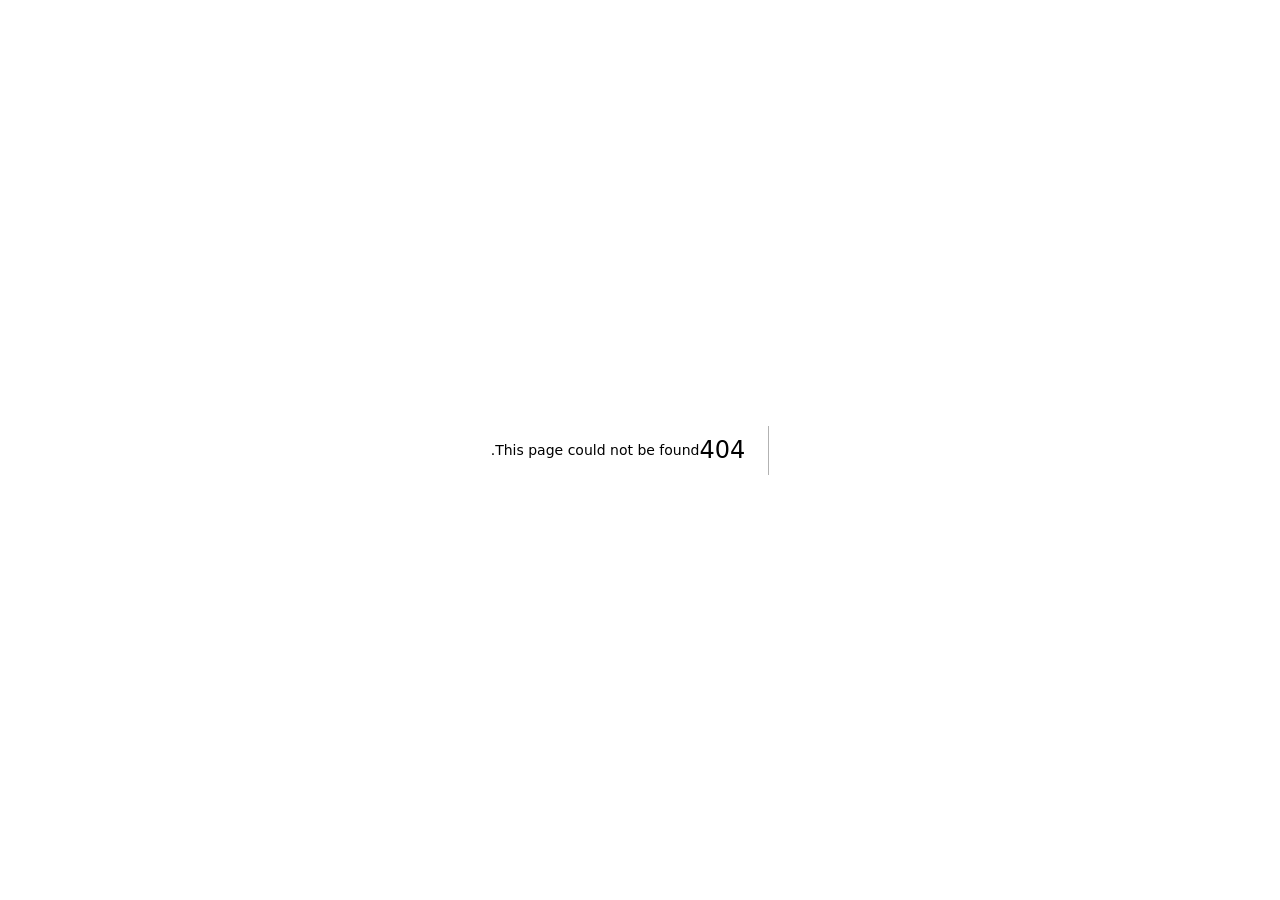
<file: 404/index.html>
<!DOCTYPE html><html lang="he" dir="rtl" class="__variable_745915 __variable_2392b8 __variable_24b76c __variable_9c9fce"><head><meta charSet="utf-8"/><meta name="viewport" content="width=device-width, initial-scale=1"/><link rel="stylesheet" href="/_next/static/css/98d1a6b50be79a62.css" data-precedence="next"/><link rel="stylesheet" href="/_next/static/css/c1a9d67709951187.css" data-precedence="next"/><link rel="preload" as="script" fetchPriority="low" href="/_next/static/chunks/webpack-978b318e55b15591.js"/><script src="/_next/static/chunks/fd9d1056-00bb33a35b5f8051.js" async=""></script><script src="/_next/static/chunks/23-67302c115777db21.js" async=""></script><script src="/_next/static/chunks/main-app-616c7e4fdebdd132.js" async=""></script><script src="/_next/static/chunks/590-c8e2a5e59a5b1eb1.js" async=""></script><script src="/_next/static/chunks/app/layout-37649fce7bedd5fb.js" async=""></script><meta name="robots" content="noindex"/><title>404: This page could not be found.</title><meta name="theme-color" content="#4a8a65"/><title>Chani Gossels, OTR/L | חני גוסלס - מרפאה בעיסוק</title><meta name="description" content="Compassionate, evidence-based occupational therapy in Israel. ריפוי בעיסוק חם ומקצועי לילדים ומבוגרים בישראל."/><meta name="author" content="Chani Gossels, OTR/L"/><meta name="keywords" content="occupational therapist,OT,Israel,ריפוי בעיסוק,מרפאה בעיסוק,Chani Gossels,חני גוסלס"/><meta name="robots" content="index, follow"/><meta property="og:title" content="Chani Gossels, OTR/L | Occupational Therapist"/><meta property="og:description" content="Helping individuals of all ages reclaim independence, confidence, and joy."/><meta property="og:locale" content="he_IL"/><meta property="og:locale:alternate" content="en_US"/><meta property="og:type" content="website"/><meta name="twitter:card" content="summary"/><meta name="twitter:title" content="Chani Gossels, OTR/L | Occupational Therapist"/><meta name="twitter:description" content="Helping individuals of all ages reclaim independence, confidence, and joy."/><script src="/_next/static/chunks/polyfills-78c92fac7aa8fdd8.js" noModule=""></script></head><body><div style="font-family:system-ui,&quot;Segoe UI&quot;,Roboto,Helvetica,Arial,sans-serif,&quot;Apple Color Emoji&quot;,&quot;Segoe UI Emoji&quot;;height:100vh;text-align:center;display:flex;flex-direction:column;align-items:center;justify-content:center"><div><style>body{color:#000;background:#fff;margin:0}.next-error-h1{border-right:1px solid rgba(0,0,0,.3)}@media (prefers-color-scheme:dark){body{color:#fff;background:#000}.next-error-h1{border-right:1px solid rgba(255,255,255,.3)}}</style><h1 class="next-error-h1" style="display:inline-block;margin:0 20px 0 0;padding:0 23px 0 0;font-size:24px;font-weight:500;vertical-align:top;line-height:49px">404</h1><div style="display:inline-block"><h2 style="font-size:14px;font-weight:400;line-height:49px;margin:0">This page could not be found.</h2></div></div></div><script src="/_next/static/chunks/webpack-978b318e55b15591.js" async=""></script><script>(self.__next_f=self.__next_f||[]).push([0]);self.__next_f.push([2,null])</script><script>self.__next_f.push([1,"1:HL[\"/_next/static/css/98d1a6b50be79a62.css\",\"style\"]\n2:HL[\"/_next/static/css/c1a9d67709951187.css\",\"style\"]\n"])</script><script>self.__next_f.push([1,"3:I[5751,[],\"\"]\n5:I[9275,[],\"\"]\n6:I[1343,[],\"\"]\n7:I[1097,[\"590\",\"static/chunks/590-c8e2a5e59a5b1eb1.js\",\"185\",\"static/chunks/app/layout-37649fce7bedd5fb.js\"],\"LanguageProvider\"]\nd:I[6130,[],\"\"]\n8:{\"fontFamily\":\"system-ui,\\\"Segoe UI\\\",Roboto,Helvetica,Arial,sans-serif,\\\"Apple Color Emoji\\\",\\\"Segoe UI Emoji\\\"\",\"height\":\"100vh\",\"textAlign\":\"center\",\"display\":\"flex\",\"flexDirection\":\"column\",\"alignItems\":\"center\",\"justifyContent\":\"center\"}\n9:{\"display\":\"inline-block\",\"margin\":\"0 20px 0 0\",\"padding\":\"0 23px 0 0\",\"fontSize\":24,\"fontWeight\":500,\"verticalAlign\":\"top\",\"lineHeight\":\"49px\"}\na:{\"display\":\"inline-block\"}\nb:{\"fontSize\":14,\"fontWeight\":400,\"lineHeight\":\"49px\",\"margin\":0}\ne:[]\n"])</script><script>self.__next_f.push([1,"0:[[[\"$\",\"link\",\"0\",{\"rel\":\"stylesheet\",\"href\":\"/_next/static/css/98d1a6b50be79a62.css\",\"precedence\":\"next\",\"crossOrigin\":\"$undefined\"}],[\"$\",\"link\",\"1\",{\"rel\":\"stylesheet\",\"href\":\"/_next/static/css/c1a9d67709951187.css\",\"precedence\":\"next\",\"crossOrigin\":\"$undefined\"}]],[\"$\",\"$L3\",null,{\"buildId\":\"54Tr6_W4L2FHX2lZZW0Z5\",\"assetPrefix\":\"\",\"initialCanonicalUrl\":\"/_not-found/\",\"initialTree\":[\"\",{\"children\":[\"/_not-found\",{\"children\":[\"__PAGE__\",{}]}]},\"$undefined\",\"$undefined\",true],\"initialSeedData\":[\"\",{\"children\":[\"/_not-found\",{\"children\":[\"__PAGE__\",{},[[\"$L4\",[[\"$\",\"title\",null,{\"children\":\"404: This page could not be found.\"}],[\"$\",\"div\",null,{\"style\":{\"fontFamily\":\"system-ui,\\\"Segoe UI\\\",Roboto,Helvetica,Arial,sans-serif,\\\"Apple Color Emoji\\\",\\\"Segoe UI Emoji\\\"\",\"height\":\"100vh\",\"textAlign\":\"center\",\"display\":\"flex\",\"flexDirection\":\"column\",\"alignItems\":\"center\",\"justifyContent\":\"center\"},\"children\":[\"$\",\"div\",null,{\"children\":[[\"$\",\"style\",null,{\"dangerouslySetInnerHTML\":{\"__html\":\"body{color:#000;background:#fff;margin:0}.next-error-h1{border-right:1px solid rgba(0,0,0,.3)}@media (prefers-color-scheme:dark){body{color:#fff;background:#000}.next-error-h1{border-right:1px solid rgba(255,255,255,.3)}}\"}}],[\"$\",\"h1\",null,{\"className\":\"next-error-h1\",\"style\":{\"display\":\"inline-block\",\"margin\":\"0 20px 0 0\",\"padding\":\"0 23px 0 0\",\"fontSize\":24,\"fontWeight\":500,\"verticalAlign\":\"top\",\"lineHeight\":\"49px\"},\"children\":\"404\"}],[\"$\",\"div\",null,{\"style\":{\"display\":\"inline-block\"},\"children\":[\"$\",\"h2\",null,{\"style\":{\"fontSize\":14,\"fontWeight\":400,\"lineHeight\":\"49px\",\"margin\":0},\"children\":\"This page could not be found.\"}]}]]}]}]]],null],null]},[\"$\",\"$L5\",null,{\"parallelRouterKey\":\"children\",\"segmentPath\":[\"children\",\"/_not-found\",\"children\"],\"error\":\"$undefined\",\"errorStyles\":\"$undefined\",\"errorScripts\":\"$undefined\",\"template\":[\"$\",\"$L6\",null,{}],\"templateStyles\":\"$undefined\",\"templateScripts\":\"$undefined\",\"notFound\":\"$undefined\",\"notFoundStyles\":\"$undefined\",\"styles\":null}],null]},[[\"$\",\"html\",null,{\"lang\":\"he\",\"dir\":\"rtl\",\"className\":\"__variable_745915 __variable_2392b8 __variable_24b76c __variable_9c9fce\",\"children\":[\"$\",\"body\",null,{\"children\":[\"$\",\"$L7\",null,{\"children\":[\"$\",\"$L5\",null,{\"parallelRouterKey\":\"children\",\"segmentPath\":[\"children\"],\"error\":\"$undefined\",\"errorStyles\":\"$undefined\",\"errorScripts\":\"$undefined\",\"template\":[\"$\",\"$L6\",null,{}],\"templateStyles\":\"$undefined\",\"templateScripts\":\"$undefined\",\"notFound\":[[\"$\",\"title\",null,{\"children\":\"404: This page could not be found.\"}],[\"$\",\"div\",null,{\"style\":\"$8\",\"children\":[\"$\",\"div\",null,{\"children\":[[\"$\",\"style\",null,{\"dangerouslySetInnerHTML\":{\"__html\":\"body{color:#000;background:#fff;margin:0}.next-error-h1{border-right:1px solid rgba(0,0,0,.3)}@media (prefers-color-scheme:dark){body{color:#fff;background:#000}.next-error-h1{border-right:1px solid rgba(255,255,255,.3)}}\"}}],[\"$\",\"h1\",null,{\"className\":\"next-error-h1\",\"style\":\"$9\",\"children\":\"404\"}],[\"$\",\"div\",null,{\"style\":\"$a\",\"children\":[\"$\",\"h2\",null,{\"style\":\"$b\",\"children\":\"This page could not be found.\"}]}]]}]}]],\"notFoundStyles\":[],\"styles\":null}]}]}]}],null],null],\"couldBeIntercepted\":false,\"initialHead\":[[\"$\",\"meta\",null,{\"name\":\"robots\",\"content\":\"noindex\"}],\"$Lc\"],\"globalErrorComponent\":\"$d\",\"missingSlots\":\"$We\"}]]\n"])</script><script>self.__next_f.push([1,"c:[[\"$\",\"meta\",\"0\",{\"name\":\"viewport\",\"content\":\"width=device-width, initial-scale=1\"}],[\"$\",\"meta\",\"1\",{\"name\":\"theme-color\",\"content\":\"#4a8a65\"}],[\"$\",\"meta\",\"2\",{\"charSet\":\"utf-8\"}],[\"$\",\"title\",\"3\",{\"children\":\"Chani Gossels, OTR/L | חני גוסלס - מרפאה בעיסוק\"}],[\"$\",\"meta\",\"4\",{\"name\":\"description\",\"content\":\"Compassionate, evidence-based occupational therapy in Israel. ריפוי בעיסוק חם ומקצועי לילדים ומבוגרים בישראל.\"}],[\"$\",\"meta\",\"5\",{\"name\":\"author\",\"content\":\"Chani Gossels, OTR/L\"}],[\"$\",\"meta\",\"6\",{\"name\":\"keywords\",\"content\":\"occupational therapist,OT,Israel,ריפוי בעיסוק,מרפאה בעיסוק,Chani Gossels,חני גוסלס\"}],[\"$\",\"meta\",\"7\",{\"name\":\"robots\",\"content\":\"index, follow\"}],[\"$\",\"meta\",\"8\",{\"property\":\"og:title\",\"content\":\"Chani Gossels, OTR/L | Occupational Therapist\"}],[\"$\",\"meta\",\"9\",{\"property\":\"og:description\",\"content\":\"Helping individuals of all ages reclaim independence, confidence, and joy.\"}],[\"$\",\"meta\",\"10\",{\"property\":\"og:locale\",\"content\":\"he_IL\"}],[\"$\",\"meta\",\"11\",{\"property\":\"og:locale:alternate\",\"content\":\"en_US\"}],[\"$\",\"meta\",\"12\",{\"property\":\"og:type\",\"content\":\"website\"}],[\"$\",\"meta\",\"13\",{\"name\":\"twitter:card\",\"content\":\"summary\"}],[\"$\",\"meta\",\"14\",{\"name\":\"twitter:title\",\"content\":\"Chani Gossels, OTR/L | Occupational Therapist\"}],[\"$\",\"meta\",\"15\",{\"name\":\"twitter:description\",\"content\":\"Helping individuals of all ages reclaim independence, confidence, and joy.\"}]]\n4:null\n"])</script></body></html>
</file>
<file: _next/static/css/98d1a6b50be79a62.css>
@font-face{font-family:__Playfair_Display_745915;font-style:italic;font-weight:400;font-display:swap;src:url(/_next/static/media/19150647d2c2f572-s.woff2) format("woff2");unicode-range:u+0301,u+0400-045f,u+0490-0491,u+04b0-04b1,u+2116}@font-face{font-family:__Playfair_Display_745915;font-style:italic;font-weight:400;font-display:swap;src:url(/_next/static/media/000030d1699f2fb3-s.woff2) format("woff2");unicode-range:u+0102-0103,u+0110-0111,u+0128-0129,u+0168-0169,u+01a0-01a1,u+01af-01b0,u+0300-0301,u+0303-0304,u+0308-0309,u+0323,u+0329,u+1ea0-1ef9,u+20ab}@font-face{font-family:__Playfair_Display_745915;font-style:italic;font-weight:400;font-display:swap;src:url(/_next/static/media/1926da171a0ba1a5-s.woff2) format("woff2");unicode-range:u+0100-02ba,u+02bd-02c5,u+02c7-02cc,u+02ce-02d7,u+02dd-02ff,u+0304,u+0308,u+0329,u+1d00-1dbf,u+1e00-1e9f,u+1ef2-1eff,u+2020,u+20a0-20ab,u+20ad-20c0,u+2113,u+2c60-2c7f,u+a720-a7ff}@font-face{font-family:__Playfair_Display_745915;font-style:italic;font-weight:400;font-display:swap;src:url(/_next/static/media/78d0dd042ac6d54d-s.p.woff2) format("woff2");unicode-range:u+00??,u+0131,u+0152-0153,u+02bb-02bc,u+02c6,u+02da,u+02dc,u+0304,u+0308,u+0329,u+2000-206f,u+20ac,u+2122,u+2191,u+2193,u+2212,u+2215,u+feff,u+fffd}@font-face{font-family:__Playfair_Display_745915;font-style:italic;font-weight:500;font-display:swap;src:url(/_next/static/media/19150647d2c2f572-s.woff2) format("woff2");unicode-range:u+0301,u+0400-045f,u+0490-0491,u+04b0-04b1,u+2116}@font-face{font-family:__Playfair_Display_745915;font-style:italic;font-weight:500;font-display:swap;src:url(/_next/static/media/000030d1699f2fb3-s.woff2) format("woff2");unicode-range:u+0102-0103,u+0110-0111,u+0128-0129,u+0168-0169,u+01a0-01a1,u+01af-01b0,u+0300-0301,u+0303-0304,u+0308-0309,u+0323,u+0329,u+1ea0-1ef9,u+20ab}@font-face{font-family:__Playfair_Display_745915;font-style:italic;font-weight:500;font-display:swap;src:url(/_next/static/media/1926da171a0ba1a5-s.woff2) format("woff2");unicode-range:u+0100-02ba,u+02bd-02c5,u+02c7-02cc,u+02ce-02d7,u+02dd-02ff,u+0304,u+0308,u+0329,u+1d00-1dbf,u+1e00-1e9f,u+1ef2-1eff,u+2020,u+20a0-20ab,u+20ad-20c0,u+2113,u+2c60-2c7f,u+a720-a7ff}@font-face{font-family:__Playfair_Display_745915;font-style:italic;font-weight:500;font-display:swap;src:url(/_next/static/media/78d0dd042ac6d54d-s.p.woff2) format("woff2");unicode-range:u+00??,u+0131,u+0152-0153,u+02bb-02bc,u+02c6,u+02da,u+02dc,u+0304,u+0308,u+0329,u+2000-206f,u+20ac,u+2122,u+2191,u+2193,u+2212,u+2215,u+feff,u+fffd}@font-face{font-family:__Playfair_Display_745915;font-style:italic;font-weight:600;font-display:swap;src:url(/_next/static/media/19150647d2c2f572-s.woff2) format("woff2");unicode-range:u+0301,u+0400-045f,u+0490-0491,u+04b0-04b1,u+2116}@font-face{font-family:__Playfair_Display_745915;font-style:italic;font-weight:600;font-display:swap;src:url(/_next/static/media/000030d1699f2fb3-s.woff2) format("woff2");unicode-range:u+0102-0103,u+0110-0111,u+0128-0129,u+0168-0169,u+01a0-01a1,u+01af-01b0,u+0300-0301,u+0303-0304,u+0308-0309,u+0323,u+0329,u+1ea0-1ef9,u+20ab}@font-face{font-family:__Playfair_Display_745915;font-style:italic;font-weight:600;font-display:swap;src:url(/_next/static/media/1926da171a0ba1a5-s.woff2) format("woff2");unicode-range:u+0100-02ba,u+02bd-02c5,u+02c7-02cc,u+02ce-02d7,u+02dd-02ff,u+0304,u+0308,u+0329,u+1d00-1dbf,u+1e00-1e9f,u+1ef2-1eff,u+2020,u+20a0-20ab,u+20ad-20c0,u+2113,u+2c60-2c7f,u+a720-a7ff}@font-face{font-family:__Playfair_Display_745915;font-style:italic;font-weight:600;font-display:swap;src:url(/_next/static/media/78d0dd042ac6d54d-s.p.woff2) format("woff2");unicode-range:u+00??,u+0131,u+0152-0153,u+02bb-02bc,u+02c6,u+02da,u+02dc,u+0304,u+0308,u+0329,u+2000-206f,u+20ac,u+2122,u+2191,u+2193,u+2212,u+2215,u+feff,u+fffd}@font-face{font-family:__Playfair_Display_745915;font-style:italic;font-weight:700;font-display:swap;src:url(/_next/static/media/19150647d2c2f572-s.woff2) format("woff2");unicode-range:u+0301,u+0400-045f,u+0490-0491,u+04b0-04b1,u+2116}@font-face{font-family:__Playfair_Display_745915;font-style:italic;font-weight:700;font-display:swap;src:url(/_next/static/media/000030d1699f2fb3-s.woff2) format("woff2");unicode-range:u+0102-0103,u+0110-0111,u+0128-0129,u+0168-0169,u+01a0-01a1,u+01af-01b0,u+0300-0301,u+0303-0304,u+0308-0309,u+0323,u+0329,u+1ea0-1ef9,u+20ab}@font-face{font-family:__Playfair_Display_745915;font-style:italic;font-weight:700;font-display:swap;src:url(/_next/static/media/1926da171a0ba1a5-s.woff2) format("woff2");unicode-range:u+0100-02ba,u+02bd-02c5,u+02c7-02cc,u+02ce-02d7,u+02dd-02ff,u+0304,u+0308,u+0329,u+1d00-1dbf,u+1e00-1e9f,u+1ef2-1eff,u+2020,u+20a0-20ab,u+20ad-20c0,u+2113,u+2c60-2c7f,u+a720-a7ff}@font-face{font-family:__Playfair_Display_745915;font-style:italic;font-weight:700;font-display:swap;src:url(/_next/static/media/78d0dd042ac6d54d-s.p.woff2) format("woff2");unicode-range:u+00??,u+0131,u+0152-0153,u+02bb-02bc,u+02c6,u+02da,u+02dc,u+0304,u+0308,u+0329,u+2000-206f,u+20ac,u+2122,u+2191,u+2193,u+2212,u+2215,u+feff,u+fffd}@font-face{font-family:__Playfair_Display_745915;font-style:normal;font-weight:400;font-display:swap;src:url(/_next/static/media/47f136985ef5b5cb-s.woff2) format("woff2");unicode-range:u+0301,u+0400-045f,u+0490-0491,u+04b0-04b1,u+2116}@font-face{font-family:__Playfair_Display_745915;font-style:normal;font-weight:400;font-display:swap;src:url(/_next/static/media/4ead58c4dcc3f285-s.woff2) format("woff2");unicode-range:u+0102-0103,u+0110-0111,u+0128-0129,u+0168-0169,u+01a0-01a1,u+01af-01b0,u+0300-0301,u+0303-0304,u+0308-0309,u+0323,u+0329,u+1ea0-1ef9,u+20ab}@font-face{font-family:__Playfair_Display_745915;font-style:normal;font-weight:400;font-display:swap;src:url(/_next/static/media/28a2004cf8372660-s.woff2) format("woff2");unicode-range:u+0100-02ba,u+02bd-02c5,u+02c7-02cc,u+02ce-02d7,u+02dd-02ff,u+0304,u+0308,u+0329,u+1d00-1dbf,u+1e00-1e9f,u+1ef2-1eff,u+2020,u+20a0-20ab,u+20ad-20c0,u+2113,u+2c60-2c7f,u+a720-a7ff}@font-face{font-family:__Playfair_Display_745915;font-style:normal;font-weight:400;font-display:swap;src:url(/_next/static/media/eaead17c7dbfcd5d-s.p.woff2) format("woff2");unicode-range:u+00??,u+0131,u+0152-0153,u+02bb-02bc,u+02c6,u+02da,u+02dc,u+0304,u+0308,u+0329,u+2000-206f,u+20ac,u+2122,u+2191,u+2193,u+2212,u+2215,u+feff,u+fffd}@font-face{font-family:__Playfair_Display_745915;font-style:normal;font-weight:500;font-display:swap;src:url(/_next/static/media/47f136985ef5b5cb-s.woff2) format("woff2");unicode-range:u+0301,u+0400-045f,u+0490-0491,u+04b0-04b1,u+2116}@font-face{font-family:__Playfair_Display_745915;font-style:normal;font-weight:500;font-display:swap;src:url(/_next/static/media/4ead58c4dcc3f285-s.woff2) format("woff2");unicode-range:u+0102-0103,u+0110-0111,u+0128-0129,u+0168-0169,u+01a0-01a1,u+01af-01b0,u+0300-0301,u+0303-0304,u+0308-0309,u+0323,u+0329,u+1ea0-1ef9,u+20ab}@font-face{font-family:__Playfair_Display_745915;font-style:normal;font-weight:500;font-display:swap;src:url(/_next/static/media/28a2004cf8372660-s.woff2) format("woff2");unicode-range:u+0100-02ba,u+02bd-02c5,u+02c7-02cc,u+02ce-02d7,u+02dd-02ff,u+0304,u+0308,u+0329,u+1d00-1dbf,u+1e00-1e9f,u+1ef2-1eff,u+2020,u+20a0-20ab,u+20ad-20c0,u+2113,u+2c60-2c7f,u+a720-a7ff}@font-face{font-family:__Playfair_Display_745915;font-style:normal;font-weight:500;font-display:swap;src:url(/_next/static/media/eaead17c7dbfcd5d-s.p.woff2) format("woff2");unicode-range:u+00??,u+0131,u+0152-0153,u+02bb-02bc,u+02c6,u+02da,u+02dc,u+0304,u+0308,u+0329,u+2000-206f,u+20ac,u+2122,u+2191,u+2193,u+2212,u+2215,u+feff,u+fffd}@font-face{font-family:__Playfair_Display_745915;font-style:normal;font-weight:600;font-display:swap;src:url(/_next/static/media/47f136985ef5b5cb-s.woff2) format("woff2");unicode-range:u+0301,u+0400-045f,u+0490-0491,u+04b0-04b1,u+2116}@font-face{font-family:__Playfair_Display_745915;font-style:normal;font-weight:600;font-display:swap;src:url(/_next/static/media/4ead58c4dcc3f285-s.woff2) format("woff2");unicode-range:u+0102-0103,u+0110-0111,u+0128-0129,u+0168-0169,u+01a0-01a1,u+01af-01b0,u+0300-0301,u+0303-0304,u+0308-0309,u+0323,u+0329,u+1ea0-1ef9,u+20ab}@font-face{font-family:__Playfair_Display_745915;font-style:normal;font-weight:600;font-display:swap;src:url(/_next/static/media/28a2004cf8372660-s.woff2) format("woff2");unicode-range:u+0100-02ba,u+02bd-02c5,u+02c7-02cc,u+02ce-02d7,u+02dd-02ff,u+0304,u+0308,u+0329,u+1d00-1dbf,u+1e00-1e9f,u+1ef2-1eff,u+2020,u+20a0-20ab,u+20ad-20c0,u+2113,u+2c60-2c7f,u+a720-a7ff}@font-face{font-family:__Playfair_Display_745915;font-style:normal;font-weight:600;font-display:swap;src:url(/_next/static/media/eaead17c7dbfcd5d-s.p.woff2) format("woff2");unicode-range:u+00??,u+0131,u+0152-0153,u+02bb-02bc,u+02c6,u+02da,u+02dc,u+0304,u+0308,u+0329,u+2000-206f,u+20ac,u+2122,u+2191,u+2193,u+2212,u+2215,u+feff,u+fffd}@font-face{font-family:__Playfair_Display_745915;font-style:normal;font-weight:700;font-display:swap;src:url(/_next/static/media/47f136985ef5b5cb-s.woff2) format("woff2");unicode-range:u+0301,u+0400-045f,u+0490-0491,u+04b0-04b1,u+2116}@font-face{font-family:__Playfair_Display_745915;font-style:normal;font-weight:700;font-display:swap;src:url(/_next/static/media/4ead58c4dcc3f285-s.woff2) format("woff2");unicode-range:u+0102-0103,u+0110-0111,u+0128-0129,u+0168-0169,u+01a0-01a1,u+01af-01b0,u+0300-0301,u+0303-0304,u+0308-0309,u+0323,u+0329,u+1ea0-1ef9,u+20ab}@font-face{font-family:__Playfair_Display_745915;font-style:normal;font-weight:700;font-display:swap;src:url(/_next/static/media/28a2004cf8372660-s.woff2) format("woff2");unicode-range:u+0100-02ba,u+02bd-02c5,u+02c7-02cc,u+02ce-02d7,u+02dd-02ff,u+0304,u+0308,u+0329,u+1d00-1dbf,u+1e00-1e9f,u+1ef2-1eff,u+2020,u+20a0-20ab,u+20ad-20c0,u+2113,u+2c60-2c7f,u+a720-a7ff}@font-face{font-family:__Playfair_Display_745915;font-style:normal;font-weight:700;font-display:swap;src:url(/_next/static/media/eaead17c7dbfcd5d-s.p.woff2) format("woff2");unicode-range:u+00??,u+0131,u+0152-0153,u+02bb-02bc,u+02c6,u+02da,u+02dc,u+0304,u+0308,u+0329,u+2000-206f,u+20ac,u+2122,u+2191,u+2193,u+2212,u+2215,u+feff,u+fffd}@font-face{font-family:__Playfair_Display_Fallback_745915;src:local("Times New Roman");ascent-override:97.25%;descent-override:22.56%;line-gap-override:0.00%;size-adjust:111.26%}.__className_745915{font-family:__Playfair_Display_745915,__Playfair_Display_Fallback_745915}.__variable_745915{--font-playfair:"__Playfair_Display_745915","__Playfair_Display_Fallback_745915"}@font-face{font-family:__Plus_Jakarta_Sans_2392b8;font-style:normal;font-weight:300;font-display:swap;src:url(/_next/static/media/6fe53d21e6e7ebd8-s.woff2) format("woff2");unicode-range:u+0460-052f,u+1c80-1c8a,u+20b4,u+2de0-2dff,u+a640-a69f,u+fe2e-fe2f}@font-face{font-family:__Plus_Jakarta_Sans_2392b8;font-style:normal;font-weight:300;font-display:swap;src:url(/_next/static/media/8ebc6e9dde468c4a-s.woff2) format("woff2");unicode-range:u+0102-0103,u+0110-0111,u+0128-0129,u+0168-0169,u+01a0-01a1,u+01af-01b0,u+0300-0301,u+0303-0304,u+0308-0309,u+0323,u+0329,u+1ea0-1ef9,u+20ab}@font-face{font-family:__Plus_Jakarta_Sans_2392b8;font-style:normal;font-weight:300;font-display:swap;src:url(/_next/static/media/9e7b0a821b9dfcb4-s.woff2) format("woff2");unicode-range:u+0100-02ba,u+02bd-02c5,u+02c7-02cc,u+02ce-02d7,u+02dd-02ff,u+0304,u+0308,u+0329,u+1d00-1dbf,u+1e00-1e9f,u+1ef2-1eff,u+2020,u+20a0-20ab,u+20ad-20c0,u+2113,u+2c60-2c7f,u+a720-a7ff}@font-face{font-family:__Plus_Jakarta_Sans_2392b8;font-style:normal;font-weight:300;font-display:swap;src:url(/_next/static/media/636a5ac981f94f8b-s.p.woff2) format("woff2");unicode-range:u+00??,u+0131,u+0152-0153,u+02bb-02bc,u+02c6,u+02da,u+02dc,u+0304,u+0308,u+0329,u+2000-206f,u+20ac,u+2122,u+2191,u+2193,u+2212,u+2215,u+feff,u+fffd}@font-face{font-family:__Plus_Jakarta_Sans_2392b8;font-style:normal;font-weight:400;font-display:swap;src:url(/_next/static/media/6fe53d21e6e7ebd8-s.woff2) format("woff2");unicode-range:u+0460-052f,u+1c80-1c8a,u+20b4,u+2de0-2dff,u+a640-a69f,u+fe2e-fe2f}@font-face{font-family:__Plus_Jakarta_Sans_2392b8;font-style:normal;font-weight:400;font-display:swap;src:url(/_next/static/media/8ebc6e9dde468c4a-s.woff2) format("woff2");unicode-range:u+0102-0103,u+0110-0111,u+0128-0129,u+0168-0169,u+01a0-01a1,u+01af-01b0,u+0300-0301,u+0303-0304,u+0308-0309,u+0323,u+0329,u+1ea0-1ef9,u+20ab}@font-face{font-family:__Plus_Jakarta_Sans_2392b8;font-style:normal;font-weight:400;font-display:swap;src:url(/_next/static/media/9e7b0a821b9dfcb4-s.woff2) format("woff2");unicode-range:u+0100-02ba,u+02bd-02c5,u+02c7-02cc,u+02ce-02d7,u+02dd-02ff,u+0304,u+0308,u+0329,u+1d00-1dbf,u+1e00-1e9f,u+1ef2-1eff,u+2020,u+20a0-20ab,u+20ad-20c0,u+2113,u+2c60-2c7f,u+a720-a7ff}@font-face{font-family:__Plus_Jakarta_Sans_2392b8;font-style:normal;font-weight:400;font-display:swap;src:url(/_next/static/media/636a5ac981f94f8b-s.p.woff2) format("woff2");unicode-range:u+00??,u+0131,u+0152-0153,u+02bb-02bc,u+02c6,u+02da,u+02dc,u+0304,u+0308,u+0329,u+2000-206f,u+20ac,u+2122,u+2191,u+2193,u+2212,u+2215,u+feff,u+fffd}@font-face{font-family:__Plus_Jakarta_Sans_2392b8;font-style:normal;font-weight:500;font-display:swap;src:url(/_next/static/media/6fe53d21e6e7ebd8-s.woff2) format("woff2");unicode-range:u+0460-052f,u+1c80-1c8a,u+20b4,u+2de0-2dff,u+a640-a69f,u+fe2e-fe2f}@font-face{font-family:__Plus_Jakarta_Sans_2392b8;font-style:normal;font-weight:500;font-display:swap;src:url(/_next/static/media/8ebc6e9dde468c4a-s.woff2) format("woff2");unicode-range:u+0102-0103,u+0110-0111,u+0128-0129,u+0168-0169,u+01a0-01a1,u+01af-01b0,u+0300-0301,u+0303-0304,u+0308-0309,u+0323,u+0329,u+1ea0-1ef9,u+20ab}@font-face{font-family:__Plus_Jakarta_Sans_2392b8;font-style:normal;font-weight:500;font-display:swap;src:url(/_next/static/media/9e7b0a821b9dfcb4-s.woff2) format("woff2");unicode-range:u+0100-02ba,u+02bd-02c5,u+02c7-02cc,u+02ce-02d7,u+02dd-02ff,u+0304,u+0308,u+0329,u+1d00-1dbf,u+1e00-1e9f,u+1ef2-1eff,u+2020,u+20a0-20ab,u+20ad-20c0,u+2113,u+2c60-2c7f,u+a720-a7ff}@font-face{font-family:__Plus_Jakarta_Sans_2392b8;font-style:normal;font-weight:500;font-display:swap;src:url(/_next/static/media/636a5ac981f94f8b-s.p.woff2) format("woff2");unicode-range:u+00??,u+0131,u+0152-0153,u+02bb-02bc,u+02c6,u+02da,u+02dc,u+0304,u+0308,u+0329,u+2000-206f,u+20ac,u+2122,u+2191,u+2193,u+2212,u+2215,u+feff,u+fffd}@font-face{font-family:__Plus_Jakarta_Sans_2392b8;font-style:normal;font-weight:600;font-display:swap;src:url(/_next/static/media/6fe53d21e6e7ebd8-s.woff2) format("woff2");unicode-range:u+0460-052f,u+1c80-1c8a,u+20b4,u+2de0-2dff,u+a640-a69f,u+fe2e-fe2f}@font-face{font-family:__Plus_Jakarta_Sans_2392b8;font-style:normal;font-weight:600;font-display:swap;src:url(/_next/static/media/8ebc6e9dde468c4a-s.woff2) format("woff2");unicode-range:u+0102-0103,u+0110-0111,u+0128-0129,u+0168-0169,u+01a0-01a1,u+01af-01b0,u+0300-0301,u+0303-0304,u+0308-0309,u+0323,u+0329,u+1ea0-1ef9,u+20ab}@font-face{font-family:__Plus_Jakarta_Sans_2392b8;font-style:normal;font-weight:600;font-display:swap;src:url(/_next/static/media/9e7b0a821b9dfcb4-s.woff2) format("woff2");unicode-range:u+0100-02ba,u+02bd-02c5,u+02c7-02cc,u+02ce-02d7,u+02dd-02ff,u+0304,u+0308,u+0329,u+1d00-1dbf,u+1e00-1e9f,u+1ef2-1eff,u+2020,u+20a0-20ab,u+20ad-20c0,u+2113,u+2c60-2c7f,u+a720-a7ff}@font-face{font-family:__Plus_Jakarta_Sans_2392b8;font-style:normal;font-weight:600;font-display:swap;src:url(/_next/static/media/636a5ac981f94f8b-s.p.woff2) format("woff2");unicode-range:u+00??,u+0131,u+0152-0153,u+02bb-02bc,u+02c6,u+02da,u+02dc,u+0304,u+0308,u+0329,u+2000-206f,u+20ac,u+2122,u+2191,u+2193,u+2212,u+2215,u+feff,u+fffd}@font-face{font-family:__Plus_Jakarta_Sans_2392b8;font-style:normal;font-weight:700;font-display:swap;src:url(/_next/static/media/6fe53d21e6e7ebd8-s.woff2) format("woff2");unicode-range:u+0460-052f,u+1c80-1c8a,u+20b4,u+2de0-2dff,u+a640-a69f,u+fe2e-fe2f}@font-face{font-family:__Plus_Jakarta_Sans_2392b8;font-style:normal;font-weight:700;font-display:swap;src:url(/_next/static/media/8ebc6e9dde468c4a-s.woff2) format("woff2");unicode-range:u+0102-0103,u+0110-0111,u+0128-0129,u+0168-0169,u+01a0-01a1,u+01af-01b0,u+0300-0301,u+0303-0304,u+0308-0309,u+0323,u+0329,u+1ea0-1ef9,u+20ab}@font-face{font-family:__Plus_Jakarta_Sans_2392b8;font-style:normal;font-weight:700;font-display:swap;src:url(/_next/static/media/9e7b0a821b9dfcb4-s.woff2) format("woff2");unicode-range:u+0100-02ba,u+02bd-02c5,u+02c7-02cc,u+02ce-02d7,u+02dd-02ff,u+0304,u+0308,u+0329,u+1d00-1dbf,u+1e00-1e9f,u+1ef2-1eff,u+2020,u+20a0-20ab,u+20ad-20c0,u+2113,u+2c60-2c7f,u+a720-a7ff}@font-face{font-family:__Plus_Jakarta_Sans_2392b8;font-style:normal;font-weight:700;font-display:swap;src:url(/_next/static/media/636a5ac981f94f8b-s.p.woff2) format("woff2");unicode-range:u+00??,u+0131,u+0152-0153,u+02bb-02bc,u+02c6,u+02da,u+02dc,u+0304,u+0308,u+0329,u+2000-206f,u+20ac,u+2122,u+2191,u+2193,u+2212,u+2215,u+feff,u+fffd}@font-face{font-family:__Plus_Jakarta_Sans_Fallback_2392b8;src:local("Arial");ascent-override:98.88%;descent-override:21.15%;line-gap-override:0.00%;size-adjust:104.98%}.__className_2392b8{font-family:__Plus_Jakarta_Sans_2392b8,__Plus_Jakarta_Sans_Fallback_2392b8;font-style:normal}.__variable_2392b8{--font-jakarta:"__Plus_Jakarta_Sans_2392b8","__Plus_Jakarta_Sans_Fallback_2392b8"}@font-face{font-family:__Heebo_24b76c;font-style:normal;font-weight:300;font-display:swap;src:url(/_next/static/media/d2e3c073bbb3955e-s.p.woff2) format("woff2");unicode-range:u+0307-0308,u+0590-05ff,u+200c-2010,u+20aa,u+25cc,u+fb1d-fb4f}@font-face{font-family:__Heebo_24b76c;font-style:normal;font-weight:300;font-display:swap;src:url(/_next/static/media/806aa40678b0153b-s.woff2) format("woff2");unicode-range:u+0302-0303,u+0305,u+0307-0308,u+0310,u+0312,u+0315,u+031a,u+0326-0327,u+032c,u+032f-0330,u+0332-0333,u+0338,u+033a,u+0346,u+034d,u+0391-03a1,u+03a3-03a9,u+03b1-03c9,u+03d1,u+03d5-03d6,u+03f0-03f1,u+03f4-03f5,u+2016-2017,u+2034-2038,u+203c,u+2040,u+2043,u+2047,u+2050,u+2057,u+205f,u+2070-2071,u+2074-208e,u+2090-209c,u+20d0-20dc,u+20e1,u+20e5-20ef,u+2100-2112,u+2114-2115,u+2117-2121,u+2123-214f,u+2190,u+2192,u+2194-21ae,u+21b0-21e5,u+21f1-21f2,u+21f4-2211,u+2213-2214,u+2216-22ff,u+2308-230b,u+2310,u+2319,u+231c-2321,u+2336-237a,u+237c,u+2395,u+239b-23b7,u+23d0,u+23dc-23e1,u+2474-2475,u+25af,u+25b3,u+25b7,u+25bd,u+25c1,u+25ca,u+25cc,u+25fb,u+266d-266f,u+27c0-27ff,u+2900-2aff,u+2b0e-2b11,u+2b30-2b4c,u+2bfe,u+3030,u+ff5b,u+ff5d,u+1d400-1d7ff,u+1ee??}@font-face{font-family:__Heebo_24b76c;font-style:normal;font-weight:300;font-display:swap;src:url(/_next/static/media/70b9b96e99f02a56-s.woff2) format("woff2");unicode-range:u+0001-000c,u+000e-001f,u+007f-009f,u+20dd-20e0,u+20e2-20e4,u+2150-218f,u+2190,u+2192,u+2194-2199,u+21af,u+21e6-21f0,u+21f3,u+2218-2219,u+2299,u+22c4-22c6,u+2300-243f,u+2440-244a,u+2460-24ff,u+25a0-27bf,u+28??,u+2921-2922,u+2981,u+29bf,u+29eb,u+2b??,u+4dc0-4dff,u+fff9-fffb,u+10140-1018e,u+10190-1019c,u+101a0,u+101d0-101fd,u+102e0-102fb,u+10e60-10e7e,u+1d2c0-1d2d3,u+1d2e0-1d37f,u+1f0??,u+1f100-1f1ad,u+1f1e6-1f1ff,u+1f30d-1f30f,u+1f315,u+1f31c,u+1f31e,u+1f320-1f32c,u+1f336,u+1f378,u+1f37d,u+1f382,u+1f393-1f39f,u+1f3a7-1f3a8,u+1f3ac-1f3af,u+1f3c2,u+1f3c4-1f3c6,u+1f3ca-1f3ce,u+1f3d4-1f3e0,u+1f3ed,u+1f3f1-1f3f3,u+1f3f5-1f3f7,u+1f408,u+1f415,u+1f41f,u+1f426,u+1f43f,u+1f441-1f442,u+1f444,u+1f446-1f449,u+1f44c-1f44e,u+1f453,u+1f46a,u+1f47d,u+1f4a3,u+1f4b0,u+1f4b3,u+1f4b9,u+1f4bb,u+1f4bf,u+1f4c8-1f4cb,u+1f4d6,u+1f4da,u+1f4df,u+1f4e3-1f4e6,u+1f4ea-1f4ed,u+1f4f7,u+1f4f9-1f4fb,u+1f4fd-1f4fe,u+1f503,u+1f507-1f50b,u+1f50d,u+1f512-1f513,u+1f53e-1f54a,u+1f54f-1f5fa,u+1f610,u+1f650-1f67f,u+1f687,u+1f68d,u+1f691,u+1f694,u+1f698,u+1f6ad,u+1f6b2,u+1f6b9-1f6ba,u+1f6bc,u+1f6c6-1f6cf,u+1f6d3-1f6d7,u+1f6e0-1f6ea,u+1f6f0-1f6f3,u+1f6f7-1f6fc,u+1f7??,u+1f800-1f80b,u+1f810-1f847,u+1f850-1f859,u+1f860-1f887,u+1f890-1f8ad,u+1f8b0-1f8bb,u+1f8c0-1f8c1,u+1f900-1f90b,u+1f93b,u+1f946,u+1f984,u+1f996,u+1f9e9,u+1fa00-1fa6f,u+1fa70-1fa7c,u+1fa80-1fa89,u+1fa8f-1fac6,u+1face-1fadc,u+1fadf-1fae9,u+1faf0-1faf8,u+1fb??}@font-face{font-family:__Heebo_24b76c;font-style:normal;font-weight:300;font-display:swap;src:url(/_next/static/media/1ac0814e481b39bc-s.woff2) format("woff2");unicode-range:u+0100-02ba,u+02bd-02c5,u+02c7-02cc,u+02ce-02d7,u+02dd-02ff,u+0304,u+0308,u+0329,u+1d00-1dbf,u+1e00-1e9f,u+1ef2-1eff,u+2020,u+20a0-20ab,u+20ad-20c0,u+2113,u+2c60-2c7f,u+a720-a7ff}@font-face{font-family:__Heebo_24b76c;font-style:normal;font-weight:300;font-display:swap;src:url(/_next/static/media/ec516af01d950ed6-s.p.woff2) format("woff2");unicode-range:u+00??,u+0131,u+0152-0153,u+02bb-02bc,u+02c6,u+02da,u+02dc,u+0304,u+0308,u+0329,u+2000-206f,u+20ac,u+2122,u+2191,u+2193,u+2212,u+2215,u+feff,u+fffd}@font-face{font-family:__Heebo_24b76c;font-style:normal;font-weight:400;font-display:swap;src:url(/_next/static/media/d2e3c073bbb3955e-s.p.woff2) format("woff2");unicode-range:u+0307-0308,u+0590-05ff,u+200c-2010,u+20aa,u+25cc,u+fb1d-fb4f}@font-face{font-family:__Heebo_24b76c;font-style:normal;font-weight:400;font-display:swap;src:url(/_next/static/media/806aa40678b0153b-s.woff2) format("woff2");unicode-range:u+0302-0303,u+0305,u+0307-0308,u+0310,u+0312,u+0315,u+031a,u+0326-0327,u+032c,u+032f-0330,u+0332-0333,u+0338,u+033a,u+0346,u+034d,u+0391-03a1,u+03a3-03a9,u+03b1-03c9,u+03d1,u+03d5-03d6,u+03f0-03f1,u+03f4-03f5,u+2016-2017,u+2034-2038,u+203c,u+2040,u+2043,u+2047,u+2050,u+2057,u+205f,u+2070-2071,u+2074-208e,u+2090-209c,u+20d0-20dc,u+20e1,u+20e5-20ef,u+2100-2112,u+2114-2115,u+2117-2121,u+2123-214f,u+2190,u+2192,u+2194-21ae,u+21b0-21e5,u+21f1-21f2,u+21f4-2211,u+2213-2214,u+2216-22ff,u+2308-230b,u+2310,u+2319,u+231c-2321,u+2336-237a,u+237c,u+2395,u+239b-23b7,u+23d0,u+23dc-23e1,u+2474-2475,u+25af,u+25b3,u+25b7,u+25bd,u+25c1,u+25ca,u+25cc,u+25fb,u+266d-266f,u+27c0-27ff,u+2900-2aff,u+2b0e-2b11,u+2b30-2b4c,u+2bfe,u+3030,u+ff5b,u+ff5d,u+1d400-1d7ff,u+1ee??}@font-face{font-family:__Heebo_24b76c;font-style:normal;font-weight:400;font-display:swap;src:url(/_next/static/media/70b9b96e99f02a56-s.woff2) format("woff2");unicode-range:u+0001-000c,u+000e-001f,u+007f-009f,u+20dd-20e0,u+20e2-20e4,u+2150-218f,u+2190,u+2192,u+2194-2199,u+21af,u+21e6-21f0,u+21f3,u+2218-2219,u+2299,u+22c4-22c6,u+2300-243f,u+2440-244a,u+2460-24ff,u+25a0-27bf,u+28??,u+2921-2922,u+2981,u+29bf,u+29eb,u+2b??,u+4dc0-4dff,u+fff9-fffb,u+10140-1018e,u+10190-1019c,u+101a0,u+101d0-101fd,u+102e0-102fb,u+10e60-10e7e,u+1d2c0-1d2d3,u+1d2e0-1d37f,u+1f0??,u+1f100-1f1ad,u+1f1e6-1f1ff,u+1f30d-1f30f,u+1f315,u+1f31c,u+1f31e,u+1f320-1f32c,u+1f336,u+1f378,u+1f37d,u+1f382,u+1f393-1f39f,u+1f3a7-1f3a8,u+1f3ac-1f3af,u+1f3c2,u+1f3c4-1f3c6,u+1f3ca-1f3ce,u+1f3d4-1f3e0,u+1f3ed,u+1f3f1-1f3f3,u+1f3f5-1f3f7,u+1f408,u+1f415,u+1f41f,u+1f426,u+1f43f,u+1f441-1f442,u+1f444,u+1f446-1f449,u+1f44c-1f44e,u+1f453,u+1f46a,u+1f47d,u+1f4a3,u+1f4b0,u+1f4b3,u+1f4b9,u+1f4bb,u+1f4bf,u+1f4c8-1f4cb,u+1f4d6,u+1f4da,u+1f4df,u+1f4e3-1f4e6,u+1f4ea-1f4ed,u+1f4f7,u+1f4f9-1f4fb,u+1f4fd-1f4fe,u+1f503,u+1f507-1f50b,u+1f50d,u+1f512-1f513,u+1f53e-1f54a,u+1f54f-1f5fa,u+1f610,u+1f650-1f67f,u+1f687,u+1f68d,u+1f691,u+1f694,u+1f698,u+1f6ad,u+1f6b2,u+1f6b9-1f6ba,u+1f6bc,u+1f6c6-1f6cf,u+1f6d3-1f6d7,u+1f6e0-1f6ea,u+1f6f0-1f6f3,u+1f6f7-1f6fc,u+1f7??,u+1f800-1f80b,u+1f810-1f847,u+1f850-1f859,u+1f860-1f887,u+1f890-1f8ad,u+1f8b0-1f8bb,u+1f8c0-1f8c1,u+1f900-1f90b,u+1f93b,u+1f946,u+1f984,u+1f996,u+1f9e9,u+1fa00-1fa6f,u+1fa70-1fa7c,u+1fa80-1fa89,u+1fa8f-1fac6,u+1face-1fadc,u+1fadf-1fae9,u+1faf0-1faf8,u+1fb??}@font-face{font-family:__Heebo_24b76c;font-style:normal;font-weight:400;font-display:swap;src:url(/_next/static/media/1ac0814e481b39bc-s.woff2) format("woff2");unicode-range:u+0100-02ba,u+02bd-02c5,u+02c7-02cc,u+02ce-02d7,u+02dd-02ff,u+0304,u+0308,u+0329,u+1d00-1dbf,u+1e00-1e9f,u+1ef2-1eff,u+2020,u+20a0-20ab,u+20ad-20c0,u+2113,u+2c60-2c7f,u+a720-a7ff}@font-face{font-family:__Heebo_24b76c;font-style:normal;font-weight:400;font-display:swap;src:url(/_next/static/media/ec516af01d950ed6-s.p.woff2) format("woff2");unicode-range:u+00??,u+0131,u+0152-0153,u+02bb-02bc,u+02c6,u+02da,u+02dc,u+0304,u+0308,u+0329,u+2000-206f,u+20ac,u+2122,u+2191,u+2193,u+2212,u+2215,u+feff,u+fffd}@font-face{font-family:__Heebo_24b76c;font-style:normal;font-weight:500;font-display:swap;src:url(/_next/static/media/d2e3c073bbb3955e-s.p.woff2) format("woff2");unicode-range:u+0307-0308,u+0590-05ff,u+200c-2010,u+20aa,u+25cc,u+fb1d-fb4f}@font-face{font-family:__Heebo_24b76c;font-style:normal;font-weight:500;font-display:swap;src:url(/_next/static/media/806aa40678b0153b-s.woff2) format("woff2");unicode-range:u+0302-0303,u+0305,u+0307-0308,u+0310,u+0312,u+0315,u+031a,u+0326-0327,u+032c,u+032f-0330,u+0332-0333,u+0338,u+033a,u+0346,u+034d,u+0391-03a1,u+03a3-03a9,u+03b1-03c9,u+03d1,u+03d5-03d6,u+03f0-03f1,u+03f4-03f5,u+2016-2017,u+2034-2038,u+203c,u+2040,u+2043,u+2047,u+2050,u+2057,u+205f,u+2070-2071,u+2074-208e,u+2090-209c,u+20d0-20dc,u+20e1,u+20e5-20ef,u+2100-2112,u+2114-2115,u+2117-2121,u+2123-214f,u+2190,u+2192,u+2194-21ae,u+21b0-21e5,u+21f1-21f2,u+21f4-2211,u+2213-2214,u+2216-22ff,u+2308-230b,u+2310,u+2319,u+231c-2321,u+2336-237a,u+237c,u+2395,u+239b-23b7,u+23d0,u+23dc-23e1,u+2474-2475,u+25af,u+25b3,u+25b7,u+25bd,u+25c1,u+25ca,u+25cc,u+25fb,u+266d-266f,u+27c0-27ff,u+2900-2aff,u+2b0e-2b11,u+2b30-2b4c,u+2bfe,u+3030,u+ff5b,u+ff5d,u+1d400-1d7ff,u+1ee??}@font-face{font-family:__Heebo_24b76c;font-style:normal;font-weight:500;font-display:swap;src:url(/_next/static/media/70b9b96e99f02a56-s.woff2) format("woff2");unicode-range:u+0001-000c,u+000e-001f,u+007f-009f,u+20dd-20e0,u+20e2-20e4,u+2150-218f,u+2190,u+2192,u+2194-2199,u+21af,u+21e6-21f0,u+21f3,u+2218-2219,u+2299,u+22c4-22c6,u+2300-243f,u+2440-244a,u+2460-24ff,u+25a0-27bf,u+28??,u+2921-2922,u+2981,u+29bf,u+29eb,u+2b??,u+4dc0-4dff,u+fff9-fffb,u+10140-1018e,u+10190-1019c,u+101a0,u+101d0-101fd,u+102e0-102fb,u+10e60-10e7e,u+1d2c0-1d2d3,u+1d2e0-1d37f,u+1f0??,u+1f100-1f1ad,u+1f1e6-1f1ff,u+1f30d-1f30f,u+1f315,u+1f31c,u+1f31e,u+1f320-1f32c,u+1f336,u+1f378,u+1f37d,u+1f382,u+1f393-1f39f,u+1f3a7-1f3a8,u+1f3ac-1f3af,u+1f3c2,u+1f3c4-1f3c6,u+1f3ca-1f3ce,u+1f3d4-1f3e0,u+1f3ed,u+1f3f1-1f3f3,u+1f3f5-1f3f7,u+1f408,u+1f415,u+1f41f,u+1f426,u+1f43f,u+1f441-1f442,u+1f444,u+1f446-1f449,u+1f44c-1f44e,u+1f453,u+1f46a,u+1f47d,u+1f4a3,u+1f4b0,u+1f4b3,u+1f4b9,u+1f4bb,u+1f4bf,u+1f4c8-1f4cb,u+1f4d6,u+1f4da,u+1f4df,u+1f4e3-1f4e6,u+1f4ea-1f4ed,u+1f4f7,u+1f4f9-1f4fb,u+1f4fd-1f4fe,u+1f503,u+1f507-1f50b,u+1f50d,u+1f512-1f513,u+1f53e-1f54a,u+1f54f-1f5fa,u+1f610,u+1f650-1f67f,u+1f687,u+1f68d,u+1f691,u+1f694,u+1f698,u+1f6ad,u+1f6b2,u+1f6b9-1f6ba,u+1f6bc,u+1f6c6-1f6cf,u+1f6d3-1f6d7,u+1f6e0-1f6ea,u+1f6f0-1f6f3,u+1f6f7-1f6fc,u+1f7??,u+1f800-1f80b,u+1f810-1f847,u+1f850-1f859,u+1f860-1f887,u+1f890-1f8ad,u+1f8b0-1f8bb,u+1f8c0-1f8c1,u+1f900-1f90b,u+1f93b,u+1f946,u+1f984,u+1f996,u+1f9e9,u+1fa00-1fa6f,u+1fa70-1fa7c,u+1fa80-1fa89,u+1fa8f-1fac6,u+1face-1fadc,u+1fadf-1fae9,u+1faf0-1faf8,u+1fb??}@font-face{font-family:__Heebo_24b76c;font-style:normal;font-weight:500;font-display:swap;src:url(/_next/static/media/1ac0814e481b39bc-s.woff2) format("woff2");unicode-range:u+0100-02ba,u+02bd-02c5,u+02c7-02cc,u+02ce-02d7,u+02dd-02ff,u+0304,u+0308,u+0329,u+1d00-1dbf,u+1e00-1e9f,u+1ef2-1eff,u+2020,u+20a0-20ab,u+20ad-20c0,u+2113,u+2c60-2c7f,u+a720-a7ff}@font-face{font-family:__Heebo_24b76c;font-style:normal;font-weight:500;font-display:swap;src:url(/_next/static/media/ec516af01d950ed6-s.p.woff2) format("woff2");unicode-range:u+00??,u+0131,u+0152-0153,u+02bb-02bc,u+02c6,u+02da,u+02dc,u+0304,u+0308,u+0329,u+2000-206f,u+20ac,u+2122,u+2191,u+2193,u+2212,u+2215,u+feff,u+fffd}@font-face{font-family:__Heebo_24b76c;font-style:normal;font-weight:600;font-display:swap;src:url(/_next/static/media/d2e3c073bbb3955e-s.p.woff2) format("woff2");unicode-range:u+0307-0308,u+0590-05ff,u+200c-2010,u+20aa,u+25cc,u+fb1d-fb4f}@font-face{font-family:__Heebo_24b76c;font-style:normal;font-weight:600;font-display:swap;src:url(/_next/static/media/806aa40678b0153b-s.woff2) format("woff2");unicode-range:u+0302-0303,u+0305,u+0307-0308,u+0310,u+0312,u+0315,u+031a,u+0326-0327,u+032c,u+032f-0330,u+0332-0333,u+0338,u+033a,u+0346,u+034d,u+0391-03a1,u+03a3-03a9,u+03b1-03c9,u+03d1,u+03d5-03d6,u+03f0-03f1,u+03f4-03f5,u+2016-2017,u+2034-2038,u+203c,u+2040,u+2043,u+2047,u+2050,u+2057,u+205f,u+2070-2071,u+2074-208e,u+2090-209c,u+20d0-20dc,u+20e1,u+20e5-20ef,u+2100-2112,u+2114-2115,u+2117-2121,u+2123-214f,u+2190,u+2192,u+2194-21ae,u+21b0-21e5,u+21f1-21f2,u+21f4-2211,u+2213-2214,u+2216-22ff,u+2308-230b,u+2310,u+2319,u+231c-2321,u+2336-237a,u+237c,u+2395,u+239b-23b7,u+23d0,u+23dc-23e1,u+2474-2475,u+25af,u+25b3,u+25b7,u+25bd,u+25c1,u+25ca,u+25cc,u+25fb,u+266d-266f,u+27c0-27ff,u+2900-2aff,u+2b0e-2b11,u+2b30-2b4c,u+2bfe,u+3030,u+ff5b,u+ff5d,u+1d400-1d7ff,u+1ee??}@font-face{font-family:__Heebo_24b76c;font-style:normal;font-weight:600;font-display:swap;src:url(/_next/static/media/70b9b96e99f02a56-s.woff2) format("woff2");unicode-range:u+0001-000c,u+000e-001f,u+007f-009f,u+20dd-20e0,u+20e2-20e4,u+2150-218f,u+2190,u+2192,u+2194-2199,u+21af,u+21e6-21f0,u+21f3,u+2218-2219,u+2299,u+22c4-22c6,u+2300-243f,u+2440-244a,u+2460-24ff,u+25a0-27bf,u+28??,u+2921-2922,u+2981,u+29bf,u+29eb,u+2b??,u+4dc0-4dff,u+fff9-fffb,u+10140-1018e,u+10190-1019c,u+101a0,u+101d0-101fd,u+102e0-102fb,u+10e60-10e7e,u+1d2c0-1d2d3,u+1d2e0-1d37f,u+1f0??,u+1f100-1f1ad,u+1f1e6-1f1ff,u+1f30d-1f30f,u+1f315,u+1f31c,u+1f31e,u+1f320-1f32c,u+1f336,u+1f378,u+1f37d,u+1f382,u+1f393-1f39f,u+1f3a7-1f3a8,u+1f3ac-1f3af,u+1f3c2,u+1f3c4-1f3c6,u+1f3ca-1f3ce,u+1f3d4-1f3e0,u+1f3ed,u+1f3f1-1f3f3,u+1f3f5-1f3f7,u+1f408,u+1f415,u+1f41f,u+1f426,u+1f43f,u+1f441-1f442,u+1f444,u+1f446-1f449,u+1f44c-1f44e,u+1f453,u+1f46a,u+1f47d,u+1f4a3,u+1f4b0,u+1f4b3,u+1f4b9,u+1f4bb,u+1f4bf,u+1f4c8-1f4cb,u+1f4d6,u+1f4da,u+1f4df,u+1f4e3-1f4e6,u+1f4ea-1f4ed,u+1f4f7,u+1f4f9-1f4fb,u+1f4fd-1f4fe,u+1f503,u+1f507-1f50b,u+1f50d,u+1f512-1f513,u+1f53e-1f54a,u+1f54f-1f5fa,u+1f610,u+1f650-1f67f,u+1f687,u+1f68d,u+1f691,u+1f694,u+1f698,u+1f6ad,u+1f6b2,u+1f6b9-1f6ba,u+1f6bc,u+1f6c6-1f6cf,u+1f6d3-1f6d7,u+1f6e0-1f6ea,u+1f6f0-1f6f3,u+1f6f7-1f6fc,u+1f7??,u+1f800-1f80b,u+1f810-1f847,u+1f850-1f859,u+1f860-1f887,u+1f890-1f8ad,u+1f8b0-1f8bb,u+1f8c0-1f8c1,u+1f900-1f90b,u+1f93b,u+1f946,u+1f984,u+1f996,u+1f9e9,u+1fa00-1fa6f,u+1fa70-1fa7c,u+1fa80-1fa89,u+1fa8f-1fac6,u+1face-1fadc,u+1fadf-1fae9,u+1faf0-1faf8,u+1fb??}@font-face{font-family:__Heebo_24b76c;font-style:normal;font-weight:600;font-display:swap;src:url(/_next/static/media/1ac0814e481b39bc-s.woff2) format("woff2");unicode-range:u+0100-02ba,u+02bd-02c5,u+02c7-02cc,u+02ce-02d7,u+02dd-02ff,u+0304,u+0308,u+0329,u+1d00-1dbf,u+1e00-1e9f,u+1ef2-1eff,u+2020,u+20a0-20ab,u+20ad-20c0,u+2113,u+2c60-2c7f,u+a720-a7ff}@font-face{font-family:__Heebo_24b76c;font-style:normal;font-weight:600;font-display:swap;src:url(/_next/static/media/ec516af01d950ed6-s.p.woff2) format("woff2");unicode-range:u+00??,u+0131,u+0152-0153,u+02bb-02bc,u+02c6,u+02da,u+02dc,u+0304,u+0308,u+0329,u+2000-206f,u+20ac,u+2122,u+2191,u+2193,u+2212,u+2215,u+feff,u+fffd}@font-face{font-family:__Heebo_24b76c;font-style:normal;font-weight:700;font-display:swap;src:url(/_next/static/media/d2e3c073bbb3955e-s.p.woff2) format("woff2");unicode-range:u+0307-0308,u+0590-05ff,u+200c-2010,u+20aa,u+25cc,u+fb1d-fb4f}@font-face{font-family:__Heebo_24b76c;font-style:normal;font-weight:700;font-display:swap;src:url(/_next/static/media/806aa40678b0153b-s.woff2) format("woff2");unicode-range:u+0302-0303,u+0305,u+0307-0308,u+0310,u+0312,u+0315,u+031a,u+0326-0327,u+032c,u+032f-0330,u+0332-0333,u+0338,u+033a,u+0346,u+034d,u+0391-03a1,u+03a3-03a9,u+03b1-03c9,u+03d1,u+03d5-03d6,u+03f0-03f1,u+03f4-03f5,u+2016-2017,u+2034-2038,u+203c,u+2040,u+2043,u+2047,u+2050,u+2057,u+205f,u+2070-2071,u+2074-208e,u+2090-209c,u+20d0-20dc,u+20e1,u+20e5-20ef,u+2100-2112,u+2114-2115,u+2117-2121,u+2123-214f,u+2190,u+2192,u+2194-21ae,u+21b0-21e5,u+21f1-21f2,u+21f4-2211,u+2213-2214,u+2216-22ff,u+2308-230b,u+2310,u+2319,u+231c-2321,u+2336-237a,u+237c,u+2395,u+239b-23b7,u+23d0,u+23dc-23e1,u+2474-2475,u+25af,u+25b3,u+25b7,u+25bd,u+25c1,u+25ca,u+25cc,u+25fb,u+266d-266f,u+27c0-27ff,u+2900-2aff,u+2b0e-2b11,u+2b30-2b4c,u+2bfe,u+3030,u+ff5b,u+ff5d,u+1d400-1d7ff,u+1ee??}@font-face{font-family:__Heebo_24b76c;font-style:normal;font-weight:700;font-display:swap;src:url(/_next/static/media/70b9b96e99f02a56-s.woff2) format("woff2");unicode-range:u+0001-000c,u+000e-001f,u+007f-009f,u+20dd-20e0,u+20e2-20e4,u+2150-218f,u+2190,u+2192,u+2194-2199,u+21af,u+21e6-21f0,u+21f3,u+2218-2219,u+2299,u+22c4-22c6,u+2300-243f,u+2440-244a,u+2460-24ff,u+25a0-27bf,u+28??,u+2921-2922,u+2981,u+29bf,u+29eb,u+2b??,u+4dc0-4dff,u+fff9-fffb,u+10140-1018e,u+10190-1019c,u+101a0,u+101d0-101fd,u+102e0-102fb,u+10e60-10e7e,u+1d2c0-1d2d3,u+1d2e0-1d37f,u+1f0??,u+1f100-1f1ad,u+1f1e6-1f1ff,u+1f30d-1f30f,u+1f315,u+1f31c,u+1f31e,u+1f320-1f32c,u+1f336,u+1f378,u+1f37d,u+1f382,u+1f393-1f39f,u+1f3a7-1f3a8,u+1f3ac-1f3af,u+1f3c2,u+1f3c4-1f3c6,u+1f3ca-1f3ce,u+1f3d4-1f3e0,u+1f3ed,u+1f3f1-1f3f3,u+1f3f5-1f3f7,u+1f408,u+1f415,u+1f41f,u+1f426,u+1f43f,u+1f441-1f442,u+1f444,u+1f446-1f449,u+1f44c-1f44e,u+1f453,u+1f46a,u+1f47d,u+1f4a3,u+1f4b0,u+1f4b3,u+1f4b9,u+1f4bb,u+1f4bf,u+1f4c8-1f4cb,u+1f4d6,u+1f4da,u+1f4df,u+1f4e3-1f4e6,u+1f4ea-1f4ed,u+1f4f7,u+1f4f9-1f4fb,u+1f4fd-1f4fe,u+1f503,u+1f507-1f50b,u+1f50d,u+1f512-1f513,u+1f53e-1f54a,u+1f54f-1f5fa,u+1f610,u+1f650-1f67f,u+1f687,u+1f68d,u+1f691,u+1f694,u+1f698,u+1f6ad,u+1f6b2,u+1f6b9-1f6ba,u+1f6bc,u+1f6c6-1f6cf,u+1f6d3-1f6d7,u+1f6e0-1f6ea,u+1f6f0-1f6f3,u+1f6f7-1f6fc,u+1f7??,u+1f800-1f80b,u+1f810-1f847,u+1f850-1f859,u+1f860-1f887,u+1f890-1f8ad,u+1f8b0-1f8bb,u+1f8c0-1f8c1,u+1f900-1f90b,u+1f93b,u+1f946,u+1f984,u+1f996,u+1f9e9,u+1fa00-1fa6f,u+1fa70-1fa7c,u+1fa80-1fa89,u+1fa8f-1fac6,u+1face-1fadc,u+1fadf-1fae9,u+1faf0-1faf8,u+1fb??}@font-face{font-family:__Heebo_24b76c;font-style:normal;font-weight:700;font-display:swap;src:url(/_next/static/media/1ac0814e481b39bc-s.woff2) format("woff2");unicode-range:u+0100-02ba,u+02bd-02c5,u+02c7-02cc,u+02ce-02d7,u+02dd-02ff,u+0304,u+0308,u+0329,u+1d00-1dbf,u+1e00-1e9f,u+1ef2-1eff,u+2020,u+20a0-20ab,u+20ad-20c0,u+2113,u+2c60-2c7f,u+a720-a7ff}@font-face{font-family:__Heebo_24b76c;font-style:normal;font-weight:700;font-display:swap;src:url(/_next/static/media/ec516af01d950ed6-s.p.woff2) format("woff2");unicode-range:u+00??,u+0131,u+0152-0153,u+02bb-02bc,u+02c6,u+02da,u+02dc,u+0304,u+0308,u+0329,u+2000-206f,u+20ac,u+2122,u+2191,u+2193,u+2212,u+2215,u+feff,u+fffd}@font-face{font-family:__Heebo_Fallback_24b76c;src:local("Arial");ascent-override:104.90%;descent-override:42.14%;line-gap-override:0.00%;size-adjust:99.89%}.__className_24b76c{font-family:__Heebo_24b76c,__Heebo_Fallback_24b76c;font-style:normal}.__variable_24b76c{--font-heebo:"__Heebo_24b76c","__Heebo_Fallback_24b76c"}@font-face{font-family:__Frank_Ruhl_Libre_9c9fce;font-style:normal;font-weight:400;font-display:swap;src:url(/_next/static/media/ae4091e751c37a8f-s.p.woff2) format("woff2");unicode-range:u+0307-0308,u+0590-05ff,u+200c-2010,u+20aa,u+25cc,u+fb1d-fb4f}@font-face{font-family:__Frank_Ruhl_Libre_9c9fce;font-style:normal;font-weight:400;font-display:swap;src:url(/_next/static/media/7b43bdfb5c70b33e-s.woff2) format("woff2");unicode-range:u+0100-02ba,u+02bd-02c5,u+02c7-02cc,u+02ce-02d7,u+02dd-02ff,u+0304,u+0308,u+0329,u+1d00-1dbf,u+1e00-1e9f,u+1ef2-1eff,u+2020,u+20a0-20ab,u+20ad-20c0,u+2113,u+2c60-2c7f,u+a720-a7ff}@font-face{font-family:__Frank_Ruhl_Libre_9c9fce;font-style:normal;font-weight:400;font-display:swap;src:url(/_next/static/media/af1b7dc4c9d83343-s.p.woff2) format("woff2");unicode-range:u+00??,u+0131,u+0152-0153,u+02bb-02bc,u+02c6,u+02da,u+02dc,u+0304,u+0308,u+0329,u+2000-206f,u+20ac,u+2122,u+2191,u+2193,u+2212,u+2215,u+feff,u+fffd}@font-face{font-family:__Frank_Ruhl_Libre_9c9fce;font-style:normal;font-weight:500;font-display:swap;src:url(/_next/static/media/ae4091e751c37a8f-s.p.woff2) format("woff2");unicode-range:u+0307-0308,u+0590-05ff,u+200c-2010,u+20aa,u+25cc,u+fb1d-fb4f}@font-face{font-family:__Frank_Ruhl_Libre_9c9fce;font-style:normal;font-weight:500;font-display:swap;src:url(/_next/static/media/7b43bdfb5c70b33e-s.woff2) format("woff2");unicode-range:u+0100-02ba,u+02bd-02c5,u+02c7-02cc,u+02ce-02d7,u+02dd-02ff,u+0304,u+0308,u+0329,u+1d00-1dbf,u+1e00-1e9f,u+1ef2-1eff,u+2020,u+20a0-20ab,u+20ad-20c0,u+2113,u+2c60-2c7f,u+a720-a7ff}@font-face{font-family:__Frank_Ruhl_Libre_9c9fce;font-style:normal;font-weight:500;font-display:swap;src:url(/_next/static/media/af1b7dc4c9d83343-s.p.woff2) format("woff2");unicode-range:u+00??,u+0131,u+0152-0153,u+02bb-02bc,u+02c6,u+02da,u+02dc,u+0304,u+0308,u+0329,u+2000-206f,u+20ac,u+2122,u+2191,u+2193,u+2212,u+2215,u+feff,u+fffd}@font-face{font-family:__Frank_Ruhl_Libre_9c9fce;font-style:normal;font-weight:600;font-display:swap;src:url(/_next/static/media/ae4091e751c37a8f-s.p.woff2) format("woff2");unicode-range:u+0307-0308,u+0590-05ff,u+200c-2010,u+20aa,u+25cc,u+fb1d-fb4f}@font-face{font-family:__Frank_Ruhl_Libre_9c9fce;font-style:normal;font-weight:600;font-display:swap;src:url(/_next/static/media/7b43bdfb5c70b33e-s.woff2) format("woff2");unicode-range:u+0100-02ba,u+02bd-02c5,u+02c7-02cc,u+02ce-02d7,u+02dd-02ff,u+0304,u+0308,u+0329,u+1d00-1dbf,u+1e00-1e9f,u+1ef2-1eff,u+2020,u+20a0-20ab,u+20ad-20c0,u+2113,u+2c60-2c7f,u+a720-a7ff}@font-face{font-family:__Frank_Ruhl_Libre_9c9fce;font-style:normal;font-weight:600;font-display:swap;src:url(/_next/static/media/af1b7dc4c9d83343-s.p.woff2) format("woff2");unicode-range:u+00??,u+0131,u+0152-0153,u+02bb-02bc,u+02c6,u+02da,u+02dc,u+0304,u+0308,u+0329,u+2000-206f,u+20ac,u+2122,u+2191,u+2193,u+2212,u+2215,u+feff,u+fffd}@font-face{font-family:__Frank_Ruhl_Libre_9c9fce;font-style:normal;font-weight:700;font-display:swap;src:url(/_next/static/media/ae4091e751c37a8f-s.p.woff2) format("woff2");unicode-range:u+0307-0308,u+0590-05ff,u+200c-2010,u+20aa,u+25cc,u+fb1d-fb4f}@font-face{font-family:__Frank_Ruhl_Libre_9c9fce;font-style:normal;font-weight:700;font-display:swap;src:url(/_next/static/media/7b43bdfb5c70b33e-s.woff2) format("woff2");unicode-range:u+0100-02ba,u+02bd-02c5,u+02c7-02cc,u+02ce-02d7,u+02dd-02ff,u+0304,u+0308,u+0329,u+1d00-1dbf,u+1e00-1e9f,u+1ef2-1eff,u+2020,u+20a0-20ab,u+20ad-20c0,u+2113,u+2c60-2c7f,u+a720-a7ff}@font-face{font-family:__Frank_Ruhl_Libre_9c9fce;font-style:normal;font-weight:700;font-display:swap;src:url(/_next/static/media/af1b7dc4c9d83343-s.p.woff2) format("woff2");unicode-range:u+00??,u+0131,u+0152-0153,u+02bb-02bc,u+02c6,u+02da,u+02dc,u+0304,u+0308,u+0329,u+2000-206f,u+20ac,u+2122,u+2191,u+2193,u+2212,u+2215,u+feff,u+fffd}@font-face{font-family:__Frank_Ruhl_Libre_Fallback_9c9fce;src:local("Times New Roman");ascent-override:88.56%;descent-override:30.91%;line-gap-override:0.00%;size-adjust:108.06%}.__className_9c9fce{font-family:__Frank_Ruhl_Libre_9c9fce,__Frank_Ruhl_Libre_Fallback_9c9fce;font-style:normal}.__variable_9c9fce{--font-frank:"__Frank_Ruhl_Libre_9c9fce","__Frank_Ruhl_Libre_Fallback_9c9fce"}
</file>
<file: _next/static/css/c1a9d67709951187.css>
*,:after,:before{--tw-border-spacing-x:0;--tw-border-spacing-y:0;--tw-translate-x:0;--tw-translate-y:0;--tw-rotate:0;--tw-skew-x:0;--tw-skew-y:0;--tw-scale-x:1;--tw-scale-y:1;--tw-pan-x: ;--tw-pan-y: ;--tw-pinch-zoom: ;--tw-scroll-snap-strictness:proximity;--tw-gradient-from-position: ;--tw-gradient-via-position: ;--tw-gradient-to-position: ;--tw-ordinal: ;--tw-slashed-zero: ;--tw-numeric-figure: ;--tw-numeric-spacing: ;--tw-numeric-fraction: ;--tw-ring-inset: ;--tw-ring-offset-width:0px;--tw-ring-offset-color:#fff;--tw-ring-color:rgba(59,130,246,.5);--tw-ring-offset-shadow:0 0 #0000;--tw-ring-shadow:0 0 #0000;--tw-shadow:0 0 #0000;--tw-shadow-colored:0 0 #0000;--tw-blur: ;--tw-brightness: ;--tw-contrast: ;--tw-grayscale: ;--tw-hue-rotate: ;--tw-invert: ;--tw-saturate: ;--tw-sepia: ;--tw-drop-shadow: ;--tw-backdrop-blur: ;--tw-backdrop-brightness: ;--tw-backdrop-contrast: ;--tw-backdrop-grayscale: ;--tw-backdrop-hue-rotate: ;--tw-backdrop-invert: ;--tw-backdrop-opacity: ;--tw-backdrop-saturate: ;--tw-backdrop-sepia: ;--tw-contain-size: ;--tw-contain-layout: ;--tw-contain-paint: ;--tw-contain-style: }::backdrop{--tw-border-spacing-x:0;--tw-border-spacing-y:0;--tw-translate-x:0;--tw-translate-y:0;--tw-rotate:0;--tw-skew-x:0;--tw-skew-y:0;--tw-scale-x:1;--tw-scale-y:1;--tw-pan-x: ;--tw-pan-y: ;--tw-pinch-zoom: ;--tw-scroll-snap-strictness:proximity;--tw-gradient-from-position: ;--tw-gradient-via-position: ;--tw-gradient-to-position: ;--tw-ordinal: ;--tw-slashed-zero: ;--tw-numeric-figure: ;--tw-numeric-spacing: ;--tw-numeric-fraction: ;--tw-ring-inset: ;--tw-ring-offset-width:0px;--tw-ring-offset-color:#fff;--tw-ring-color:rgba(59,130,246,.5);--tw-ring-offset-shadow:0 0 #0000;--tw-ring-shadow:0 0 #0000;--tw-shadow:0 0 #0000;--tw-shadow-colored:0 0 #0000;--tw-blur: ;--tw-brightness: ;--tw-contrast: ;--tw-grayscale: ;--tw-hue-rotate: ;--tw-invert: ;--tw-saturate: ;--tw-sepia: ;--tw-drop-shadow: ;--tw-backdrop-blur: ;--tw-backdrop-brightness: ;--tw-backdrop-contrast: ;--tw-backdrop-grayscale: ;--tw-backdrop-hue-rotate: ;--tw-backdrop-invert: ;--tw-backdrop-opacity: ;--tw-backdrop-saturate: ;--tw-backdrop-sepia: ;--tw-contain-size: ;--tw-contain-layout: ;--tw-contain-paint: ;--tw-contain-style: }/*
! tailwindcss v3.4.19 | MIT License | https://tailwindcss.com
*/*,:after,:before{box-sizing:border-box;border:0 solid #e5e7eb}:after,:before{--tw-content:""}:host,html{line-height:1.5;-webkit-text-size-adjust:100%;-moz-tab-size:4;-o-tab-size:4;tab-size:4;font-family:var(--font-jakarta),var(--font-heebo),system-ui,sans-serif;font-feature-settings:normal;font-variation-settings:normal;-webkit-tap-highlight-color:transparent}body{margin:0;line-height:inherit}hr{height:0;color:inherit;border-top-width:1px}abbr:where([title]){-webkit-text-decoration:underline dotted;text-decoration:underline dotted}h1,h2,h3,h4,h5,h6{font-size:inherit;font-weight:inherit}a{color:inherit;text-decoration:inherit}b,strong{font-weight:bolder}code,kbd,pre,samp{font-family:ui-monospace,SFMono-Regular,Menlo,Monaco,Consolas,Liberation Mono,Courier New,monospace;font-feature-settings:normal;font-variation-settings:normal;font-size:1em}small{font-size:80%}sub,sup{font-size:75%;line-height:0;position:relative;vertical-align:baseline}sub{bottom:-.25em}sup{top:-.5em}table{text-indent:0;border-color:inherit;border-collapse:collapse}button,input,optgroup,select,textarea{font-family:inherit;font-feature-settings:inherit;font-variation-settings:inherit;font-size:100%;font-weight:inherit;line-height:inherit;letter-spacing:inherit;color:inherit;margin:0;padding:0}button,select{text-transform:none}button,input:where([type=button]),input:where([type=reset]),input:where([type=submit]){-webkit-appearance:button;background-color:transparent;background-image:none}:-moz-focusring{outline:auto}:-moz-ui-invalid{box-shadow:none}progress{vertical-align:baseline}::-webkit-inner-spin-button,::-webkit-outer-spin-button{height:auto}[type=search]{-webkit-appearance:textfield;outline-offset:-2px}::-webkit-search-decoration{-webkit-appearance:none}::-webkit-file-upload-button{-webkit-appearance:button;font:inherit}summary{display:list-item}blockquote,dd,dl,figure,h1,h2,h3,h4,h5,h6,hr,p,pre{margin:0}fieldset{margin:0}fieldset,legend{padding:0}menu,ol,ul{list-style:none;margin:0;padding:0}dialog{padding:0}textarea{resize:vertical}input::-moz-placeholder,textarea::-moz-placeholder{opacity:1;color:#9ca3af}input::placeholder,textarea::placeholder{opacity:1;color:#9ca3af}[role=button],button{cursor:pointer}:disabled{cursor:default}audio,canvas,embed,iframe,img,object,svg,video{display:block;vertical-align:middle}img,video{max-width:100%;height:auto}[hidden]:where(:not([hidden=until-found])){display:none}html{scroll-behavior:smooth;-webkit-font-smoothing:antialiased;-moz-osx-font-smoothing:grayscale}body{--tw-bg-opacity:1;background-color:rgb(253 252 250/var(--tw-bg-opacity,1));font-family:var(--font-jakarta),var(--font-heebo),system-ui,sans-serif;--tw-text-opacity:1;color:rgb(30 43 36/var(--tw-text-opacity,1))}html[dir=rtl] body{line-height:1.65}::-moz-selection{background-color:#c1dccb;color:#1e2b24}::selection{background-color:#c1dccb;color:#1e2b24}::-webkit-scrollbar{width:6px}::-webkit-scrollbar-track{background:#faf7f0}::-webkit-scrollbar-thumb{background:#96c3a9;border-radius:3px}::-webkit-scrollbar-thumb:hover{background:#4a8a65}.section-padding{padding-top:5rem;padding-bottom:5rem}@media (min-width:768px){.section-padding{padding-top:7rem;padding-bottom:7rem}}@media (min-width:1024px){.section-padding{padding-top:9rem;padding-bottom:9rem}}.container-base{margin-left:auto;margin-right:auto;max-width:80rem;padding-left:1.25rem;padding-right:1.25rem}@media (min-width:640px){.container-base{padding-left:2rem;padding-right:2rem}}@media (min-width:1024px){.container-base{padding-left:3rem;padding-right:3rem}}.heading-xl{font-family:var(--font-playfair),var(--font-frank),Georgia,serif;font-size:2.25rem;line-height:2.5rem;line-height:1.08;letter-spacing:-.025em}@media (min-width:640px){.heading-xl{font-size:3rem;line-height:1}}@media (min-width:1024px){.heading-xl{font-size:3.75rem;line-height:1}}@media (min-width:1280px){.heading-xl{font-size:4.5rem;line-height:1}}.heading-lg{font-family:var(--font-playfair),var(--font-frank),Georgia,serif;font-size:1.875rem;line-height:2.25rem;line-height:1.12;letter-spacing:-.025em}@media (min-width:640px){.heading-lg{font-size:2.25rem;line-height:2.5rem}}@media (min-width:1024px){.heading-lg{font-size:3rem;line-height:1}}.body-lg{font-size:1.125rem;line-height:1.75rem;line-height:1.625;--tw-text-opacity:1;color:rgb(107 104 102/var(--tw-text-opacity,1))}@media (min-width:640px){.body-lg{font-size:1.25rem;line-height:1.75rem}}.label-tag{display:inline-flex;align-items:center;gap:.5rem;border-radius:9999px;border-width:1px;--tw-border-opacity:1;border-color:rgb(193 220 203/var(--tw-border-opacity,1));--tw-bg-opacity:1;background-color:rgb(242 247 244/var(--tw-bg-opacity,1));padding:.375rem 1rem;font-size:.75rem;line-height:1rem;font-weight:600;text-transform:uppercase;letter-spacing:.12em;--tw-text-opacity:1;color:rgb(55 110 79/var(--tw-text-opacity,1))}html[dir=rtl] .label-tag{letter-spacing:normal;text-transform:none;letter-spacing:0}.glass-card{border-radius:1.5rem;border-width:1px;border-color:hsla(0,0%,100%,.6);background-color:hsla(0,0%,100%,.8);--tw-shadow:0 1px 3px rgba(0,0,0,.05),0 8px 32px rgba(0,0,0,.08);--tw-shadow-colored:0 1px 3px var(--tw-shadow-color),0 8px 32px var(--tw-shadow-color);box-shadow:var(--tw-ring-offset-shadow,0 0 #0000),var(--tw-ring-shadow,0 0 #0000),var(--tw-shadow);--tw-backdrop-blur:blur(4px);backdrop-filter:var(--tw-backdrop-blur) var(--tw-backdrop-brightness) var(--tw-backdrop-contrast) var(--tw-backdrop-grayscale) var(--tw-backdrop-hue-rotate) var(--tw-backdrop-invert) var(--tw-backdrop-opacity) var(--tw-backdrop-saturate) var(--tw-backdrop-sepia)}.input-base{width:100%;border-radius:.75rem;border-width:1px;--tw-border-opacity:1;border-color:rgb(233 223 200/var(--tw-border-opacity,1));--tw-bg-opacity:1;background-color:rgb(255 255 255/var(--tw-bg-opacity,1));padding:.875rem 1rem;font-size:.875rem;line-height:1.25rem;--tw-text-opacity:1;color:rgb(30 43 36/var(--tw-text-opacity,1));transition-property:all;transition-timing-function:cubic-bezier(.4,0,.2,1);transition-duration:.2s}.input-base::-moz-placeholder{color:hsla(24,2%,41%,.6)}.input-base::placeholder{color:hsla(24,2%,41%,.6)}.input-base:focus{border-color:transparent;outline:2px solid transparent;outline-offset:2px;--tw-ring-offset-shadow:var(--tw-ring-inset) 0 0 0 var(--tw-ring-offset-width) var(--tw-ring-offset-color);--tw-ring-shadow:var(--tw-ring-inset) 0 0 0 calc(2px + var(--tw-ring-offset-width)) var(--tw-ring-color);box-shadow:var(--tw-ring-offset-shadow),var(--tw-ring-shadow),var(--tw-shadow,0 0 #0000);--tw-ring-opacity:1;--tw-ring-color:rgb(101 164 128/var(--tw-ring-opacity,1))}.btn-primary{display:inline-flex;align-items:center;justify-content:center;gap:.5rem;border-radius:9999px;--tw-bg-opacity:1;background-color:rgb(74 138 101/var(--tw-bg-opacity,1));padding:.875rem 1.75rem;font-size:.875rem;line-height:1.25rem;font-weight:600;letter-spacing:.025em;--tw-text-opacity:1;color:rgb(255 255 255/var(--tw-text-opacity,1));--tw-shadow:0 4px 32px rgba(74,138,101,.15);--tw-shadow-colored:0 4px 32px var(--tw-shadow-color);transition-property:all;transition-timing-function:cubic-bezier(.4,0,.2,1);transition-duration:.3s}.btn-primary,.btn-primary:hover{box-shadow:var(--tw-ring-offset-shadow,0 0 #0000),var(--tw-ring-shadow,0 0 #0000),var(--tw-shadow)}.btn-primary:hover{--tw-translate-y:-0.125rem;transform:translate(var(--tw-translate-x),var(--tw-translate-y)) rotate(var(--tw-rotate)) skewX(var(--tw-skew-x)) skewY(var(--tw-skew-y)) scaleX(var(--tw-scale-x)) scaleY(var(--tw-scale-y));--tw-bg-opacity:1;background-color:rgb(55 110 79/var(--tw-bg-opacity,1));--tw-shadow:0 10px 15px -3px rgba(0,0,0,.1),0 4px 6px -4px rgba(0,0,0,.1);--tw-shadow-colored:0 10px 15px -3px var(--tw-shadow-color),0 4px 6px -4px var(--tw-shadow-color)}.btn-primary:active{--tw-bg-opacity:1;background-color:rgb(45 89 64/var(--tw-bg-opacity,1))}.btn-outline{display:inline-flex;align-items:center;justify-content:center;gap:.5rem;border-radius:9999px;border-width:2px;--tw-border-opacity:1;border-color:rgb(74 138 101/var(--tw-border-opacity,1));padding:.875rem 1.75rem;font-size:.875rem;line-height:1.25rem;font-weight:600;letter-spacing:.025em;--tw-text-opacity:1;color:rgb(55 110 79/var(--tw-text-opacity,1));transition-property:all;transition-timing-function:cubic-bezier(.4,0,.2,1);transition-duration:.3s}.btn-outline:hover{--tw-translate-y:-0.125rem;transform:translate(var(--tw-translate-x),var(--tw-translate-y)) rotate(var(--tw-rotate)) skewX(var(--tw-skew-x)) skewY(var(--tw-skew-y)) scaleX(var(--tw-scale-x)) scaleY(var(--tw-scale-y));--tw-bg-opacity:1;background-color:rgb(74 138 101/var(--tw-bg-opacity,1));--tw-text-opacity:1;color:rgb(255 255 255/var(--tw-text-opacity,1))}.pointer-events-none{pointer-events:none}.visible{visibility:visible}.fixed{position:fixed}.absolute{position:absolute}.relative{position:relative}.inset-0{inset:0}.-bottom-24{bottom:-6rem}.-bottom-8{bottom:-2rem}.-end-10{inset-inline-end:-2.5rem}.-left-32{left:-8rem}.-right-24{right:-6rem}.-start-8{inset-inline-start:-2rem}.-top-10{top:-2.5rem}.-top-3\.5{top:-.875rem}.-top-32{top:-8rem}.bottom-0{bottom:0}.bottom-32{bottom:8rem}.bottom-6{bottom:1.5rem}.end-\[-1\.5rem\]{inset-inline-end:-1.5rem}.left-0{left:0}.left-1\/2{left:50%}.left-4{left:1rem}.left-6{left:1.5rem}.right-0{right:0}.right-4{right:1rem}.right-6{right:1.5rem}.start-\[-1\.5rem\]{inset-inline-start:-1.5rem}.top-0{top:0}.top-1\/2{top:50%}.top-16{top:4rem}.top-\[72px\]{top:72px}.z-10{z-index:10}.z-40{z-index:40}.z-50{z-index:50}.mx-1{margin-left:.25rem;margin-right:.25rem}.mx-auto{margin-left:auto;margin-right:auto}.my-5{margin-top:1.25rem;margin-bottom:1.25rem}.mb-1{margin-bottom:.25rem}.mb-1\.5{margin-bottom:.375rem}.mb-10{margin-bottom:2.5rem}.mb-12{margin-bottom:3rem}.mb-14{margin-bottom:3.5rem}.mb-16{margin-bottom:4rem}.mb-2{margin-bottom:.5rem}.mb-3{margin-bottom:.75rem}.mb-4{margin-bottom:1rem}.mb-5{margin-bottom:1.25rem}.mb-6{margin-bottom:1.5rem}.mb-8{margin-bottom:2rem}.mt-0\.5{margin-top:.125rem}.mt-1{margin-top:.25rem}.mt-10{margin-top:2.5rem}.mt-12{margin-top:3rem}.mt-14{margin-top:3.5rem}.mt-3{margin-top:.75rem}.mt-4{margin-top:1rem}.mt-5{margin-top:1.25rem}.mt-6{margin-top:1.5rem}.mt-8{margin-top:2rem}.block{display:block}.inline{display:inline}.flex{display:flex}.inline-flex{display:inline-flex}.grid{display:grid}.hidden{display:none}.aspect-\[3\/4\]{aspect-ratio:3/4}.aspect-\[4\/3\]{aspect-ratio:4/3}.aspect-square{aspect-ratio:1/1}.h-10{height:2.5rem}.h-12{height:3rem}.h-16{height:4rem}.h-2{height:.5rem}.h-20{height:5rem}.h-24{height:6rem}.h-28{height:7rem}.h-3{height:.75rem}.h-3\.5{height:.875rem}.h-36{height:9rem}.h-4{height:1rem}.h-5{height:1.25rem}.h-6{height:1.5rem}.h-7{height:1.75rem}.h-8{height:2rem}.h-9{height:2.25rem}.h-\[500px\]{height:500px}.h-\[600px\]{height:600px}.h-\[72px\]{height:72px}.h-\[800px\]{height:800px}.h-full{height:100%}.h-px{height:1px}.h-screen{height:100vh}.min-h-\[720px\]{min-height:720px}.w-10{width:2.5rem}.w-12{width:3rem}.w-16{width:4rem}.w-2{width:.5rem}.w-20{width:5rem}.w-28{width:7rem}.w-3{width:.75rem}.w-3\.5{width:.875rem}.w-36{width:9rem}.w-4{width:1rem}.w-5{width:1.25rem}.w-6{width:1.5rem}.w-7{width:1.75rem}.w-8{width:2rem}.w-9{width:2.25rem}.w-\[500px\]{width:500px}.w-\[600px\]{width:600px}.w-\[800px\]{width:800px}.w-full{width:100%}.w-px{width:1px}.min-w-0{min-width:0}.max-w-2xl{max-width:42rem}.max-w-3xl{max-width:48rem}.max-w-4xl{max-width:56rem}.max-w-5xl{max-width:64rem}.max-w-md{max-width:28rem}.max-w-sm{max-width:24rem}.max-w-xl{max-width:36rem}.max-w-xs{max-width:20rem}.flex-1{flex:1 1 0%}.shrink-0{flex-shrink:0}.-translate-x-1\/2{--tw-translate-x:-50%}.-translate-x-1\/2,.-translate-y-1\/2{transform:translate(var(--tw-translate-x),var(--tw-translate-y)) rotate(var(--tw-rotate)) skewX(var(--tw-skew-x)) skewY(var(--tw-skew-y)) scaleX(var(--tw-scale-x)) scaleY(var(--tw-scale-y))}.-translate-y-1\/2{--tw-translate-y:-50%}.animate-float{animation:float 7s ease-in-out infinite}@keyframes float{0%,to{transform:translateY(0) rotate(0deg)}50%{transform:translateY(-24px) rotate(3deg)}}.animate-float-delayed{animation:float 7s ease-in-out 2.5s infinite}@keyframes spin{to{transform:rotate(1turn)}}.animate-spin{animation:spin 1s linear infinite}.cursor-not-allowed{cursor:not-allowed}.cursor-pointer{cursor:pointer}.resize-none{resize:none}.grid-cols-1{grid-template-columns:repeat(1,minmax(0,1fr))}.grid-cols-2{grid-template-columns:repeat(2,minmax(0,1fr))}.grid-cols-7{grid-template-columns:repeat(7,minmax(0,1fr))}.flex-col{flex-direction:column}.flex-wrap{flex-wrap:wrap}.items-start{align-items:flex-start}.items-center{align-items:center}.items-baseline{align-items:baseline}.justify-center{justify-content:center}.justify-between{justify-content:space-between}.gap-0\.5{gap:.125rem}.gap-1{gap:.25rem}.gap-1\.5{gap:.375rem}.gap-10{gap:2.5rem}.gap-12{gap:3rem}.gap-14{gap:3.5rem}.gap-16{gap:4rem}.gap-2{gap:.5rem}.gap-2\.5{gap:.625rem}.gap-3{gap:.75rem}.gap-4{gap:1rem}.gap-5{gap:1.25rem}.gap-6{gap:1.5rem}.gap-x-10{-moz-column-gap:2.5rem;column-gap:2.5rem}.gap-y-4{row-gap:1rem}.-space-x-2>:not([hidden])~:not([hidden]){--tw-space-x-reverse:0;margin-right:calc(-.5rem * var(--tw-space-x-reverse));margin-left:calc(-.5rem * calc(1 - var(--tw-space-x-reverse)))}.space-y-2\.5>:not([hidden])~:not([hidden]){--tw-space-y-reverse:0;margin-top:calc(.625rem * calc(1 - var(--tw-space-y-reverse)));margin-bottom:calc(.625rem * var(--tw-space-y-reverse))}.space-y-3>:not([hidden])~:not([hidden]){--tw-space-y-reverse:0;margin-top:calc(.75rem * calc(1 - var(--tw-space-y-reverse)));margin-bottom:calc(.75rem * var(--tw-space-y-reverse))}.space-y-4>:not([hidden])~:not([hidden]){--tw-space-y-reverse:0;margin-top:calc(1rem * calc(1 - var(--tw-space-y-reverse)));margin-bottom:calc(1rem * var(--tw-space-y-reverse))}.space-y-5>:not([hidden])~:not([hidden]){--tw-space-y-reverse:0;margin-top:calc(1.25rem * calc(1 - var(--tw-space-y-reverse)));margin-bottom:calc(1.25rem * var(--tw-space-y-reverse))}.overflow-hidden,.truncate{overflow:hidden}.truncate{text-overflow:ellipsis}.truncate,.whitespace-nowrap{white-space:nowrap}.whitespace-pre-line{white-space:pre-line}.break-all{word-break:break-all}.rounded{border-radius:.25rem}.rounded-2xl{border-radius:1rem}.rounded-3xl{border-radius:1.5rem}.rounded-4xl{border-radius:2rem}.rounded-full{border-radius:9999px}.rounded-lg{border-radius:.5rem}.rounded-xl{border-radius:.75rem}.border{border-width:1px}.border-2{border-width:2px}.border-b{border-bottom-width:1px}.border-t{border-top-width:1px}.border-dashed{border-style:dashed}.border-clay-200{--tw-border-opacity:1;border-color:rgb(250 208 200/var(--tw-border-opacity,1))}.border-cream-100{--tw-border-opacity:1;border-color:rgb(250 247 240/var(--tw-border-opacity,1))}.border-cream-200{--tw-border-opacity:1;border-color:rgb(243 236 224/var(--tw-border-opacity,1))}.border-cream-300{--tw-border-opacity:1;border-color:rgb(233 223 200/var(--tw-border-opacity,1))}.border-sage-100{--tw-border-opacity:1;border-color:rgb(224 237 229/var(--tw-border-opacity,1))}.border-sage-200{--tw-border-opacity:1;border-color:rgb(193 220 203/var(--tw-border-opacity,1))}.border-sage-300{--tw-border-opacity:1;border-color:rgb(150 195 169/var(--tw-border-opacity,1))}.border-sage-500{--tw-border-opacity:1;border-color:rgb(74 138 101/var(--tw-border-opacity,1))}.border-sage-500\/30{border-color:rgba(74,138,101,.3)}.border-warm-dark{--tw-border-opacity:1;border-color:rgb(30 43 36/var(--tw-border-opacity,1))}.border-white\/10{border-color:hsla(0,0%,100%,.1)}.border-white\/20{border-color:hsla(0,0%,100%,.2)}.border-white\/25{border-color:hsla(0,0%,100%,.25)}.bg-black\/40{background-color:rgba(0,0,0,.4)}.bg-clay-100{--tw-bg-opacity:1;background-color:rgb(252 230 226/var(--tw-bg-opacity,1))}.bg-clay-400{--tw-bg-opacity:1;background-color:rgb(236 126 108/var(--tw-bg-opacity,1))}.bg-clay-50{--tw-bg-opacity:1;background-color:rgb(253 244 242/var(--tw-bg-opacity,1))}.bg-clay-500{--tw-bg-opacity:1;background-color:rgb(223 93 73/var(--tw-bg-opacity,1))}.bg-cream-100{--tw-bg-opacity:1;background-color:rgb(250 247 240/var(--tw-bg-opacity,1))}.bg-cream-200{--tw-bg-opacity:1;background-color:rgb(243 236 224/var(--tw-bg-opacity,1))}.bg-cream-300{--tw-bg-opacity:1;background-color:rgb(233 223 200/var(--tw-bg-opacity,1))}.bg-cream-400{--tw-bg-opacity:1;background-color:rgb(217 201 164/var(--tw-bg-opacity,1))}.bg-cream-50{--tw-bg-opacity:1;background-color:rgb(253 252 250/var(--tw-bg-opacity,1))}.bg-sage-100{--tw-bg-opacity:1;background-color:rgb(224 237 229/var(--tw-bg-opacity,1))}.bg-sage-400{--tw-bg-opacity:1;background-color:rgb(101 164 128/var(--tw-bg-opacity,1))}.bg-sage-50{--tw-bg-opacity:1;background-color:rgb(242 247 244/var(--tw-bg-opacity,1))}.bg-sage-500{--tw-bg-opacity:1;background-color:rgb(74 138 101/var(--tw-bg-opacity,1))}.bg-sage-600{--tw-bg-opacity:1;background-color:rgb(55 110 79/var(--tw-bg-opacity,1))}.bg-sage-600\/30{background-color:rgba(55,110,79,.3)}.bg-transparent{background-color:transparent}.bg-warm-dark{--tw-bg-opacity:1;background-color:rgb(30 43 36/var(--tw-bg-opacity,1))}.bg-white{--tw-bg-opacity:1;background-color:rgb(255 255 255/var(--tw-bg-opacity,1))}.bg-white\/10{background-color:hsla(0,0%,100%,.1)}.bg-white\/15{background-color:hsla(0,0%,100%,.15)}.bg-white\/20{background-color:hsla(0,0%,100%,.2)}.bg-white\/25{background-color:hsla(0,0%,100%,.25)}.bg-white\/30{background-color:hsla(0,0%,100%,.3)}.bg-white\/5{background-color:hsla(0,0%,100%,.05)}.bg-white\/60{background-color:hsla(0,0%,100%,.6)}.bg-white\/90{background-color:hsla(0,0%,100%,.9)}.bg-gradient-to-br{background-image:linear-gradient(to bottom right,var(--tw-gradient-stops))}.bg-gradient-to-t{background-image:linear-gradient(to top,var(--tw-gradient-stops))}.from-clay-100{--tw-gradient-from:#fce6e2 var(--tw-gradient-from-position);--tw-gradient-to:hsla(9,81%,94%,0) var(--tw-gradient-to-position);--tw-gradient-stops:var(--tw-gradient-from),var(--tw-gradient-to)}.from-clay-200{--tw-gradient-from:#fad0c8 var(--tw-gradient-from-position);--tw-gradient-to:hsla(10,83%,88%,0) var(--tw-gradient-to-position);--tw-gradient-stops:var(--tw-gradient-from),var(--tw-gradient-to)}.from-cream-100{--tw-gradient-from:#faf7f0 var(--tw-gradient-from-position);--tw-gradient-to:hsla(42,50%,96%,0) var(--tw-gradient-to-position);--tw-gradient-stops:var(--tw-gradient-from),var(--tw-gradient-to)}.from-cream-300{--tw-gradient-from:#e9dfc8 var(--tw-gradient-from-position);--tw-gradient-to:hsla(42,43%,85%,0) var(--tw-gradient-to-position);--tw-gradient-stops:var(--tw-gradient-from),var(--tw-gradient-to)}.from-cream-50{--tw-gradient-from:#fdfcfa var(--tw-gradient-from-position);--tw-gradient-to:hsla(40,43%,99%,0) var(--tw-gradient-to-position);--tw-gradient-stops:var(--tw-gradient-from),var(--tw-gradient-to)}.from-sage-100{--tw-gradient-from:#e0ede5 var(--tw-gradient-from-position);--tw-gradient-to:rgba(224,237,229,0) var(--tw-gradient-to-position);--tw-gradient-stops:var(--tw-gradient-from),var(--tw-gradient-to)}.from-sage-200{--tw-gradient-from:#c1dccb var(--tw-gradient-from-position);--tw-gradient-to:rgba(193,220,203,0) var(--tw-gradient-to-position);--tw-gradient-stops:var(--tw-gradient-from),var(--tw-gradient-to)}.from-sage-50{--tw-gradient-from:#f2f7f4 var(--tw-gradient-from-position);--tw-gradient-to:rgba(242,247,244,0) var(--tw-gradient-to-position);--tw-gradient-stops:var(--tw-gradient-from),var(--tw-gradient-to)}.from-warm-dark\/55{--tw-gradient-from:rgba(30,43,36,.55) var(--tw-gradient-from-position);--tw-gradient-to:rgba(30,43,36,0) var(--tw-gradient-to-position);--tw-gradient-stops:var(--tw-gradient-from),var(--tw-gradient-to)}.via-sage-300{--tw-gradient-to:rgba(150,195,169,0) var(--tw-gradient-to-position);--tw-gradient-stops:var(--tw-gradient-from),#96c3a9 var(--tw-gradient-via-position),var(--tw-gradient-to)}.via-transparent{--tw-gradient-to:transparent var(--tw-gradient-to-position);--tw-gradient-stops:var(--tw-gradient-from),transparent var(--tw-gradient-via-position),var(--tw-gradient-to)}.to-clay-200{--tw-gradient-to:#fad0c8 var(--tw-gradient-to-position)}.to-clay-300{--tw-gradient-to:#f5ada0 var(--tw-gradient-to-position)}.to-cream-100{--tw-gradient-to:#faf7f0 var(--tw-gradient-to-position)}.to-cream-200{--tw-gradient-to:#f3ece0 var(--tw-gradient-to-position)}.to-cream-400{--tw-gradient-to:#d9c9a4 var(--tw-gradient-to-position)}.to-sage-100{--tw-gradient-to:#e0ede5 var(--tw-gradient-to-position)}.to-sage-200{--tw-gradient-to:#c1dccb var(--tw-gradient-to-position)}.to-sage-300{--tw-gradient-to:#96c3a9 var(--tw-gradient-to-position)}.to-sage-50{--tw-gradient-to:#f2f7f4 var(--tw-gradient-to-position)}.to-sage-500{--tw-gradient-to:#4a8a65 var(--tw-gradient-to-position)}.to-transparent{--tw-gradient-to:transparent var(--tw-gradient-to-position)}.fill-cream-400{fill:#d9c9a4}.fill-cream-500{fill:#c6ae7c}.fill-sage-200{fill:#c1dccb}.object-cover{-o-object-fit:cover;object-fit:cover}.p-2{padding:.5rem}.p-3\.5{padding:.875rem}.p-4{padding:1rem}.p-5{padding:1.25rem}.p-6{padding:1.5rem}.p-7{padding:1.75rem}.p-8{padding:2rem}.px-2{padding-left:.5rem;padding-right:.5rem}.px-3{padding-left:.75rem;padding-right:.75rem}.px-4{padding-left:1rem;padding-right:1rem}.px-5{padding-left:1.25rem;padding-right:1.25rem}.px-6{padding-left:1.5rem;padding-right:1.5rem}.px-7{padding-left:1.75rem;padding-right:1.75rem}.px-8{padding-left:2rem;padding-right:2rem}.py-0\.5{padding-top:.125rem;padding-bottom:.125rem}.py-1{padding-top:.25rem;padding-bottom:.25rem}.py-1\.5{padding-top:.375rem;padding-bottom:.375rem}.py-10{padding-top:2.5rem;padding-bottom:2.5rem}.py-12{padding-top:3rem;padding-bottom:3rem}.py-16{padding-top:4rem;padding-bottom:4rem}.py-2{padding-top:.5rem;padding-bottom:.5rem}.py-2\.5{padding-top:.625rem;padding-bottom:.625rem}.py-3{padding-top:.75rem;padding-bottom:.75rem}.py-3\.5{padding-top:.875rem;padding-bottom:.875rem}.py-4{padding-top:1rem;padding-bottom:1rem}.py-5{padding-top:1.25rem;padding-bottom:1.25rem}.py-8{padding-top:2rem;padding-bottom:2rem}.pb-6{padding-bottom:1.5rem}.pb-8{padding-bottom:2rem}.pt-24{padding-top:6rem}.pt-3{padding-top:.75rem}.pt-4{padding-top:1rem}.pt-5{padding-top:1.25rem}.pt-6{padding-top:1.5rem}.pt-8{padding-top:2rem}.text-center{text-align:center}.text-start{text-align:start}.font-display{font-family:var(--font-playfair),var(--font-frank),Georgia,serif}.text-2xl{font-size:1.5rem;line-height:2rem}.text-3xl{font-size:1.875rem;line-height:2.25rem}.text-4xl{font-size:2.25rem;line-height:2.5rem}.text-5xl{font-size:3rem;line-height:1}.text-\[10px\]{font-size:10px}.text-\[11px\]{font-size:11px}.text-base{font-size:1rem;line-height:1.5rem}.text-lg{font-size:1.125rem;line-height:1.75rem}.text-sm{font-size:.875rem;line-height:1.25rem}.text-xl{font-size:1.25rem;line-height:1.75rem}.text-xs{font-size:.75rem;line-height:1rem}.font-bold{font-weight:700}.font-medium{font-weight:500}.font-semibold{font-weight:600}.uppercase{text-transform:uppercase}.italic{font-style:italic}.not-italic{font-style:normal}.leading-none{line-height:1}.leading-relaxed{line-height:1.625}.leading-tight{line-height:1.25}.tracking-\[0\.12em\]{letter-spacing:.12em}.tracking-\[0\.14em\]{letter-spacing:.14em}.tracking-\[0\.15em\]{letter-spacing:.15em}.tracking-\[0\.1em\]{letter-spacing:.1em}.tracking-tight{letter-spacing:-.025em}.tracking-wide{letter-spacing:.025em}.tracking-wider{letter-spacing:.05em}.text-clay-500{--tw-text-opacity:1;color:rgb(223 93 73/var(--tw-text-opacity,1))}.text-cream-400{--tw-text-opacity:1;color:rgb(217 201 164/var(--tw-text-opacity,1))}.text-cream-500{--tw-text-opacity:1;color:rgb(198 174 124/var(--tw-text-opacity,1))}.text-sage-100{--tw-text-opacity:1;color:rgb(224 237 229/var(--tw-text-opacity,1))}.text-sage-200{--tw-text-opacity:1;color:rgb(193 220 203/var(--tw-text-opacity,1))}.text-sage-300{--tw-text-opacity:1;color:rgb(150 195 169/var(--tw-text-opacity,1))}.text-sage-400{--tw-text-opacity:1;color:rgb(101 164 128/var(--tw-text-opacity,1))}.text-sage-400\/40{color:rgba(101,164,128,.4)}.text-sage-50{--tw-text-opacity:1;color:rgb(242 247 244/var(--tw-text-opacity,1))}.text-sage-500{--tw-text-opacity:1;color:rgb(74 138 101/var(--tw-text-opacity,1))}.text-sage-600{--tw-text-opacity:1;color:rgb(55 110 79/var(--tw-text-opacity,1))}.text-sage-700{--tw-text-opacity:1;color:rgb(45 89 64/var(--tw-text-opacity,1))}.text-warm-dark{--tw-text-opacity:1;color:rgb(30 43 36/var(--tw-text-opacity,1))}.text-warm-gray{--tw-text-opacity:1;color:rgb(107 104 102/var(--tw-text-opacity,1))}.text-warm-gray\/40{color:hsla(24,2%,41%,.4)}.text-white{--tw-text-opacity:1;color:rgb(255 255 255/var(--tw-text-opacity,1))}.text-white\/40{color:hsla(0,0%,100%,.4)}.text-white\/45{color:hsla(0,0%,100%,.45)}.text-white\/50{color:hsla(0,0%,100%,.5)}.text-white\/60{color:hsla(0,0%,100%,.6)}.text-white\/65{color:hsla(0,0%,100%,.65)}.text-white\/70{color:hsla(0,0%,100%,.7)}.text-white\/75{color:hsla(0,0%,100%,.75)}.text-white\/80{color:hsla(0,0%,100%,.8)}.text-white\/85{color:hsla(0,0%,100%,.85)}.text-white\/90{color:hsla(0,0%,100%,.9)}.underline-offset-2{text-underline-offset:2px}.opacity-0{opacity:0}.opacity-40{opacity:.4}.opacity-\[0\.04\]{opacity:.04}.opacity-\[0\.06\]{opacity:.06}.opacity-\[0\.14\]{opacity:.14}.opacity-\[0\.18\]{opacity:.18}.shadow-card{--tw-shadow:0 1px 3px rgba(0,0,0,.05),0 8px 32px rgba(0,0,0,.08);--tw-shadow-colored:0 1px 3px var(--tw-shadow-color),0 8px 32px var(--tw-shadow-color)}.shadow-card,.shadow-medium{box-shadow:var(--tw-ring-offset-shadow,0 0 #0000),var(--tw-ring-shadow,0 0 #0000),var(--tw-shadow)}.shadow-medium{--tw-shadow:0 6px 48px rgba(0,0,0,.1);--tw-shadow-colored:0 6px 48px var(--tw-shadow-color)}.shadow-sm{--tw-shadow:0 1px 2px 0 rgba(0,0,0,.05);--tw-shadow-colored:0 1px 2px 0 var(--tw-shadow-color)}.shadow-sm,.shadow-soft{box-shadow:var(--tw-ring-offset-shadow,0 0 #0000),var(--tw-ring-shadow,0 0 #0000),var(--tw-shadow)}.shadow-soft{--tw-shadow:0 2px 24px rgba(0,0,0,.06);--tw-shadow-colored:0 2px 24px var(--tw-shadow-color)}.shadow-warm{--tw-shadow:0 4px 32px rgba(74,138,101,.15);--tw-shadow-colored:0 4px 32px var(--tw-shadow-color);box-shadow:var(--tw-ring-offset-shadow,0 0 #0000),var(--tw-ring-shadow,0 0 #0000),var(--tw-shadow)}.filter{filter:var(--tw-blur) var(--tw-brightness) var(--tw-contrast) var(--tw-grayscale) var(--tw-hue-rotate) var(--tw-invert) var(--tw-saturate) var(--tw-sepia) var(--tw-drop-shadow)}.backdrop-blur-md{--tw-backdrop-blur:blur(12px)}.backdrop-blur-md,.backdrop-blur-sm{backdrop-filter:var(--tw-backdrop-blur) var(--tw-backdrop-brightness) var(--tw-backdrop-contrast) var(--tw-backdrop-grayscale) var(--tw-backdrop-hue-rotate) var(--tw-backdrop-invert) var(--tw-backdrop-opacity) var(--tw-backdrop-saturate) var(--tw-backdrop-sepia)}.backdrop-blur-sm{--tw-backdrop-blur:blur(4px)}.transition{transition-property:color,background-color,border-color,text-decoration-color,fill,stroke,opacity,box-shadow,transform,filter,backdrop-filter;transition-timing-function:cubic-bezier(.4,0,.2,1);transition-duration:.15s}.transition-all{transition-property:all;transition-timing-function:cubic-bezier(.4,0,.2,1);transition-duration:.15s}.transition-colors{transition-property:color,background-color,border-color,text-decoration-color,fill,stroke;transition-timing-function:cubic-bezier(.4,0,.2,1)}.duration-150,.transition-colors{transition-duration:.15s}.duration-200{transition-duration:.2s}.duration-300{transition-duration:.3s}.duration-500{transition-duration:.5s}html[dir=rtl] .rtl-flip{transform:scaleX(-1)}.blob{border-radius:60% 40% 30% 70%/60% 30% 70% 40%}.step-dot{display:flex;height:2rem;width:2rem;align-items:center;justify-content:center;border-radius:9999px;border-width:2px;font-size:.75rem;line-height:1rem;font-weight:700;transition-property:all;transition-timing-function:cubic-bezier(.4,0,.2,1);transition-duration:.3s}.step-dot.active{border-color:rgb(74 138 101/var(--tw-border-opacity,1));background-color:rgb(74 138 101/var(--tw-bg-opacity,1))}.step-dot.active,.step-dot.done{--tw-border-opacity:1;--tw-bg-opacity:1;--tw-text-opacity:1;color:rgb(255 255 255/var(--tw-text-opacity,1))}.step-dot.done{border-color:rgb(101 164 128/var(--tw-border-opacity,1));background-color:rgb(101 164 128/var(--tw-bg-opacity,1))}.step-dot.pending{--tw-border-opacity:1;border-color:rgb(233 223 200/var(--tw-border-opacity,1));--tw-bg-opacity:1;background-color:rgb(255 255 255/var(--tw-bg-opacity,1));--tw-text-opacity:1;color:rgb(107 104 102/var(--tw-text-opacity,1))}html[dir=rtl] .uppercase{text-transform:none!important;letter-spacing:normal!important}.hover\:-translate-y-0\.5:hover{--tw-translate-y:-0.125rem}.hover\:-translate-y-0\.5:hover,.hover\:translate-y-0:hover{transform:translate(var(--tw-translate-x),var(--tw-translate-y)) rotate(var(--tw-rotate)) skewX(var(--tw-skew-x)) skewY(var(--tw-skew-y)) scaleX(var(--tw-scale-x)) scaleY(var(--tw-scale-y))}.hover\:translate-y-0:hover{--tw-translate-y:0px}.hover\:border-sage-200:hover{--tw-border-opacity:1;border-color:rgb(193 220 203/var(--tw-border-opacity,1))}.hover\:border-sage-300:hover{--tw-border-opacity:1;border-color:rgb(150 195 169/var(--tw-border-opacity,1))}.hover\:border-sage-400:hover{--tw-border-opacity:1;border-color:rgb(101 164 128/var(--tw-border-opacity,1))}.hover\:bg-cream-100:hover{--tw-bg-opacity:1;background-color:rgb(250 247 240/var(--tw-bg-opacity,1))}.hover\:bg-cream-50:hover{--tw-bg-opacity:1;background-color:rgb(253 252 250/var(--tw-bg-opacity,1))}.hover\:bg-sage-100:hover{--tw-bg-opacity:1;background-color:rgb(224 237 229/var(--tw-bg-opacity,1))}.hover\:bg-sage-50:hover{--tw-bg-opacity:1;background-color:rgb(242 247 244/var(--tw-bg-opacity,1))}.hover\:bg-sage-500:hover{--tw-bg-opacity:1;background-color:rgb(74 138 101/var(--tw-bg-opacity,1))}.hover\:bg-sage-600:hover{--tw-bg-opacity:1;background-color:rgb(55 110 79/var(--tw-bg-opacity,1))}.hover\:bg-white\/10:hover{background-color:hsla(0,0%,100%,.1)}.hover\:bg-white\/40:hover{background-color:hsla(0,0%,100%,.4)}.hover\:text-sage-600:hover{--tw-text-opacity:1;color:rgb(55 110 79/var(--tw-text-opacity,1))}.hover\:text-sage-700:hover{--tw-text-opacity:1;color:rgb(45 89 64/var(--tw-text-opacity,1))}.hover\:text-warm-dark:hover{--tw-text-opacity:1;color:rgb(30 43 36/var(--tw-text-opacity,1))}.hover\:text-white:hover{--tw-text-opacity:1;color:rgb(255 255 255/var(--tw-text-opacity,1))}.hover\:text-white\/70:hover{color:hsla(0,0%,100%,.7)}.hover\:text-white\/80:hover{color:hsla(0,0%,100%,.8)}.hover\:underline:hover{text-decoration-line:underline}.hover\:shadow-card:hover{--tw-shadow:0 1px 3px rgba(0,0,0,.05),0 8px 32px rgba(0,0,0,.08);--tw-shadow-colored:0 1px 3px var(--tw-shadow-color),0 8px 32px var(--tw-shadow-color)}.hover\:shadow-card:hover,.hover\:shadow-soft:hover{box-shadow:var(--tw-ring-offset-shadow,0 0 #0000),var(--tw-ring-shadow,0 0 #0000),var(--tw-shadow)}.hover\:shadow-soft:hover{--tw-shadow:0 2px 24px rgba(0,0,0,.06);--tw-shadow-colored:0 2px 24px var(--tw-shadow-color)}.hover\:shadow-warm:hover{--tw-shadow:0 4px 32px rgba(74,138,101,.15);--tw-shadow-colored:0 4px 32px var(--tw-shadow-color);box-shadow:var(--tw-ring-offset-shadow,0 0 #0000),var(--tw-ring-shadow,0 0 #0000),var(--tw-shadow)}.disabled\:opacity-60:disabled{opacity:.6}.group:hover .group-hover\:gap-2\.5{gap:.625rem}.group:hover .group-hover\:border-sage-500{--tw-border-opacity:1;border-color:rgb(74 138 101/var(--tw-border-opacity,1))}.group:hover .group-hover\:bg-sage-500{--tw-bg-opacity:1;background-color:rgb(74 138 101/var(--tw-bg-opacity,1))}.group:hover .group-hover\:bg-sage-600{--tw-bg-opacity:1;background-color:rgb(55 110 79/var(--tw-bg-opacity,1))}.group:hover .group-hover\:bg-white\/40{background-color:hsla(0,0%,100%,.4)}.group:hover .group-hover\:text-white{--tw-text-opacity:1;color:rgb(255 255 255/var(--tw-text-opacity,1))}@media (min-width:640px){.sm\:block{display:block}.sm\:flex{display:flex}.sm\:w-14{width:3.5rem}.sm\:grid-cols-2{grid-template-columns:repeat(2,minmax(0,1fr))}.sm\:flex-row{flex-direction:row}.sm\:p-10{padding:2.5rem}.sm\:text-base{font-size:1rem;line-height:1.5rem}.sm\:text-xl{font-size:1.25rem;line-height:1.75rem}}@media (min-width:768px){.md\:grid-cols-2{grid-template-columns:repeat(2,minmax(0,1fr))}.md\:grid-cols-3{grid-template-columns:repeat(3,minmax(0,1fr))}}@media (min-width:1024px){.lg\:col-span-2{grid-column:span 2/span 2}.lg\:col-span-3{grid-column:span 3/span 3}.lg\:mx-0{margin-left:0;margin-right:0}.lg\:mb-20{margin-bottom:5rem}.lg\:block{display:block}.lg\:flex{display:flex}.lg\:hidden{display:none}.lg\:w-72{width:18rem}.lg\:grid-cols-2{grid-template-columns:repeat(2,minmax(0,1fr))}.lg\:grid-cols-3{grid-template-columns:repeat(3,minmax(0,1fr))}.lg\:grid-cols-4{grid-template-columns:repeat(4,minmax(0,1fr))}.lg\:grid-cols-5{grid-template-columns:repeat(5,minmax(0,1fr))}.lg\:flex-row{flex-direction:row}.lg\:p-12{padding:3rem}.lg\:py-20{padding-top:5rem;padding-bottom:5rem}}@media (min-width:1280px){.xl\:gap-16{gap:4rem}.xl\:gap-20{gap:5rem}.xl\:gap-24{gap:6rem}}.rtl\:space-x-reverse:where([dir=rtl],[dir=rtl] *)>:not([hidden])~:not([hidden]){--tw-space-x-reverse:1}
</file>
